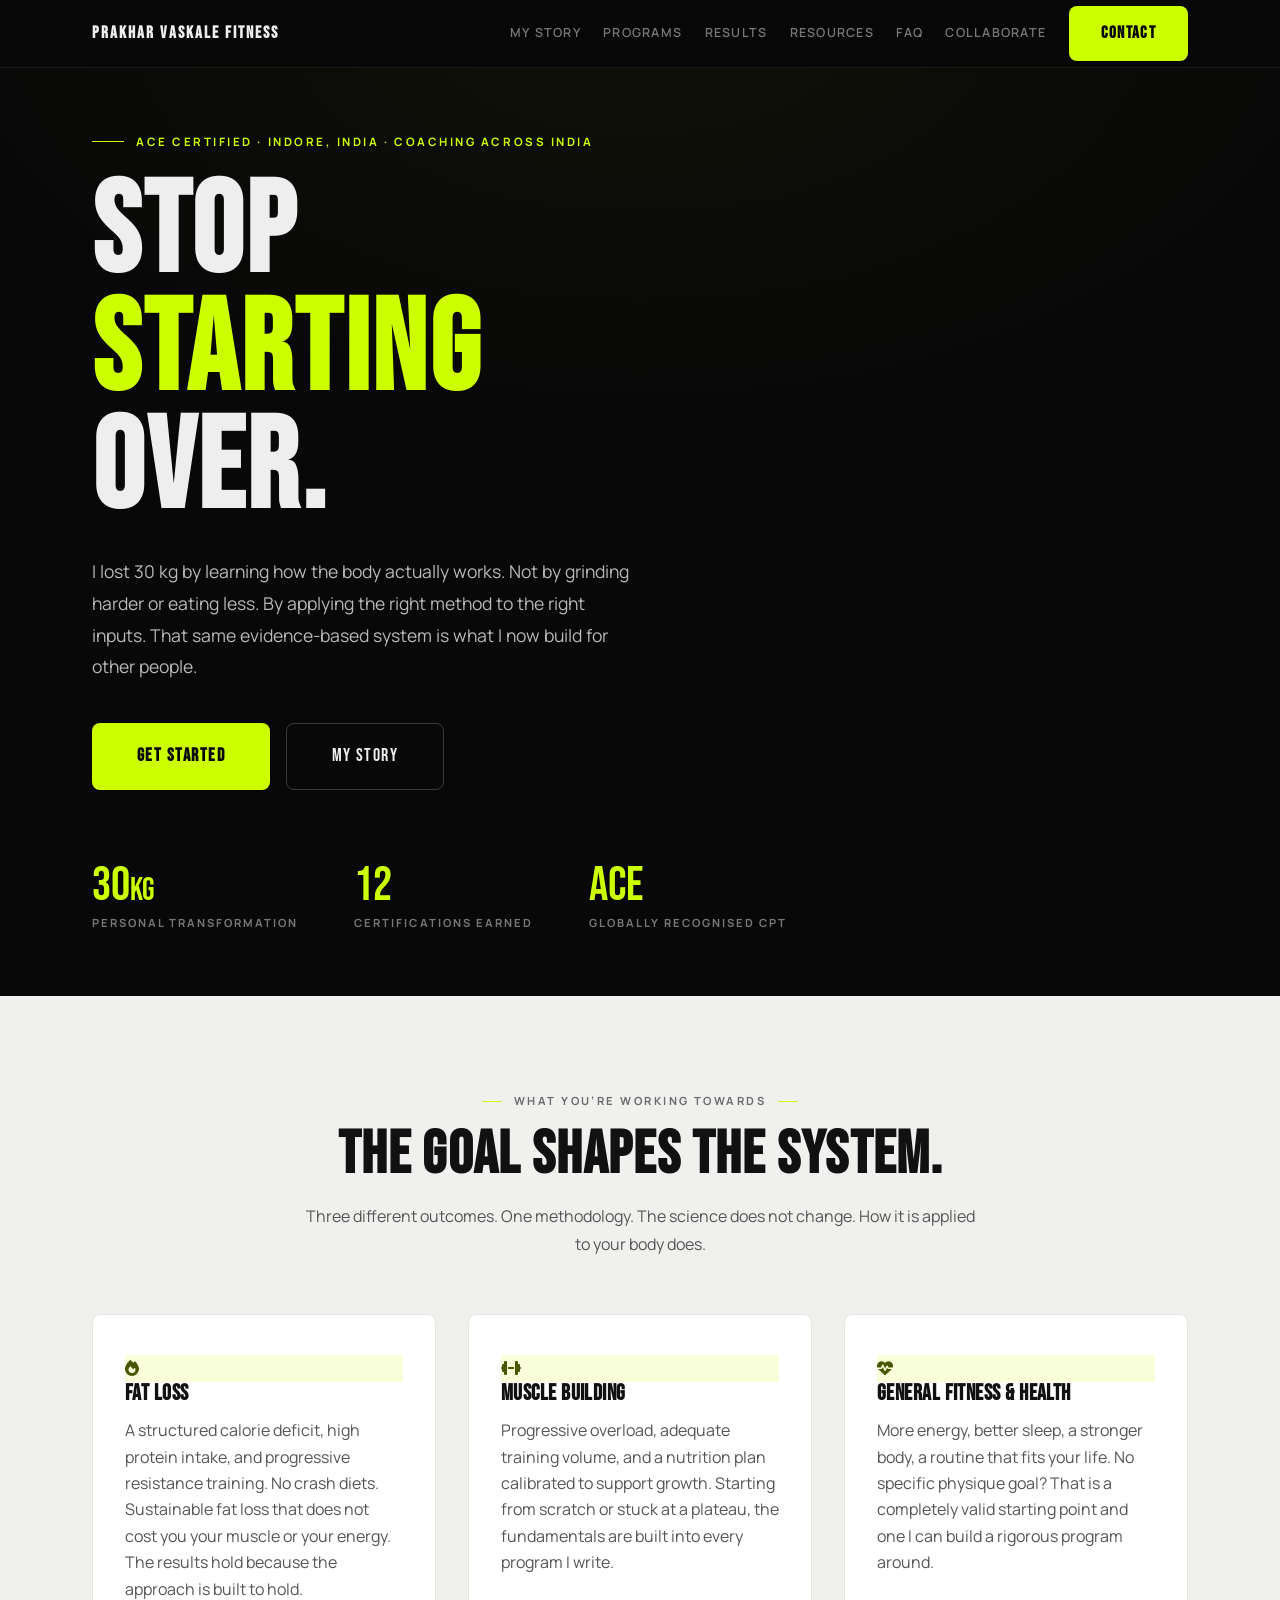
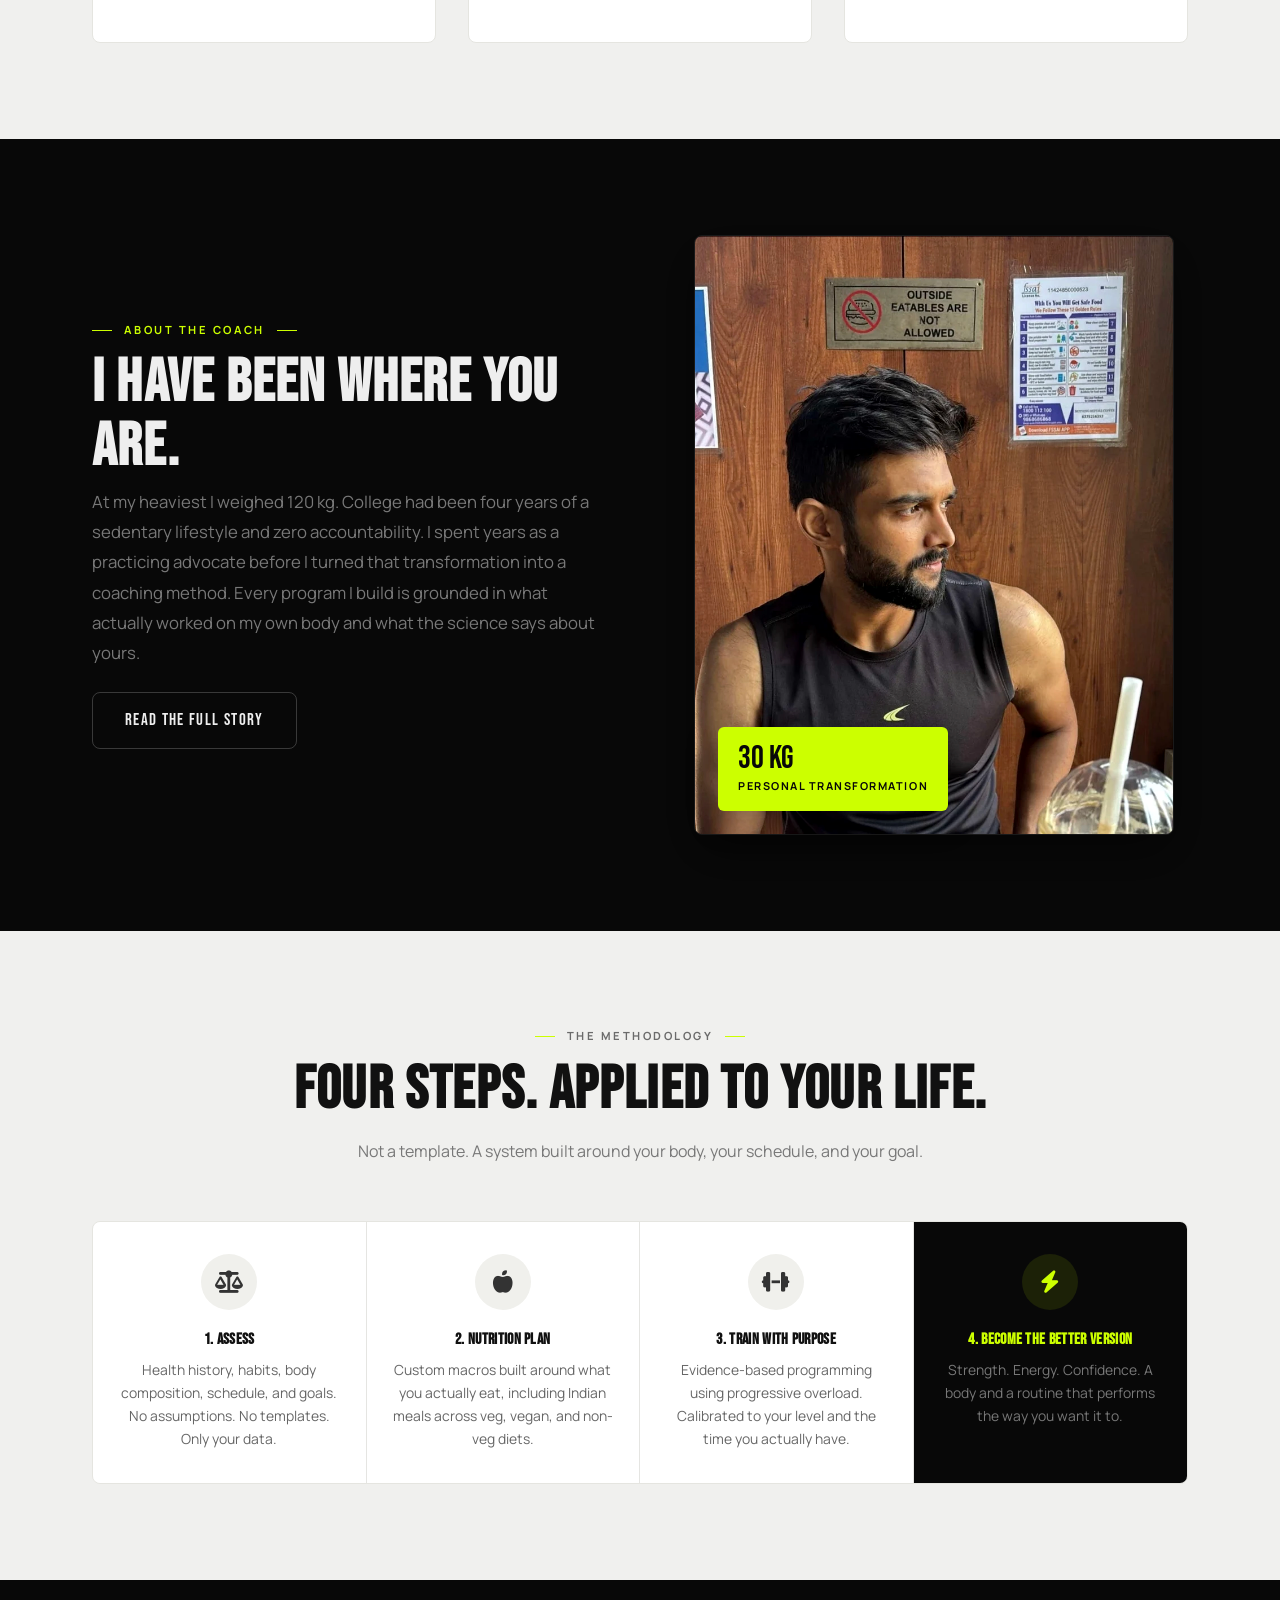
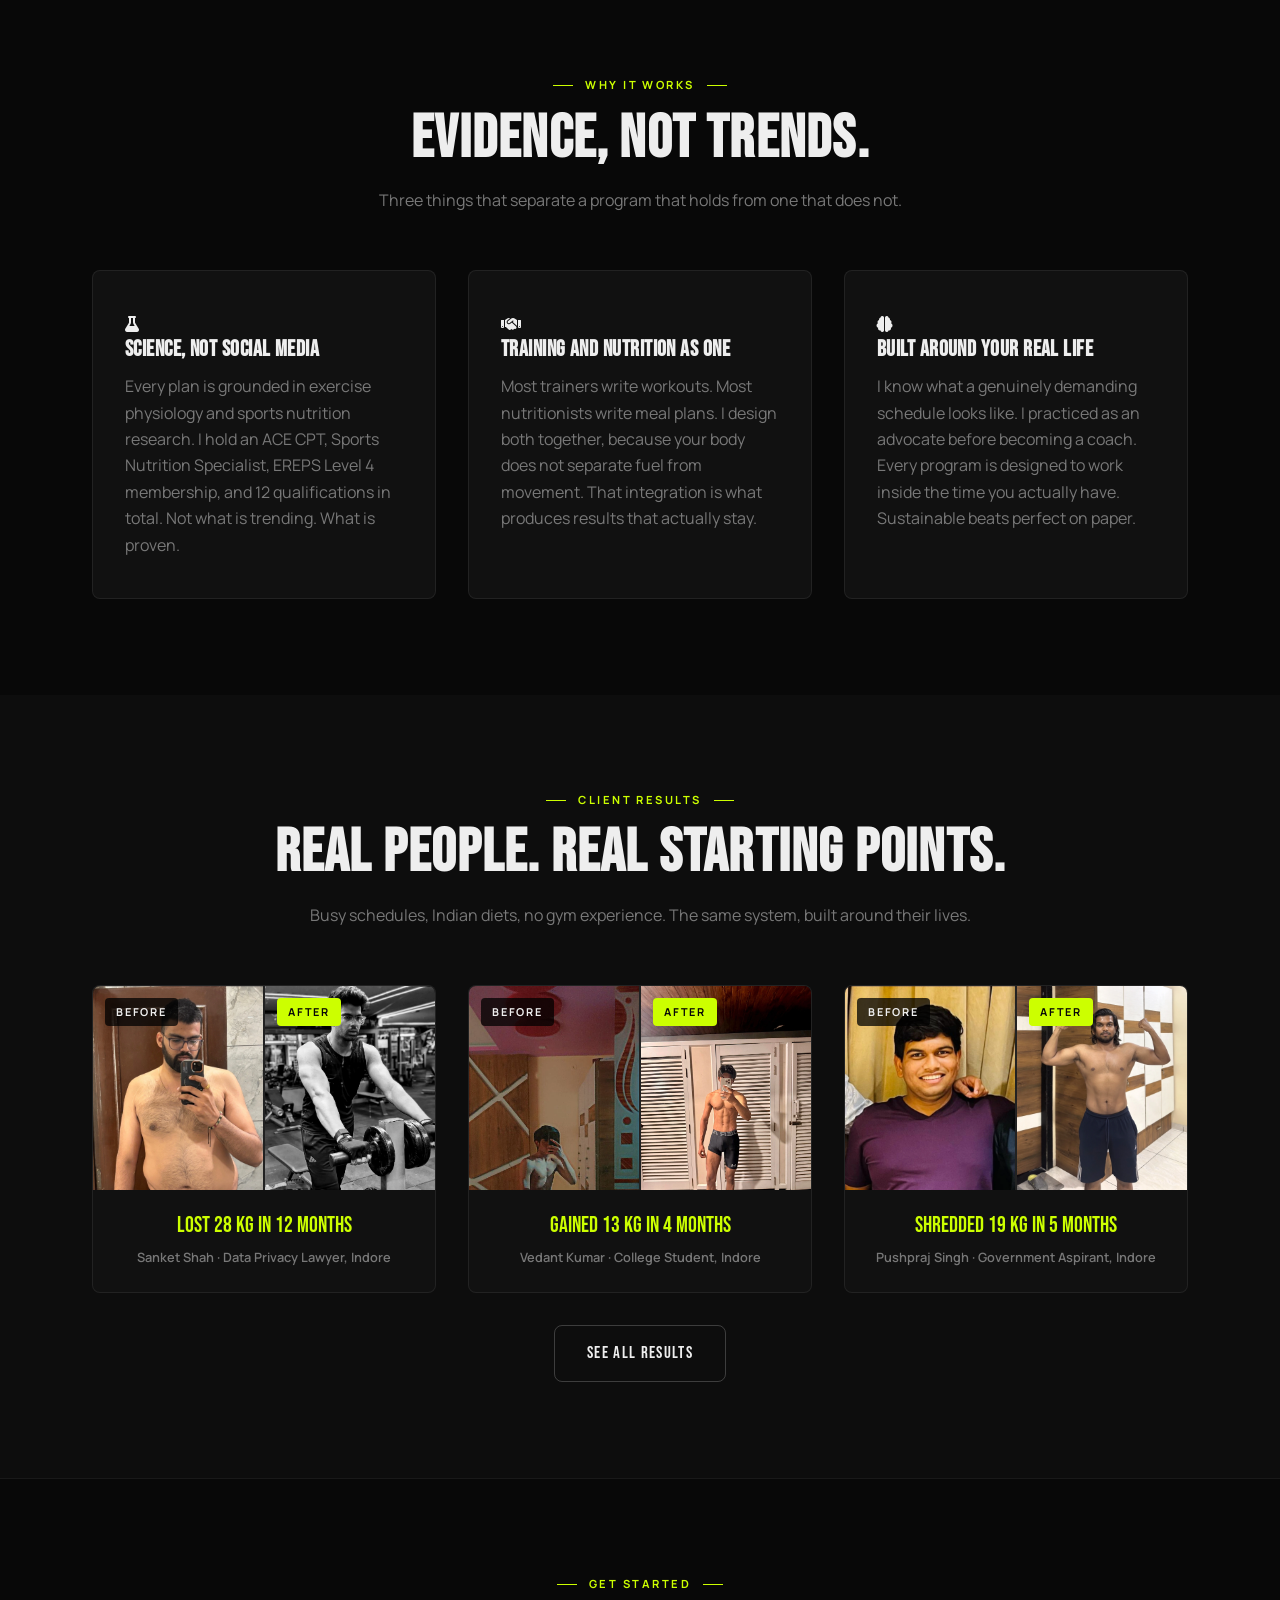
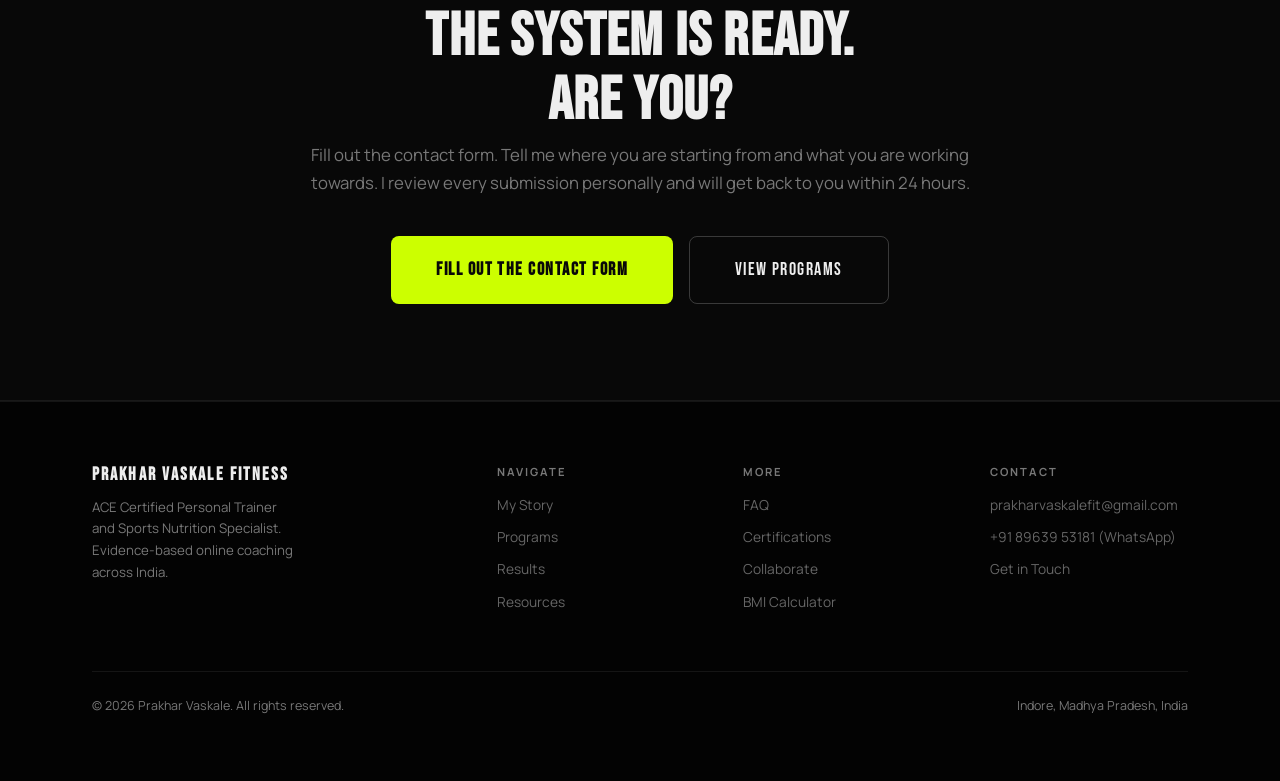
<file: index.html>
<!DOCTYPE html>
<html lang="en">
<head>
    <meta charset="UTF-8">
    <meta name="viewport" content="width=device-width, initial-scale=1.0">
    <title>Prakhar Vaskale Fitness | Online Personal Trainer & Nutrition Coach</title>
    <meta name="description" content="ACE Certified Personal Trainer and Sports Nutrition Specialist. Evidence-based online coaching for fat loss, muscle building, and general fitness. Based in Indore, coaching across India.">
    <link rel="preconnect" href="https://fonts.googleapis.com">
    <link rel="preconnect" href="https://fonts.gstatic.com" crossorigin>
    <link href="https://fonts.googleapis.com/css2?family=Bebas+Neue&family=Manrope:wght@400;500;600;700&display=swap" rel="stylesheet">
    <link rel="stylesheet" href="https://cdnjs.cloudflare.com/ajax/libs/font-awesome/6.4.0/css/all.min.css">
    <link rel="stylesheet" href="style.css">
</head>
<body>

    <nav class="navbar">
        <div class="nav-container">
            <a href="index.html" class="logo">PRAKHAR VASKALE FITNESS</a>
            <button class="nav-toggle" id="navToggle" aria-label="Toggle navigation" aria-expanded="false">
                <span></span><span></span><span></span>
            </button>
            <div class="nav-links" id="navLinks">
                <a href="story.html">My Story</a>
                <a href="programs.html">Programs</a>
                <a href="transformations.html">Results</a>
                <a href="resources.html">Resources</a>
                <a href="faq.html">FAQ</a>
                <a href="collaborations.html">Collaborate</a>
                <a href="contact.html" class="btn btn-accent">Contact</a>
            </div>
        </div>
    </nav>

    <header class="hero">
        <div class="hero-bg"></div>
        <div class="hero-noise"></div>
        <div class="hero-content">
            <p class="hero-eyebrow">ACE Certified &middot; Indore, India &middot; Coaching Across India</p>
            <h1 class="hero-title">
                STOP
                <em>STARTING</em>
                OVER.
            </h1>
            <p class="hero-desc">I lost 30 kg by learning how the body actually works. Not by grinding harder or eating less. By applying the right method to the right inputs. That same evidence-based system is what I now build for other people.</p>
            <div class="hero-buttons">
                <a href="contact.html" class="btn btn-accent btn-large">Get Started</a>
                <a href="story.html" class="btn btn-outline btn-large">My Story</a>
            </div>
            <div class="hero-stats">
                <div>
                    <div class="hero-stat-number">30<span style="font-size:2rem;">KG</span></div>
                    <div class="hero-stat-label">Personal transformation</div>
                </div>
                <div>
                    <div class="hero-stat-number">12</div>
                    <div class="hero-stat-label">Certifications earned</div>
                </div>
                <div>
                    <div class="hero-stat-number">ACE</div>
                    <div class="hero-stat-label">Globally recognised CPT</div>
                </div>
            </div>
        </div>
    </header>

    <section class="section light-section">
        <div class="container">
            <div class="text-center mb-12">
                <p class="eyebrow" style="color:#6b6b6b;">What you&rsquo;re working towards</p>
                <h2 class="section-title text-dark">The Goal Shapes the System.</h2>
                <p class="section-subtitle text-dark mt-4 max-w-2xl mx-auto" style="color:#555;">Three different outcomes. One methodology. The science does not change. How it is applied to your body does.</p>
            </div>
            <div class="grid-3">
                <div class="feature-card" style="background:#fff;border:1px solid #e5e5e0;">
                    <div class="icon-circle" style="background:rgba(204,255,0,0.15);color:#4a5500;"><i class="fa-solid fa-fire"></i></div>
                    <h3 class="mb-4" style="color:var(--text-dark);">Fat Loss</h3>
                    <p style="color:#555;">A structured calorie deficit, high protein intake, and progressive resistance training. No crash diets. Sustainable fat loss that does not cost you your muscle or your energy. The results hold because the approach is built to hold.</p>
                </div>
                <div class="feature-card" style="background:#fff;border:1px solid #e5e5e0;">
                    <div class="icon-circle" style="background:rgba(204,255,0,0.15);color:#4a5500;"><i class="fa-solid fa-dumbbell"></i></div>
                    <h3 class="mb-4" style="color:var(--text-dark);">Muscle Building</h3>
                    <p style="color:#555;">Progressive overload, adequate training volume, and a nutrition plan calibrated to support growth. Starting from scratch or stuck at a plateau, the fundamentals are built into every program I write.</p>
                </div>
                <div class="feature-card" style="background:#fff;border:1px solid #e5e5e0;">
                    <div class="icon-circle" style="background:rgba(204,255,0,0.15);color:#4a5500;"><i class="fa-solid fa-heart-pulse"></i></div>
                    <h3 class="mb-4" style="color:var(--text-dark);">General Fitness &amp; Health</h3>
                    <p style="color:#555;">More energy, better sleep, a stronger body, a routine that fits your life. No specific physique goal? That is a completely valid starting point and one I can build a rigorous program around.</p>
                </div>
            </div>
        </div>
    </section>

    <section class="section dark-section">
        <div class="container">
            <div style="display:grid;grid-template-columns:repeat(auto-fit,minmax(320px,1fr));gap:5rem;align-items:center;">
                <div>
                    <p class="eyebrow" style="justify-content:flex-start;">About the coach</p>
                    <h2 class="section-title mb-6">I Have Been Where You Are.</h2>
                    <p class="text-muted mb-6" style="font-size:1.05rem;line-height:1.8;">At my heaviest I weighed 120 kg. College had been four years of a sedentary lifestyle and zero accountability. I spent years as a practicing advocate before I turned that transformation into a coaching method. Every program I build is grounded in what actually worked on my own body and what the science says about yours.</p>
                    <a href="story.html" class="btn btn-outline">Read the Full Story</a>
                </div>
                <div class="coach-photo-wrap">
                    <img src="images/prakhar/main.webp" alt="Prakhar Vaskale, ACE Certified Personal Trainer" class="coach-photo">
                    <div class="coach-photo-badge">
                        <span class="coach-badge-num">30 KG</span>
                        <span class="coach-badge-lbl">Personal transformation</span>
                    </div>
                </div>
            </div>
        </div>
    </section>

    <section class="section light-section">
        <div class="container">
            <div class="text-center mb-12">
                <p class="eyebrow" style="color:#6b6b6b;">The methodology</p>
                <h2 class="section-title text-dark">Four Steps. Applied to Your Life.</h2>
                <p class="section-subtitle text-dark mt-4">Not a template. A system built around your body, your schedule, and your goal.</p>
            </div>
            <div class="flowchart" style="border:1px solid #e5e5e0;border-radius:8px;overflow:hidden;">
                <div class="flow-step">
                    <div class="flow-icon"><i class="fa-solid fa-scale-balanced"></i></div>
                    <h4>1. Assess</h4>
                    <p>Health history, habits, body composition, schedule, and goals. No assumptions. No templates. Only your data.</p>
                </div>
                <div class="flow-step">
                    <div class="flow-icon"><i class="fa-solid fa-apple-whole"></i></div>
                    <h4>2. Nutrition Plan</h4>
                    <p>Custom macros built around what you actually eat, including Indian meals across veg, vegan, and non-veg diets.</p>
                </div>
                <div class="flow-step">
                    <div class="flow-icon"><i class="fa-solid fa-dumbbell"></i></div>
                    <h4>3. Train with Purpose</h4>
                    <p>Evidence-based programming using progressive overload. Calibrated to your level and the time you actually have.</p>
                </div>
                <div class="flow-step highlight">
                    <div class="flow-icon"><i class="fa-solid fa-bolt"></i></div>
                    <h4>4. Become the Better Version</h4>
                    <p>Strength. Energy. Confidence. A body and a routine that performs the way you want it to.</p>
                </div>
            </div>
        </div>
    </section>

    <section class="section dark-section">
        <div class="container">
            <div class="text-center mb-12">
                <p class="eyebrow">Why it works</p>
                <h2 class="section-title">Evidence, Not Trends.</h2>
                <p class="section-subtitle mt-4 max-w-2xl mx-auto">Three things that separate a program that holds from one that does not.</p>
            </div>
            <div class="grid-3">
                <div class="feature-card">
                    <div class="icon-circle"><i class="fa-solid fa-flask"></i></div>
                    <h3 class="mb-4">Science, Not Social Media</h3>
                    <p class="text-muted">Every plan is grounded in exercise physiology and sports nutrition research. I hold an ACE CPT, Sports Nutrition Specialist, EREPS Level 4 membership, and 12 qualifications in total. Not what is trending. What is proven.</p>
                </div>
                <div class="feature-card">
                    <div class="icon-circle"><i class="fa-solid fa-handshake"></i></div>
                    <h3 class="mb-4">Training and Nutrition as One</h3>
                    <p class="text-muted">Most trainers write workouts. Most nutritionists write meal plans. I design both together, because your body does not separate fuel from movement. That integration is what produces results that actually stay.</p>
                </div>
                <div class="feature-card">
                    <div class="icon-circle"><i class="fa-solid fa-brain"></i></div>
                    <h3 class="mb-4">Built Around Your Real Life</h3>
                    <p class="text-muted">I know what a genuinely demanding schedule looks like. I practiced as an advocate before becoming a coach. Every program is designed to work inside the time you actually have. Sustainable beats perfect on paper.</p>
                </div>
            </div>
        </div>
    </section>

    <section class="section darker-section">
        <div class="container">
            <div class="text-center mb-12">
                <p class="eyebrow">Client results</p>
                <h2 class="section-title">Real People. Real Starting Points.</h2>
                <p class="section-subtitle mt-4">Busy schedules, Indian diets, no gym experience. The same system, built around their lives.</p>
            </div>
            <div class="grid-3">
                <div class="transformation-card compact">
                    <div class="ba-images">
                        <div class="ba-img">
                            <img src="images/testimonials/sanket-before.webp" alt="Sanket before" loading="lazy">
                            <span class="ba-label">Before</span>
                        </div>
                        <div class="ba-img">
                            <img src="images/testimonials/sanket-after.webp" alt="Sanket after 28 kg loss" loading="lazy">
                            <span class="ba-label ba-label-after">After</span>
                        </div>
                    </div>
                    <div class="ba-body">
                        <p class="ba-headline">Lost 28 kg in 12 Months</p>
                        <p class="ba-person">Sanket Shah &middot; Data Privacy Lawyer, Indore</p>
                    </div>
                </div>
                <div class="transformation-card compact">
                    <div class="ba-images">
                        <div class="ba-img">
                            <img src="images/testimonials/vedant-before.webp" alt="Vedant before" loading="lazy">
                            <span class="ba-label">Before</span>
                        </div>
                        <div class="ba-img">
                            <img src="images/testimonials/vedant-after.webp" alt="Vedant after 13 kg gain" loading="lazy">
                            <span class="ba-label ba-label-after">After</span>
                        </div>
                    </div>
                    <div class="ba-body">
                        <p class="ba-headline">Gained 13 kg in 4 Months</p>
                        <p class="ba-person">Vedant Kumar &middot; College Student, Indore</p>
                    </div>
                </div>
                <div class="transformation-card compact">
                    <div class="ba-images">
                        <div class="ba-img">
                            <img src="images/testimonials/pushpraj-before.webp" alt="Pushpraj before" loading="lazy">
                            <span class="ba-label">Before</span>
                        </div>
                        <div class="ba-img">
                            <img src="images/testimonials/pushpraj-after.webp" alt="Pushpraj after 19 kg loss" loading="lazy">
                            <span class="ba-label ba-label-after">After</span>
                        </div>
                    </div>
                    <div class="ba-body">
                        <p class="ba-headline">Shredded 19 kg in 5 Months</p>
                        <p class="ba-person">Pushpraj Singh &middot; Government Aspirant, Indore</p>
                    </div>
                </div>
            </div>
            <div class="text-center mt-8">
                <a href="transformations.html" class="btn btn-outline">See All Results</a>
            </div>
        </div>
    </section>

    <section class="section dark-section text-center border-y">
        <div class="container">
            <p class="eyebrow">Get started</p>
            <h2 class="section-title mb-6">The System Is Ready.<br>Are You?</h2>
            <p class="text-muted mb-10 max-w-2xl mx-auto" style="font-size:1.05rem;">Fill out the contact form. Tell me where you are starting from and what you are working towards. I review every submission personally and will get back to you within 24 hours.</p>
            <div style="display:flex;gap:1rem;justify-content:center;flex-wrap:wrap;">
                <a href="contact.html" class="btn btn-accent btn-large">Fill Out the Contact Form</a>
                <a href="programs.html" class="btn btn-outline btn-large">View Programs</a>
            </div>
        </div>
    </section>

    <footer class="footer">
        <div class="container">
            <div class="footer-grid">
                <div>
                    <div class="logo footer-logo">PRAKHAR VASKALE FITNESS</div>
                    <p class="footer-tagline">ACE Certified Personal Trainer and Sports Nutrition Specialist. Evidence-based online coaching across India.</p>
                </div>
                <div class="footer-col">
                    <h4>Navigate</h4>
                    <a href="story.html">My Story</a>
                    <a href="programs.html">Programs</a>
                    <a href="transformations.html">Results</a>
                    <a href="resources.html">Resources</a>
                </div>
                <div class="footer-col">
                    <h4>More</h4>
                    <a href="faq.html">FAQ</a>
                    <a href="certifications.html">Certifications</a>
                    <a href="collaborations.html">Collaborate</a>
                    <a href="calculator.html">BMI Calculator</a>
                </div>
                <div class="footer-col">
                    <h4>Contact</h4>
                    <a href="mailto:prakharvaskalefit@gmail.com">prakharvaskalefit@gmail.com</a>
                    <a href="https://wa.me/918963953181" target="_blank" rel="noopener">+91 89639 53181 (WhatsApp)</a>
                    <a href="contact.html">Get in Touch</a>
                </div>
            </div>
            <div class="footer-bottom">
                <span>&copy; 2026 Prakhar Vaskale. All rights reserved.</span>
                <span>Indore, Madhya Pradesh, India</span>
            </div>
        </div>
    </footer>

    <script>
    /* Nav Master Script */
    document.addEventListener('DOMContentLoaded', function() {
        var nav = document.querySelector('.navbar');
        var lastY = 0, ticking = false;
        
        window.addEventListener('scroll', function() {
            if (!ticking) {
                window.requestAnimationFrame(function() {
                    var y = window.scrollY;
                    if (y > lastY && y > 90) { nav.classList.add('nav-up'); }
                    else { nav.classList.remove('nav-up'); }
                    nav.classList.toggle('nav-scrolled', y > 12);
                    lastY = y; ticking = false;
                });
                ticking = true;
            }
        }, { passive: true });

        var t = document.getElementById('navToggle');
        var l = document.getElementById('navLinks');
        
        if (t && l) {
            t.addEventListener('click', function(e) {
                e.stopPropagation();
                var isOpen = l.classList.contains('open');
                if (isOpen) {
                    l.classList.remove('open');
                    t.classList.remove('open');
                    t.setAttribute('aria-expanded', 'false');
                } else {
                    l.classList.add('open');
                    t.classList.add('open');
                    t.setAttribute('aria-expanded', 'true');
                }
            });

            l.querySelectorAll('a').forEach(function(a) {
                a.addEventListener('click', function() {
                    l.classList.remove('open');
                    t.classList.remove('open');
                    t.setAttribute('aria-expanded', 'false');
                });
            });

            document.addEventListener('click', function(e) {
                if (l.classList.contains('open') && !t.contains(e.target) && !l.contains(e.target)) {
                    l.classList.remove('open');
                    t.classList.remove('open');
                    t.setAttribute('aria-expanded', 'false');
                }
            });
        }
    });
    </script>
</body>
</html>
</file>
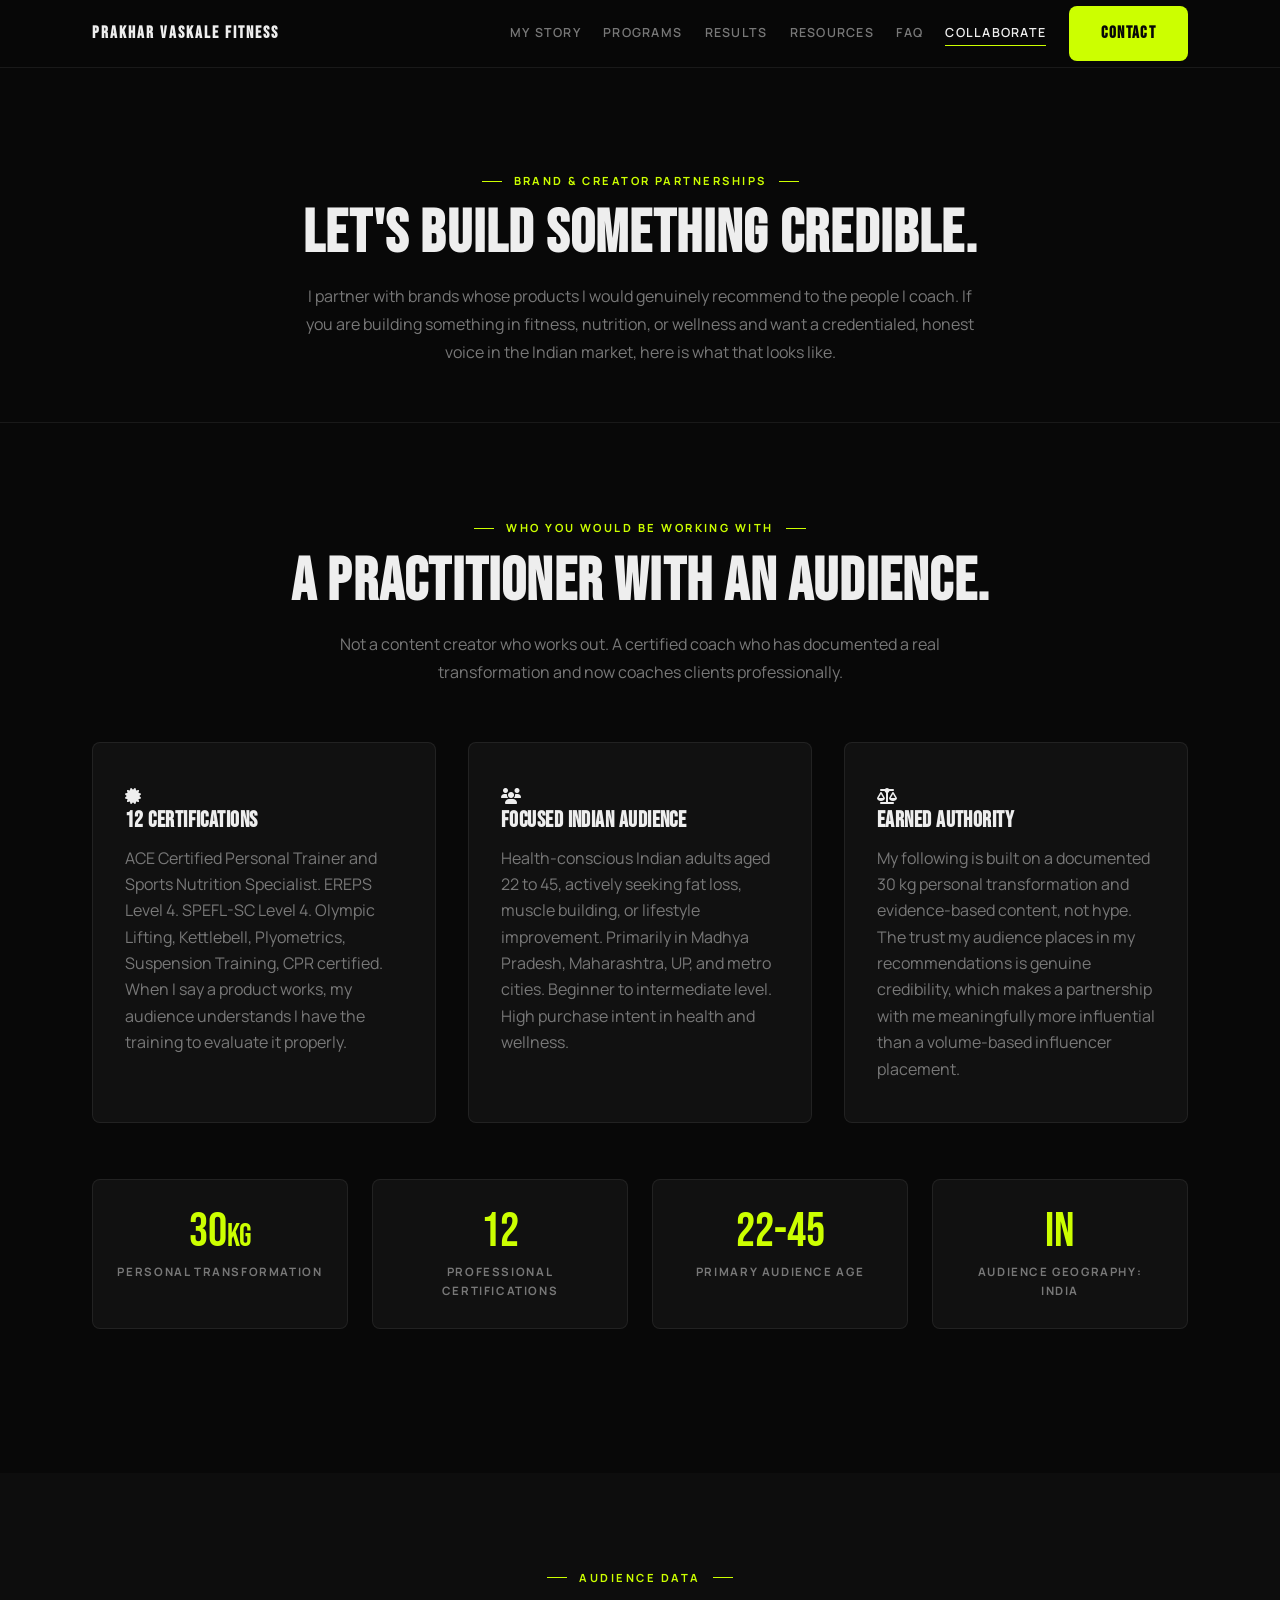
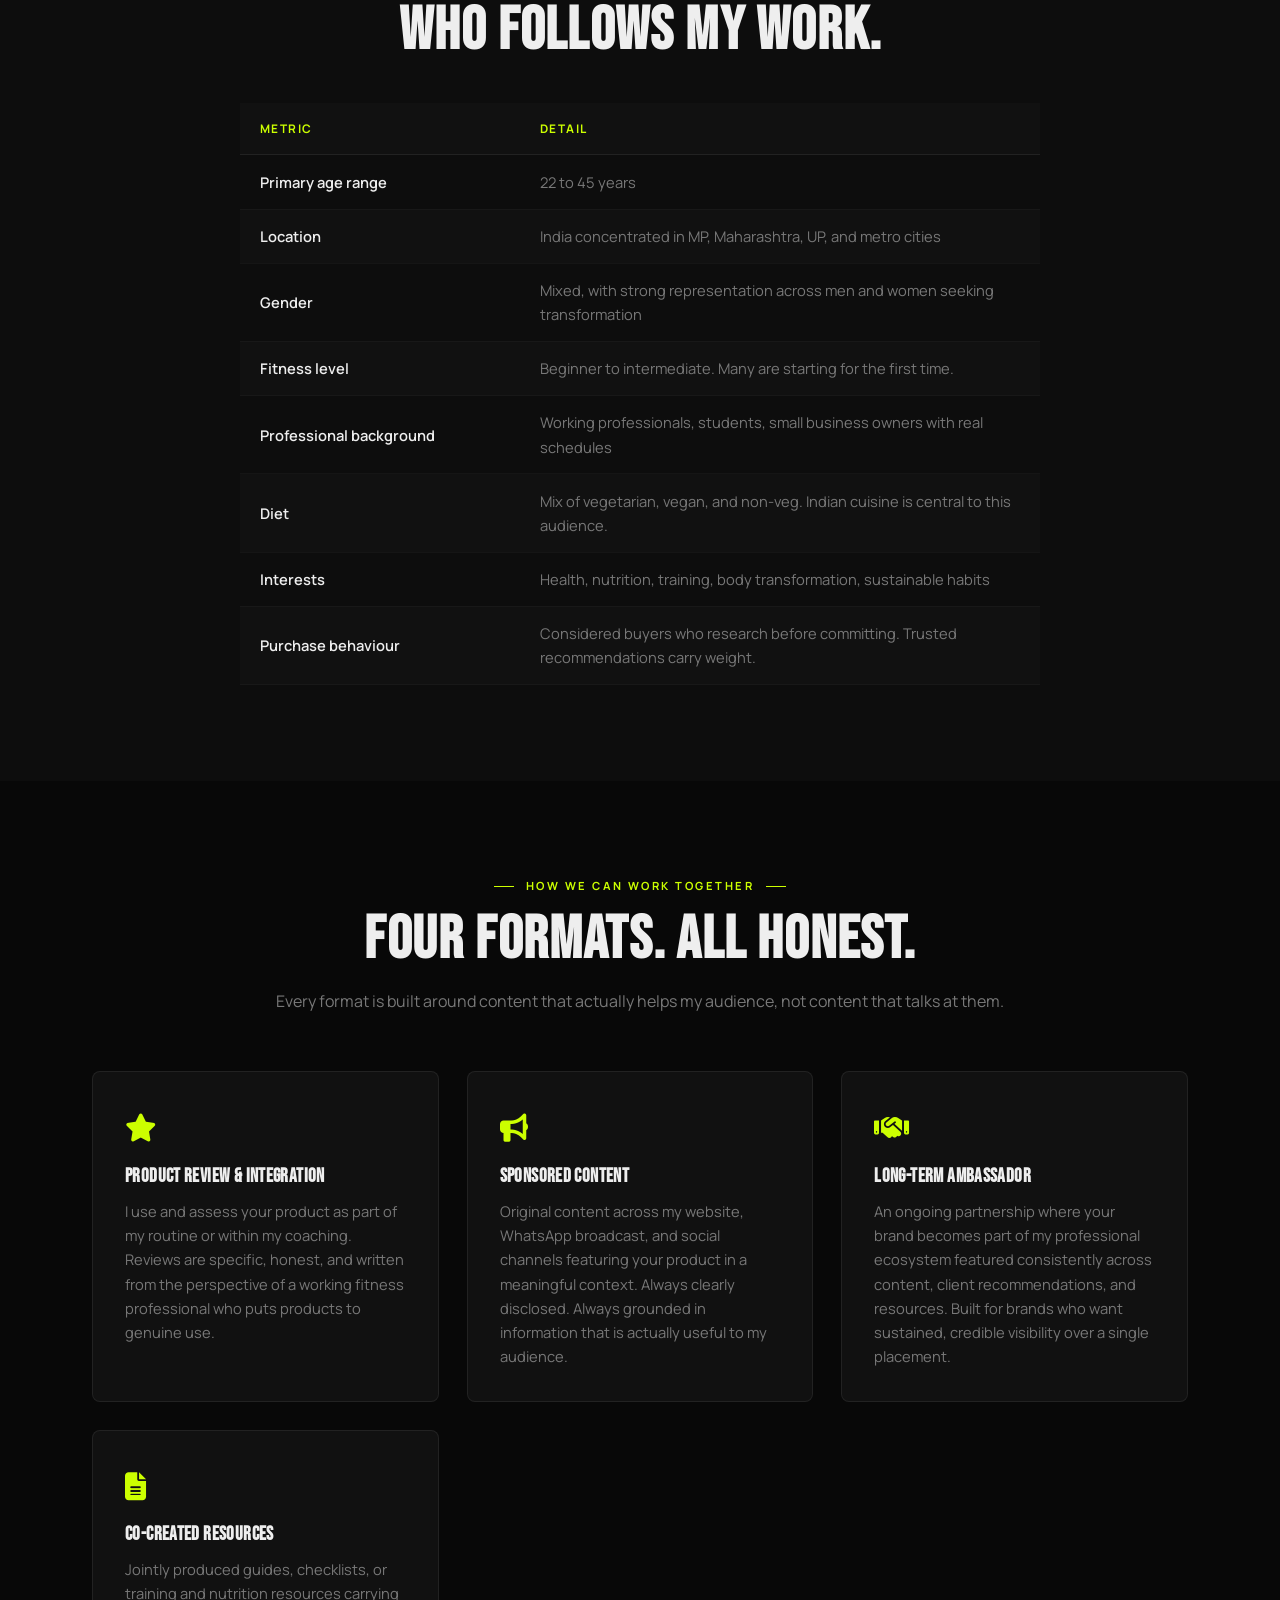
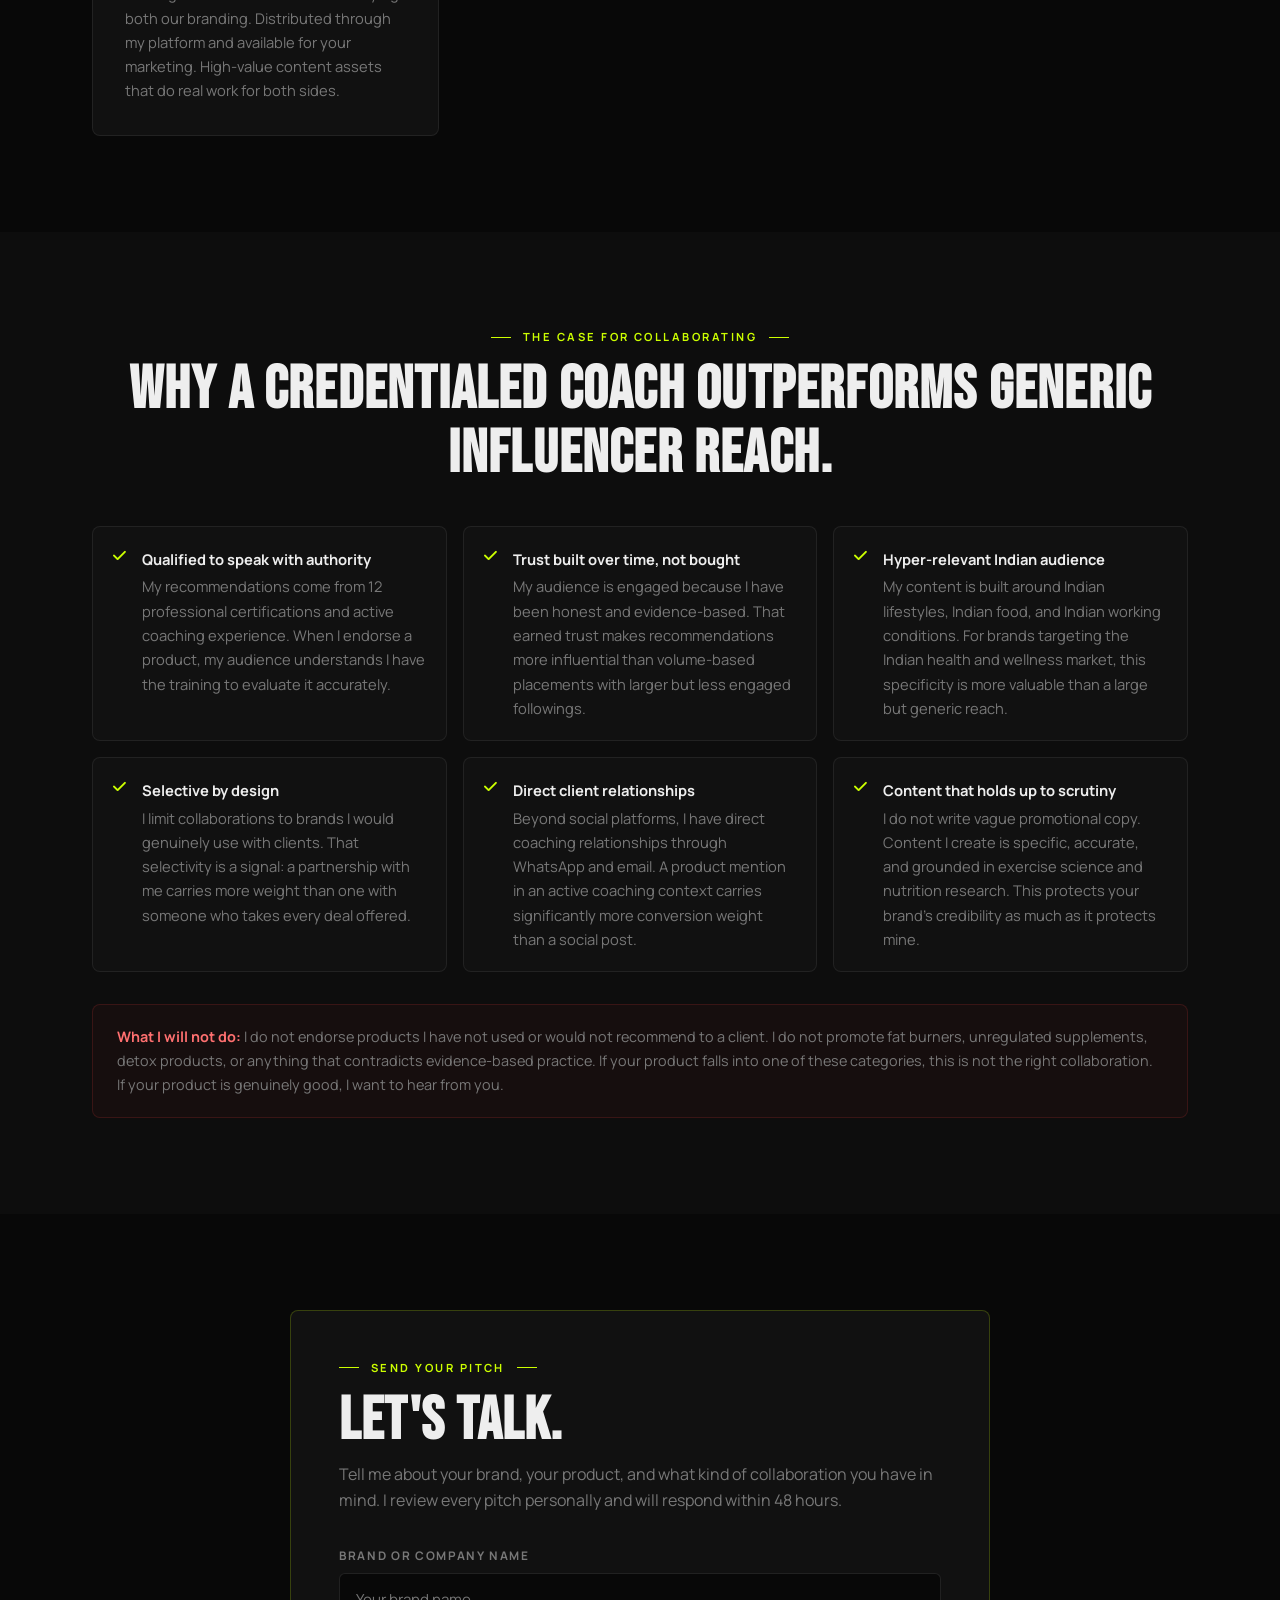
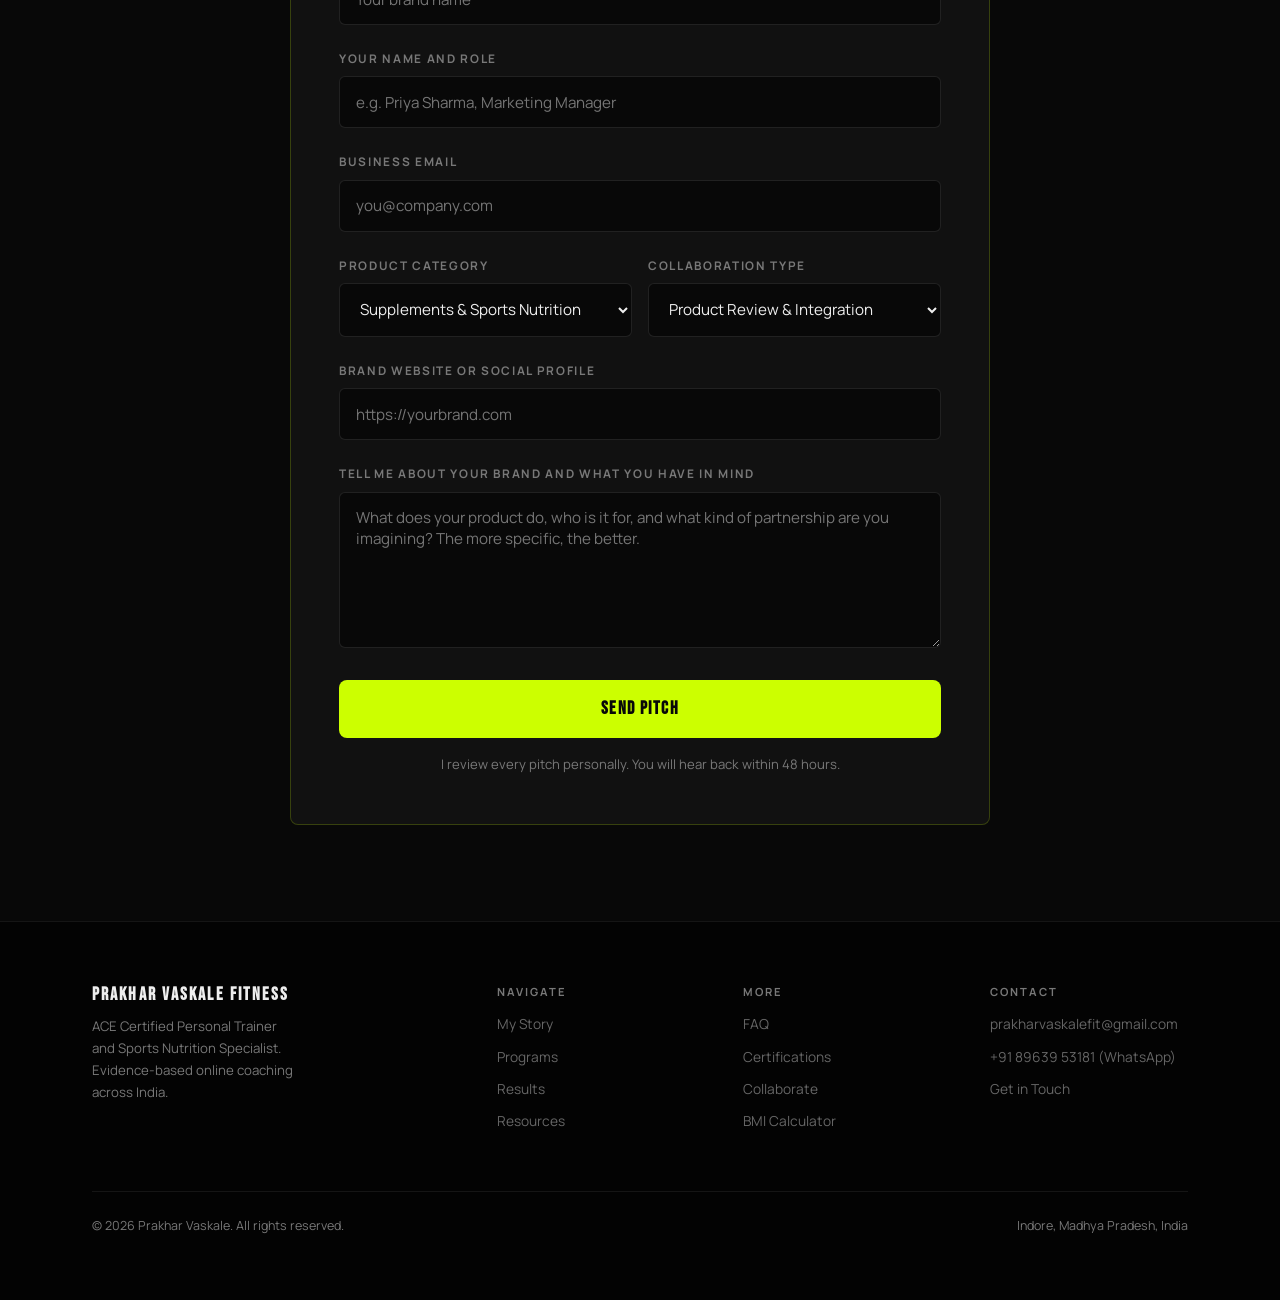
<file: brands.html>
<!DOCTYPE html>
<html lang="en">
<head>
    <meta charset="UTF-8">
    <meta name="viewport" content="width=device-width, initial-scale=1.0">
    <title>Collaborate | Prakhar Vaskale Fitness</title>
    <meta http-equiv="refresh" content="0;url=collaborations.html">
    <link rel="canonical" href="collaborations.html">
</head>
<body>
    <p>Redirecting to <a href="collaborations.html">collaborations page</a>...</p>
    <script>window.location.replace('collaborations.html');</script>
    <script>
    document.addEventListener('DOMContentLoaded', function() {
        // Navigation Scroll Behavior
        var nav = document.querySelector('.navbar');
        var lastY = 0, ticking = false;
        
        window.addEventListener('scroll', function() {
            if (!ticking) {
                window.requestAnimationFrame(function() {
                    var y = window.scrollY;
                    if (y > lastY && y > 90) { nav.classList.add('nav-up'); }
                    else { nav.classList.remove('nav-up'); }
                    nav.classList.toggle('nav-scrolled', y > 12);
                    lastY = y; ticking = false;
                });
                ticking = true;
            }
        }, { passive: true });

        // Mobile Hamburger Toggle
        var t = document.getElementById('navToggle');
        var l = document.getElementById('navLinks');
        
        if (t && l) {
            t.addEventListener('click', function(e) {
                e.stopPropagation();
                var isOpen = l.classList.contains('open');
                if (isOpen) {
                    l.classList.remove('open');
                    t.classList.remove('open');
                    t.setAttribute('aria-expanded', 'false');
                } else {
                    l.classList.add('open');
                    t.classList.add('open');
                    t.setAttribute('aria-expanded', 'true');
                }
            });

            l.querySelectorAll('a').forEach(function(a) {
                a.addEventListener('click', function() {
                    l.classList.remove('open');
                    t.classList.remove('open');
                    t.setAttribute('aria-expanded', 'false');
                });
            });

            document.addEventListener('click', function(e) {
                if (l.classList.contains('open') && !t.contains(e.target) && !l.contains(e.target)) {
                    l.classList.remove('open');
                    t.classList.remove('open');
                    t.setAttribute('aria-expanded', 'false');
                }
            });
        }

        // FAQ Dropdown Toggle
        var faqBtns = document.querySelectorAll('.faq-question-btn');
        if (faqBtns.length > 0) {
            faqBtns.forEach(function(btn) {
                btn.addEventListener('click', function() {
                    var expanded = this.getAttribute('aria-expanded') === 'true';
                    this.setAttribute('aria-expanded', !expanded);
                    var answer = this.nextElementSibling;
                    if (answer && answer.classList.contains('faq-answer')) {
                        if (!expanded) {
                            answer.classList.add('open');
                        } else {
                            answer.classList.remove('open');
                        }
                    }
                });
            });
        }
    });
    </script>
</body>
</html>
</file>
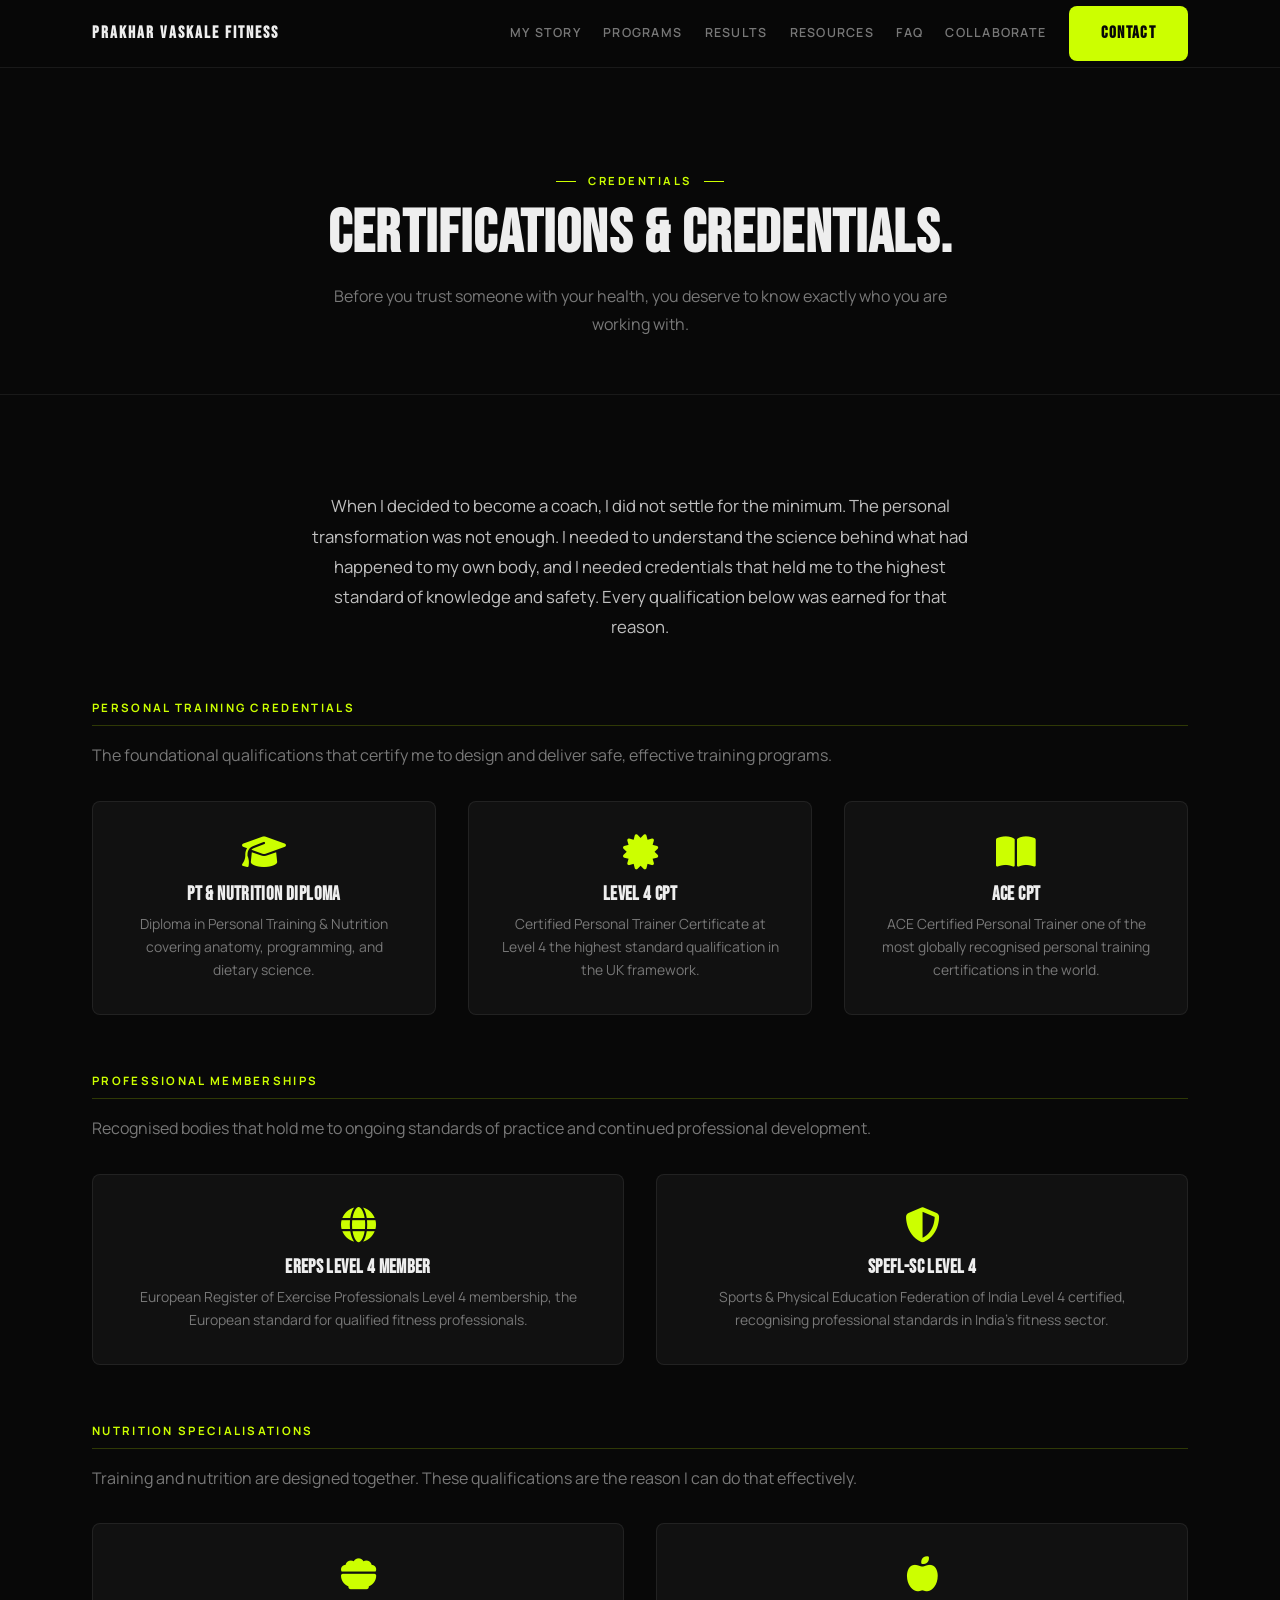
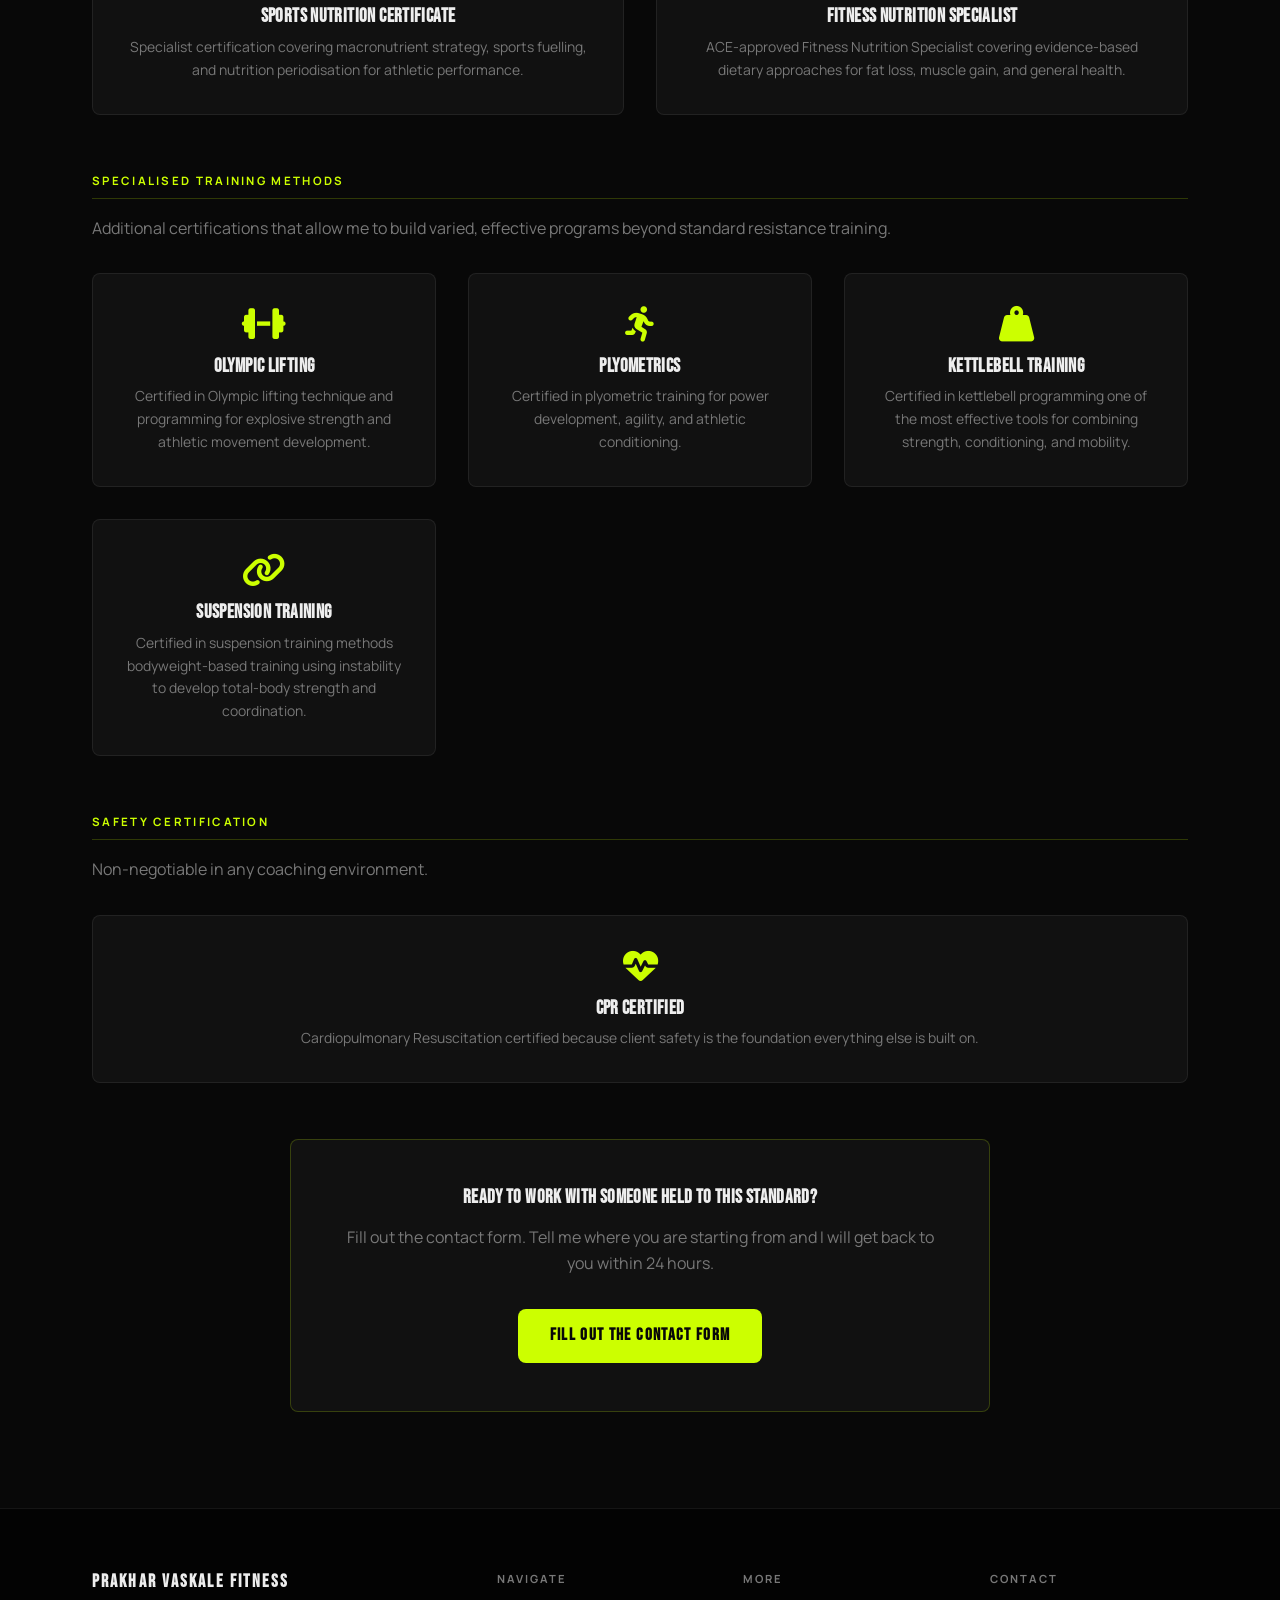
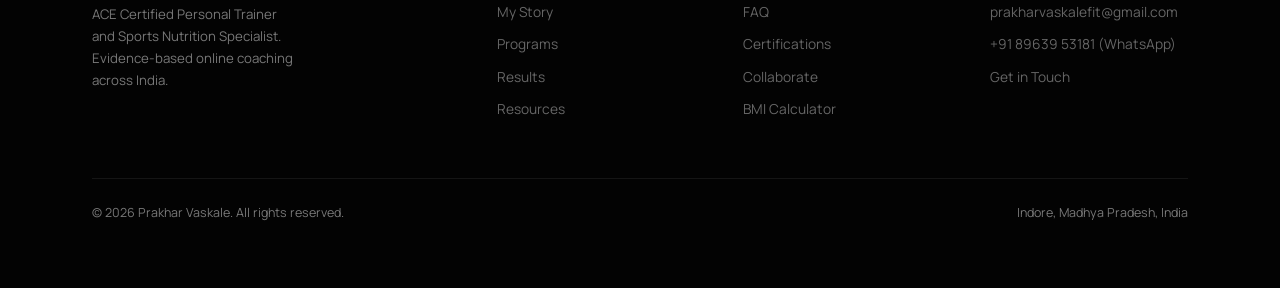
<file: certifications.html>
<!DOCTYPE html>
<html lang="en">
<head>
    <meta charset="UTF-8">
    <meta name="viewport" content="width=device-width, initial-scale=1.0">
    <title>Certifications | Prakhar Vaskale Fitness</title>
    <meta name="description" content="Credentials and certifications of Prakhar Vaskale   ACE Certified Personal Trainer, Sports Nutrition Specialist, EREPS Level 4 member, and more.">
    <link rel="preconnect" href="https://fonts.googleapis.com">
    <link rel="preconnect" href="https://fonts.gstatic.com" crossorigin>
    <link href="https://fonts.googleapis.com/css2?family=Bebas+Neue&family=Manrope:wght@400;500;600;700&display=swap" rel="stylesheet">
    <link rel="stylesheet" href="https://cdnjs.cloudflare.com/ajax/libs/font-awesome/6.4.0/css/all.min.css">
    <link rel="stylesheet" href="style.css">
</head>
<body>

    <nav class="navbar">
        <div class="nav-container">
            <a href="index.html" class="logo">PRAKHAR VASKALE FITNESS</a>
            <button class="nav-toggle" id="navToggle" aria-label="Toggle navigation" aria-expanded="false">
                <span></span><span></span><span></span>
            </button>
            <div class="nav-links" id="navLinks">
                <a href="story.html">My Story</a>
                <a href="programs.html">Programs</a>
                <a href="transformations.html">Results</a>
                <a href="resources.html">Resources</a>
                <a href="faq.html">FAQ</a>
                <a href="collaborations.html">Collaborate</a>
                <a href="contact.html" class="btn btn-accent">Contact</a>
            </div>
        </div>
    </nav>

    <header class="page-header">
        <div class="container">
            <p class="eyebrow">Credentials</p>
            <h1 class="section-title">Certifications &amp; Credentials.</h1>
            <p class="section-subtitle max-w-2xl mx-auto mt-4">Before you trust someone with your health, you deserve to know exactly who you are working with.</p>
        </div>
    </header>

    <main class="section dark-section">
        <div class="container">

            <div class="text-center max-w-2xl mx-auto mb-12">
                <p style="font-size:1.05rem;color:#c0c0c0;line-height:1.8;">When I decided to become a coach, I did not settle for the minimum. The personal transformation was not enough. I needed to understand the science behind what had happened to my own body, and I needed credentials that held me to the highest standard of knowledge and safety. Every qualification below was earned for that reason.</p>
            </div>

            <div class="mb-12">
                <p class="faq-section-title" style="margin-top:0;">Personal Training Credentials</p>
                <p class="text-muted mb-8">The foundational qualifications that certify me to design and deliver safe, effective training programs.</p>
                <div class="grid-3">
                    <div class="cert-card">
                        <i class="fa-solid fa-graduation-cap"></i>
                        <h3>PT &amp; Nutrition Diploma</h3>
                        <p>Diploma in Personal Training &amp; Nutrition covering anatomy, programming, and dietary science.</p>
                    </div>
                    <div class="cert-card">
                        <i class="fa-solid fa-certificate"></i>
                        <h3>Level 4 CPT</h3>
                        <p>Certified Personal Trainer Certificate at Level 4   the highest standard qualification in the UK framework.</p>
                    </div>
                    <div class="cert-card">
                        <i class="fa-solid fa-book-open"></i>
                        <h3>ACE CPT</h3>
                        <p>ACE Certified Personal Trainer   one of the most globally recognised personal training certifications in the world.</p>
                    </div>
                </div>
            </div>

            <div class="mb-12">
                <p class="faq-section-title">Professional Memberships</p>
                <p class="text-muted mb-8">Recognised bodies that hold me to ongoing standards of practice and continued professional development.</p>
                <div class="grid-3">
                    <div class="cert-card">
                        <i class="fa-solid fa-globe"></i>
                        <h3>EREPS Level 4 Member</h3>
                        <p>European Register of Exercise Professionals   Level 4 membership, the European standard for qualified fitness professionals.</p>
                    </div>
                    <div class="cert-card">
                        <i class="fa-solid fa-shield-halved"></i>
                        <h3>SPEFL-SC Level 4</h3>
                        <p>Sports &amp; Physical Education Federation of India   Level 4 certified, recognising professional standards in India's fitness sector.</p>
                    </div>
                </div>
            </div>

            <div class="mb-12">
                <p class="faq-section-title">Nutrition Specialisations</p>
                <p class="text-muted mb-8">Training and nutrition are designed together. These qualifications are the reason I can do that effectively.</p>
                <div class="grid-3">
                    <div class="cert-card">
                        <i class="fa-solid fa-bowl-food"></i>
                        <h3>Sports Nutrition Certificate</h3>
                        <p>Specialist certification covering macronutrient strategy, sports fuelling, and nutrition periodisation for athletic performance.</p>
                    </div>
                    <div class="cert-card">
                        <i class="fa-solid fa-apple-whole"></i>
                        <h3>Fitness Nutrition Specialist</h3>
                        <p>ACE-approved Fitness Nutrition Specialist covering evidence-based dietary approaches for fat loss, muscle gain, and general health.</p>
                    </div>
                </div>
            </div>

            <div class="mb-12">
                <p class="faq-section-title">Specialised Training Methods</p>
                <p class="text-muted mb-8">Additional certifications that allow me to build varied, effective programs beyond standard resistance training.</p>
                <div class="grid-3">
                    <div class="cert-card">
                        <i class="fa-solid fa-dumbbell"></i>
                        <h3>Olympic Lifting</h3>
                        <p>Certified in Olympic lifting technique and programming for explosive strength and athletic movement development.</p>
                    </div>
                    <div class="cert-card">
                        <i class="fa-solid fa-person-running"></i>
                        <h3>Plyometrics</h3>
                        <p>Certified in plyometric training for power development, agility, and athletic conditioning.</p>
                    </div>
                    <div class="cert-card">
                        <i class="fa-solid fa-weight-hanging"></i>
                        <h3>Kettlebell Training</h3>
                        <p>Certified in kettlebell programming   one of the most effective tools for combining strength, conditioning, and mobility.</p>
                    </div>
                    <div class="cert-card">
                        <i class="fa-solid fa-link"></i>
                        <h3>Suspension Training</h3>
                        <p>Certified in suspension training methods   bodyweight-based training using instability to develop total-body strength and coordination.</p>
                    </div>
                </div>
            </div>

            <div class="mb-12">
                <p class="faq-section-title">Safety Certification</p>
                <p class="text-muted mb-8">Non-negotiable in any coaching environment.</p>
                <div class="grid-3">
                    <div class="cert-card">
                        <i class="fa-solid fa-heart-pulse"></i>
                        <h3>CPR Certified</h3>
                        <p>Cardiopulmonary Resuscitation certified   because client safety is the foundation everything else is built on.</p>
                    </div>
                </div>
            </div>

            <div class="cta-box">
                <h3 class="mb-4">Ready to Work with Someone Held to This Standard?</h3>
                <p class="text-muted mb-8">Fill out the contact form. Tell me where you are starting from and I will get back to you within 24 hours.</p>
                <a href="contact.html" class="btn btn-accent">Fill Out the Contact Form</a>
            </div>

        </div>
    </main>

    <footer class="footer">
        <div class="container">
            <div class="footer-grid">
                <div>
                    <div class="logo footer-logo">PRAKHAR VASKALE FITNESS</div>
                    <p class="footer-tagline">ACE Certified Personal Trainer and Sports Nutrition Specialist. Evidence-based online coaching across India.</p>
                </div>
                <div class="footer-col">
                    <h4>Navigate</h4>
                    <a href="story.html">My Story</a>
                    <a href="programs.html">Programs</a>
                    <a href="transformations.html">Results</a>
                    <a href="resources.html">Resources</a>
                </div>
                <div class="footer-col">
                    <h4>More</h4>
                    <a href="faq.html">FAQ</a>
                    <a href="certifications.html">Certifications</a>
                    <a href="collaborations.html">Collaborate</a>
                    <a href="calculator.html">BMI Calculator</a>
                </div>
                <div class="footer-col">
                    <h4>Contact</h4>
                    <a href="mailto:prakharvaskalefit@gmail.com">prakharvaskalefit@gmail.com</a>
                    <a href="https://wa.me/918963953181" target="_blank" rel="noopener">+91 89639 53181 (WhatsApp)</a>
                    <a href="contact.html">Get in Touch</a>
                </div>
            </div>
            <div class="footer-bottom">
                <span>&copy; 2026 Prakhar Vaskale. All rights reserved.</span>
                <span>Indore, Madhya Pradesh, India</span>
            </div>
        </div>
    </footer>

    <script>
    document.addEventListener('DOMContentLoaded', function() {
        // Navigation Scroll Behavior
        var nav = document.querySelector('.navbar');
        var lastY = 0, ticking = false;
        
        window.addEventListener('scroll', function() {
            if (!ticking) {
                window.requestAnimationFrame(function() {
                    var y = window.scrollY;
                    if (y > lastY && y > 90) { nav.classList.add('nav-up'); }
                    else { nav.classList.remove('nav-up'); }
                    nav.classList.toggle('nav-scrolled', y > 12);
                    lastY = y; ticking = false;
                });
                ticking = true;
            }
        }, { passive: true });

        // Mobile Hamburger Toggle
        var t = document.getElementById('navToggle');
        var l = document.getElementById('navLinks');
        
        if (t && l) {
            t.addEventListener('click', function(e) {
                e.stopPropagation();
                var isOpen = l.classList.contains('open');
                if (isOpen) {
                    l.classList.remove('open');
                    t.classList.remove('open');
                    t.setAttribute('aria-expanded', 'false');
                } else {
                    l.classList.add('open');
                    t.classList.add('open');
                    t.setAttribute('aria-expanded', 'true');
                }
            });

            l.querySelectorAll('a').forEach(function(a) {
                a.addEventListener('click', function() {
                    l.classList.remove('open');
                    t.classList.remove('open');
                    t.setAttribute('aria-expanded', 'false');
                });
            });

            document.addEventListener('click', function(e) {
                if (l.classList.contains('open') && !t.contains(e.target) && !l.contains(e.target)) {
                    l.classList.remove('open');
                    t.classList.remove('open');
                    t.setAttribute('aria-expanded', 'false');
                }
            });
        }

        // FAQ Dropdown Toggle
        var faqBtns = document.querySelectorAll('.faq-question-btn');
        if (faqBtns.length > 0) {
            faqBtns.forEach(function(btn) {
                btn.addEventListener('click', function() {
                    var expanded = this.getAttribute('aria-expanded') === 'true';
                    this.setAttribute('aria-expanded', !expanded);
                    var answer = this.nextElementSibling;
                    if (answer && answer.classList.contains('faq-answer')) {
                        if (!expanded) {
                            answer.classList.add('open');
                        } else {
                            answer.classList.remove('open');
                        }
                    }
                });
            });
        }
    });
    </script>
</body>
</html>
</file>
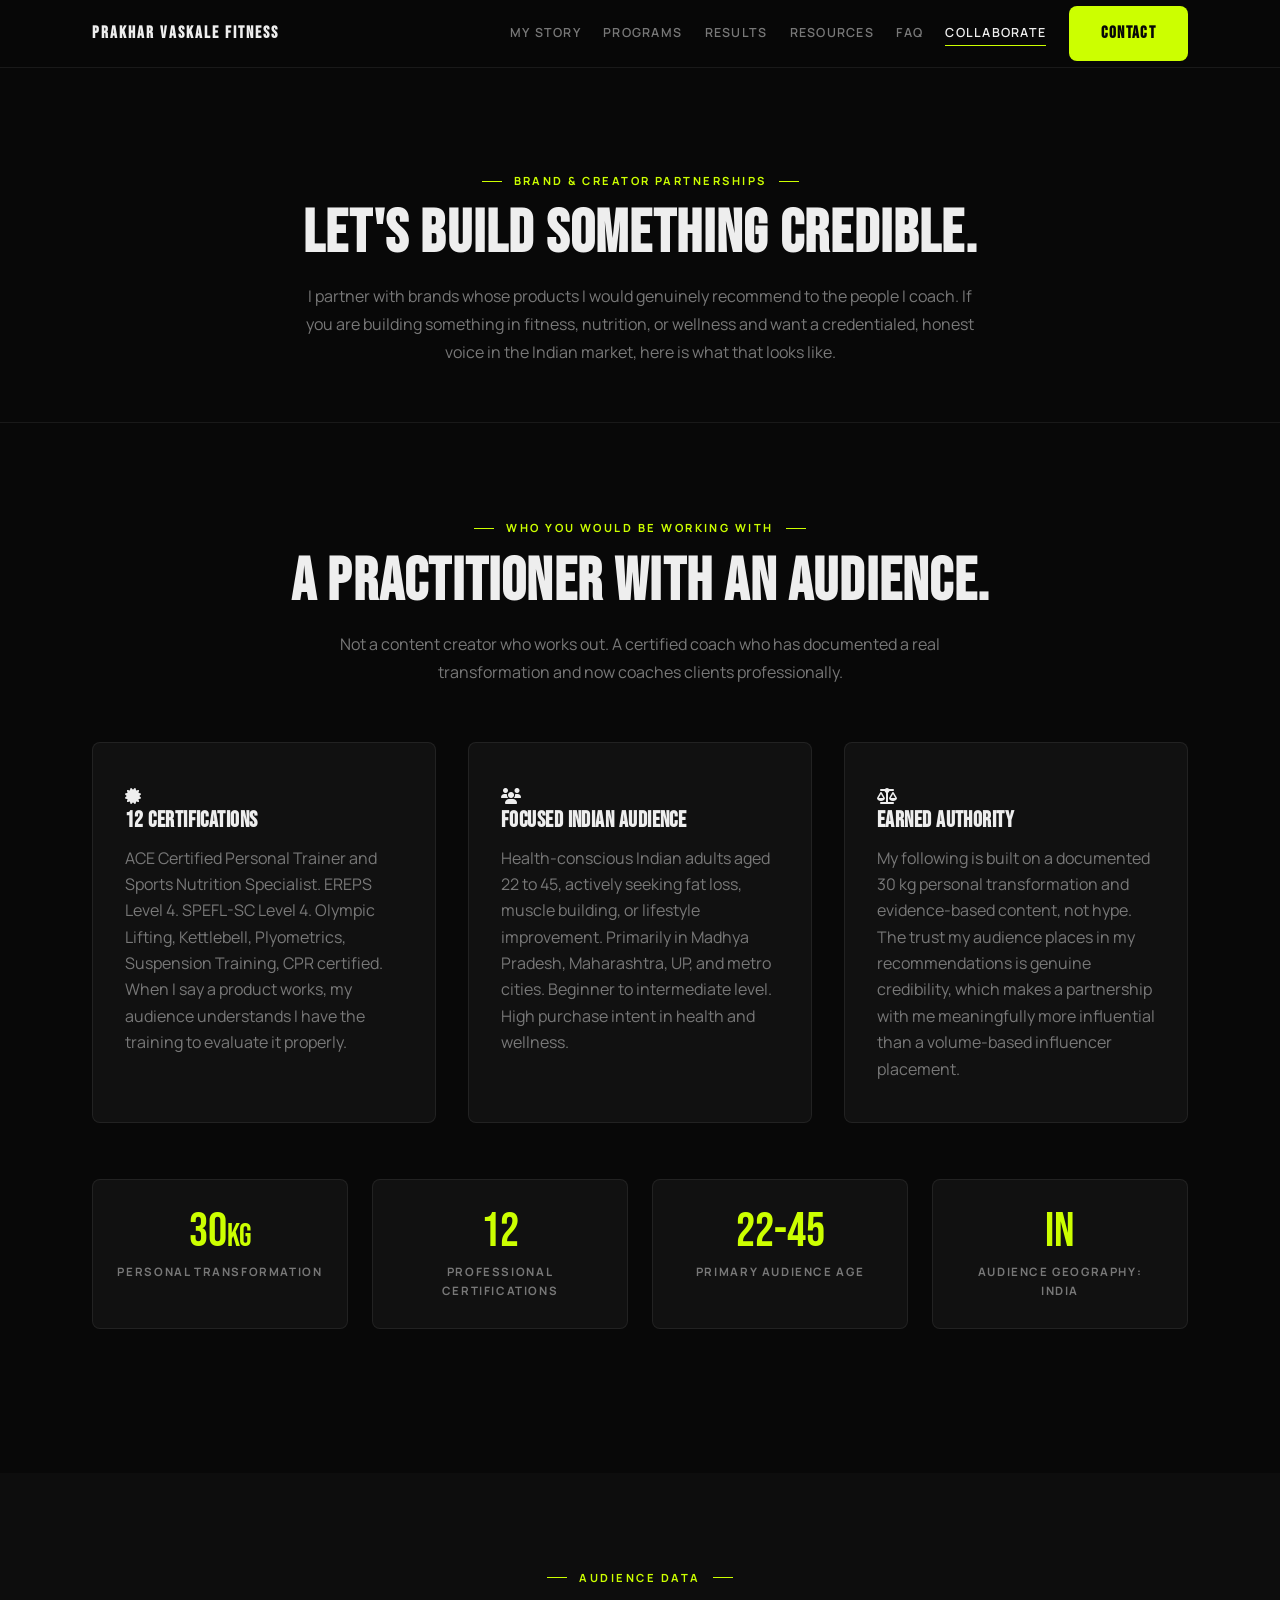
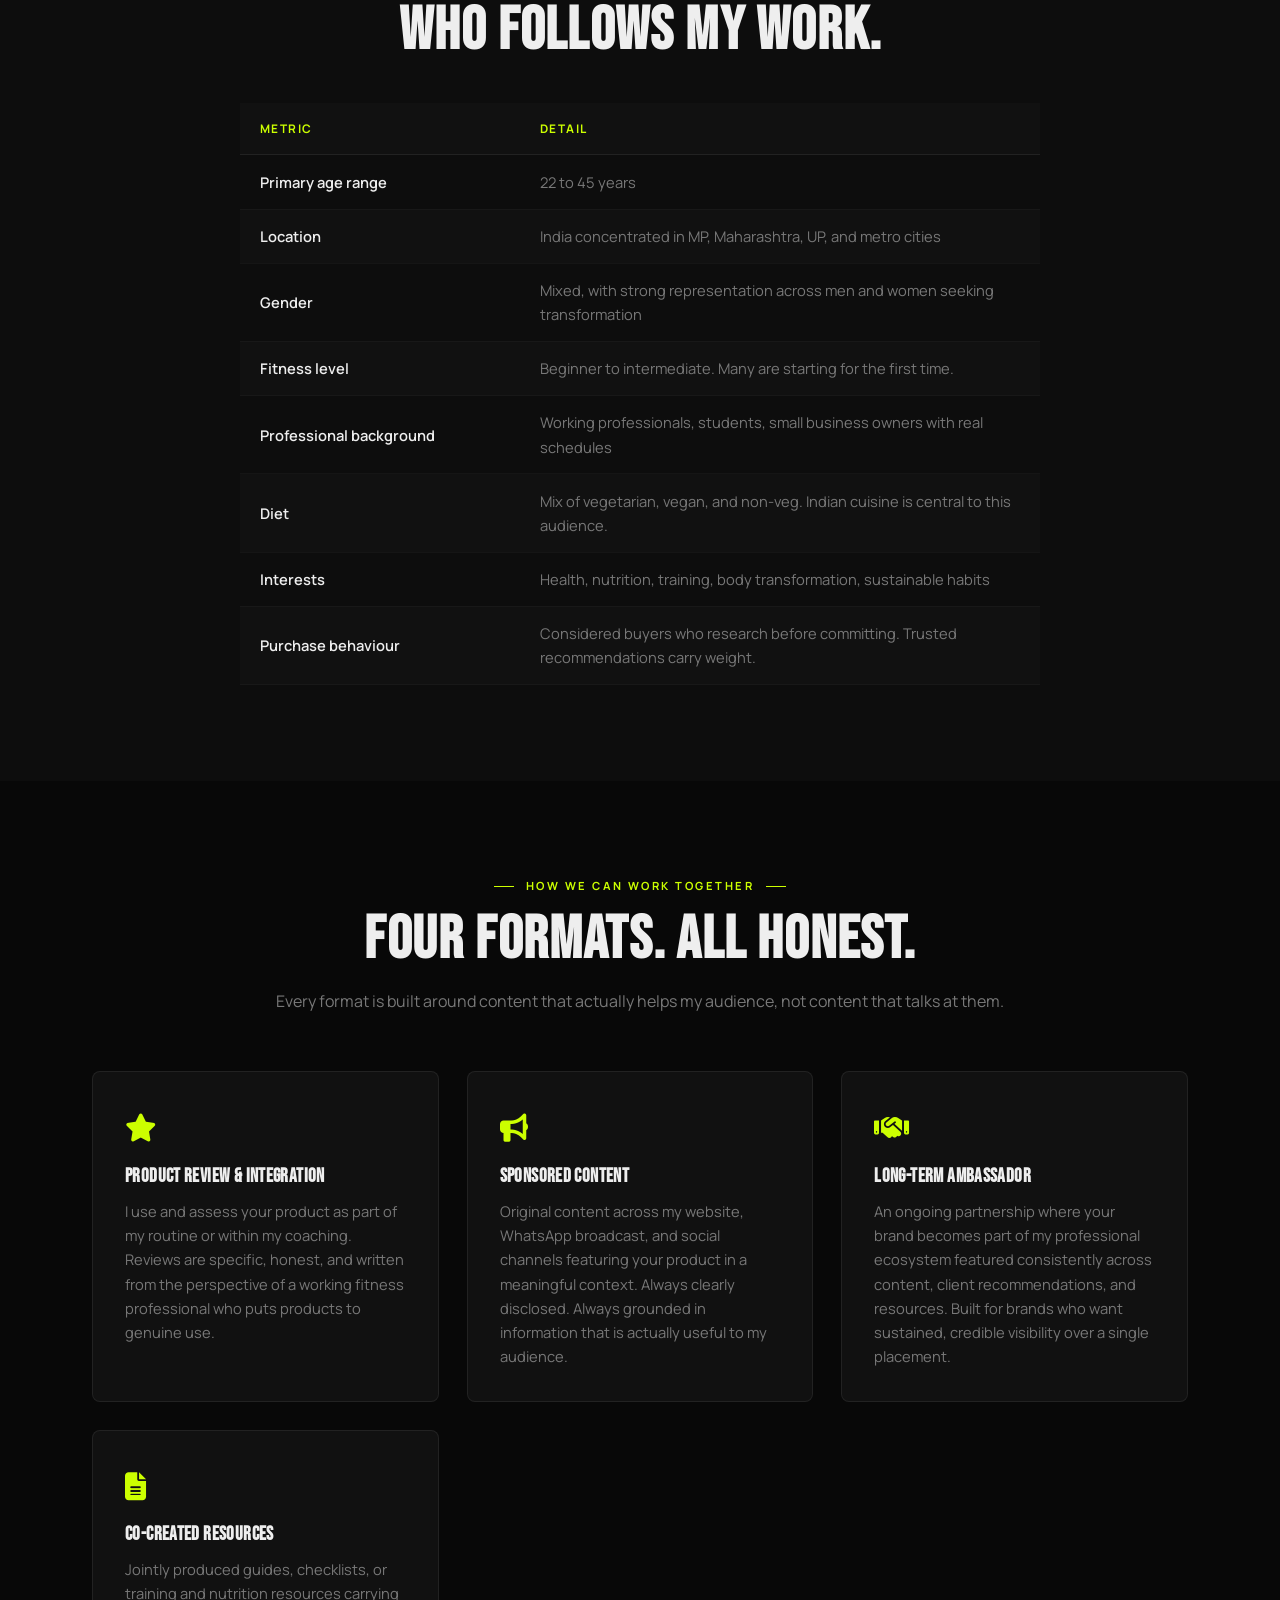
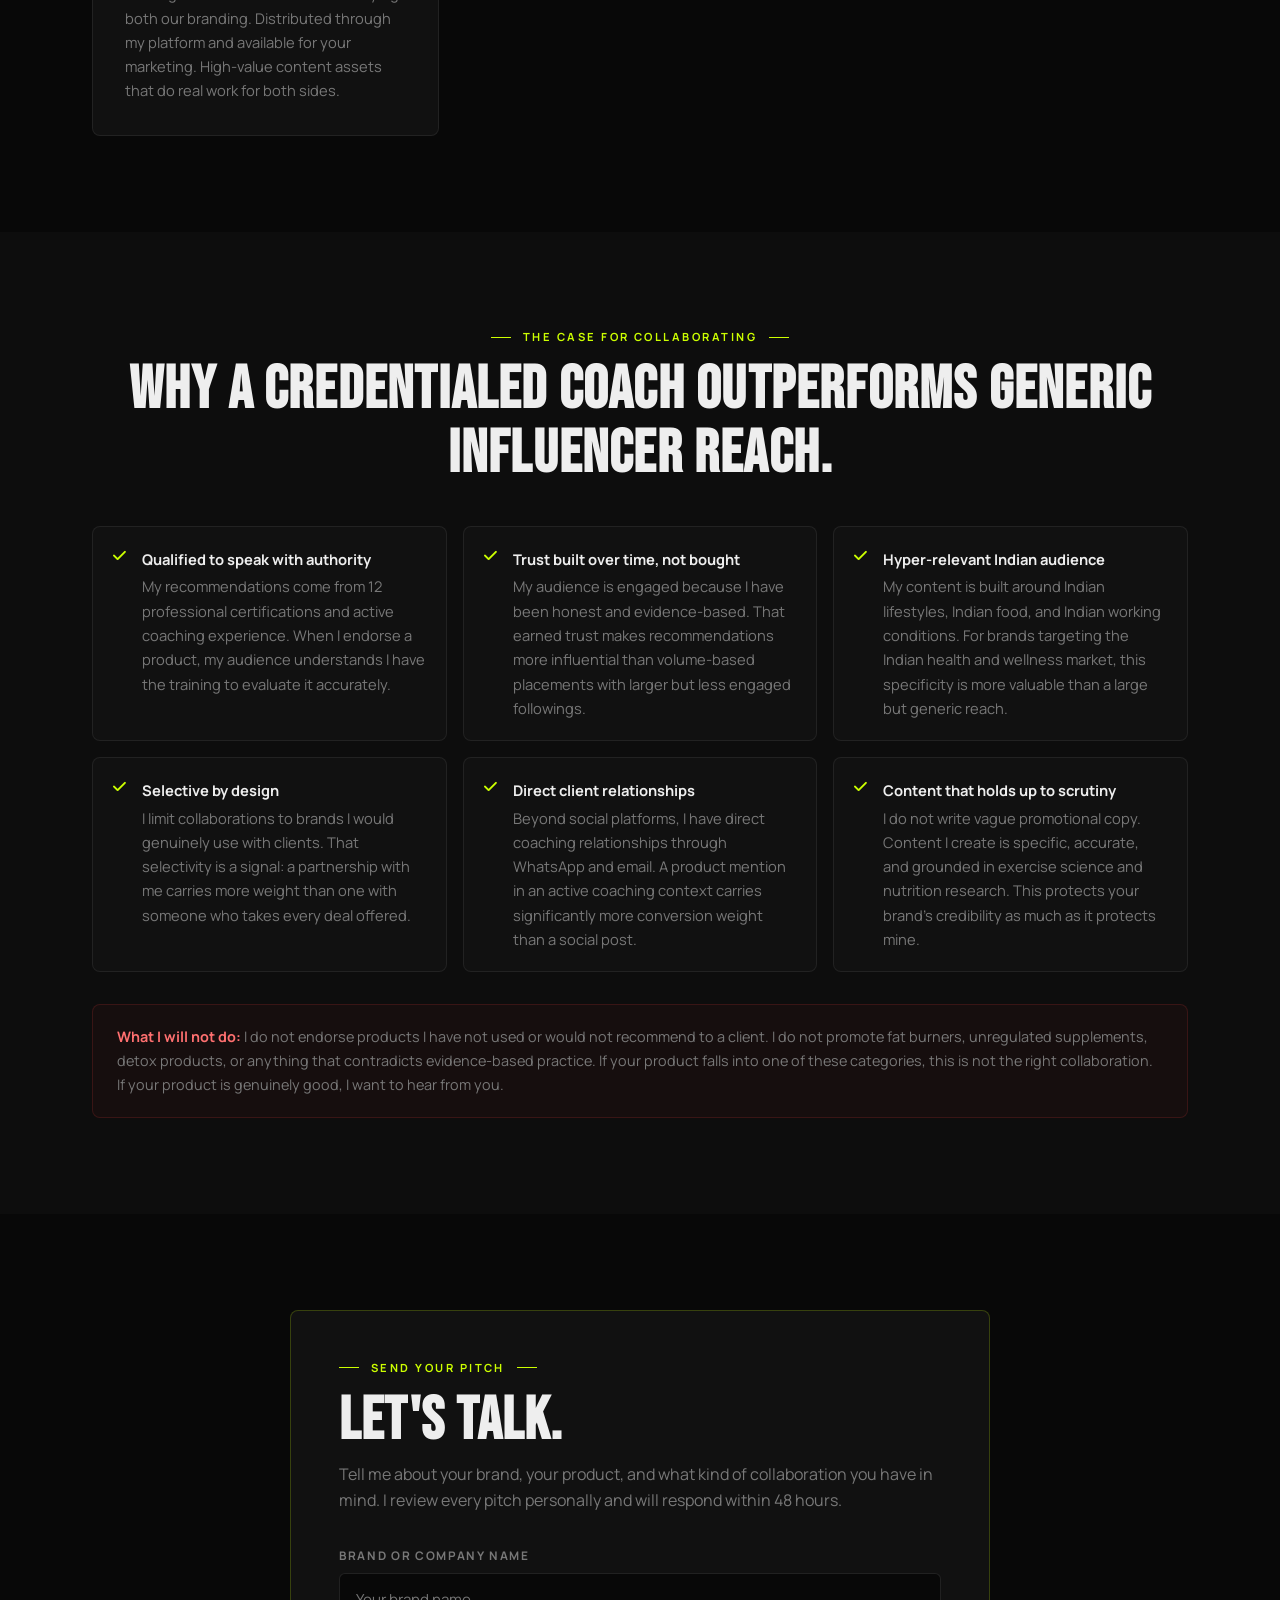
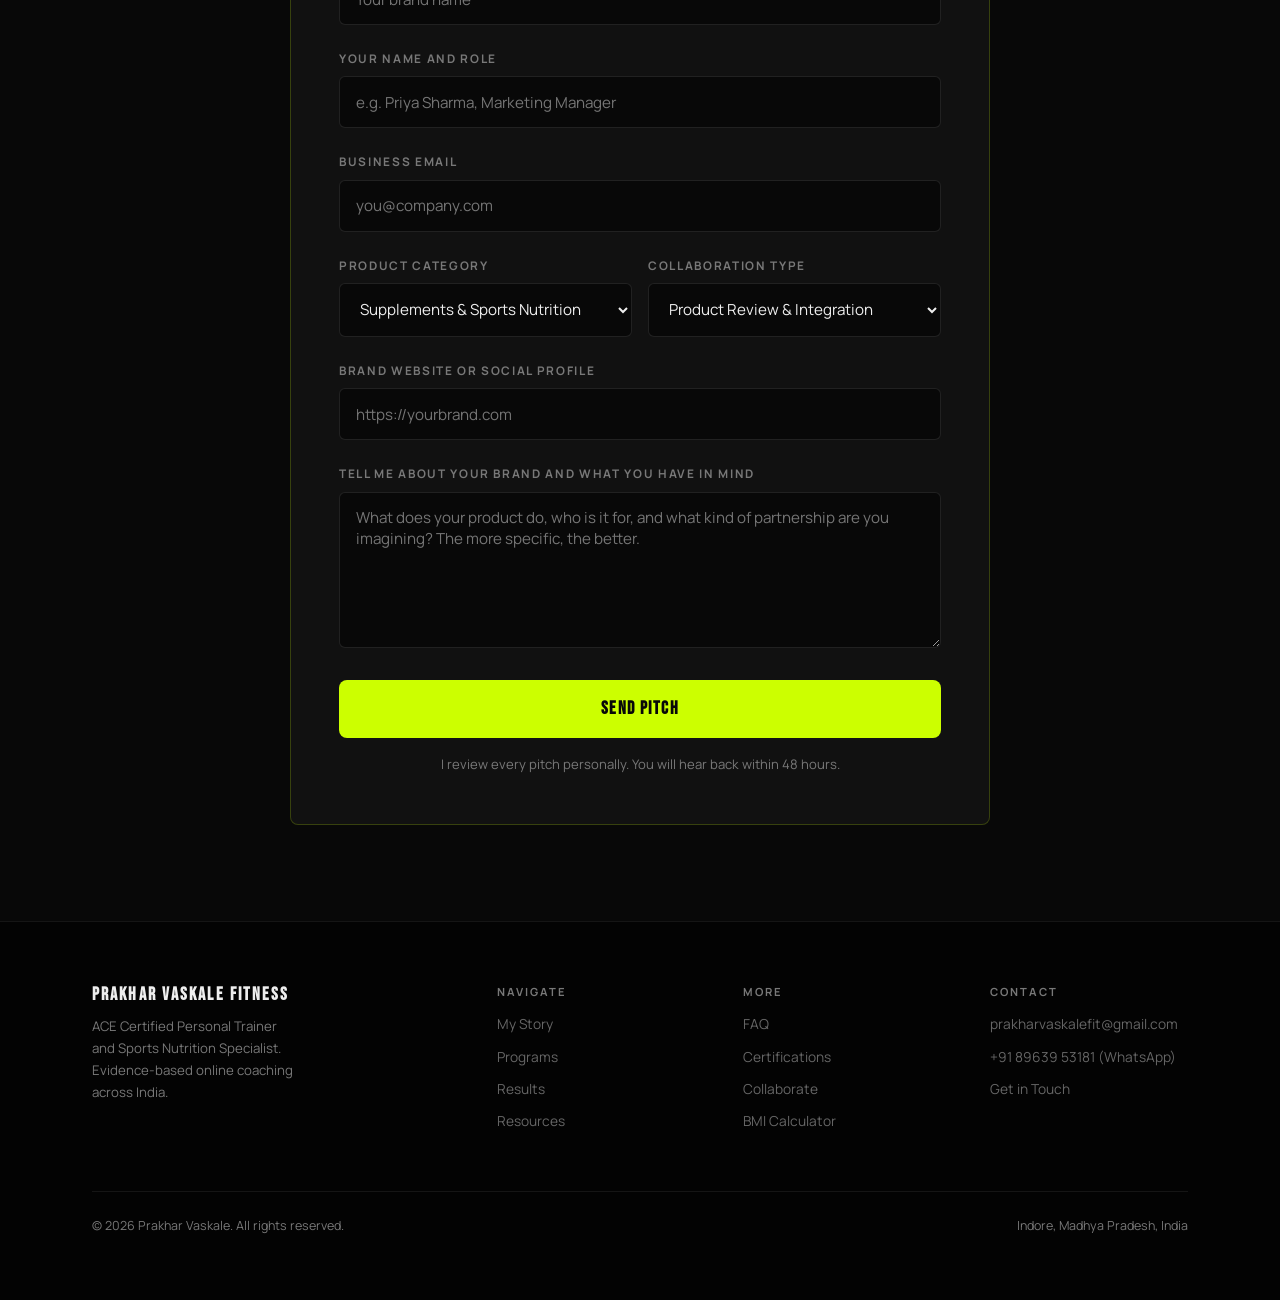
<file: collaborations.html>
<!DOCTYPE html>
<html lang="en">
<head>
    <meta charset="UTF-8">
    <meta name="viewport" content="width=device-width, initial-scale=1.0">
    <title>Collaborate | Prakhar Vaskale Fitness</title>
    <meta name="description" content="Partner with Prakhar Vaskale   ACE Certified Personal Trainer. Authentic fitness, nutrition, and wellness brand collaborations for the Indian market.">
    <link rel="preconnect" href="https://fonts.googleapis.com">
    <link rel="preconnect" href="https://fonts.gstatic.com" crossorigin>
    <link href="https://fonts.googleapis.com/css2?family=Bebas+Neue&family=Manrope:wght@400;500;600;700&display=swap" rel="stylesheet">
    <link rel="stylesheet" href="https://cdnjs.cloudflare.com/ajax/libs/font-awesome/6.4.0/css/all.min.css">
    <link rel="stylesheet" href="style.css">
</head>
<body>

    <nav class="navbar">
        <div class="nav-container">
            <a href="index.html" class="logo">PRAKHAR VASKALE FITNESS</a>
            <button class="nav-toggle" id="navToggle" aria-label="Toggle navigation" aria-expanded="false">
                <span></span><span></span><span></span>
            </button>
            <div class="nav-links" id="navLinks">
                <a href="story.html">My Story</a>
                <a href="programs.html">Programs</a>
                <a href="transformations.html">Results</a>
                <a href="resources.html">Resources</a>
                <a href="faq.html">FAQ</a>
                <a href="collaborations.html" class="active">Collaborate</a>
                <a href="contact.html" class="btn btn-accent">Contact</a>
            </div>
        </div>
    </nav>

    <header class="page-header">
        <div class="container">
            <p class="eyebrow">Brand &amp; Creator Partnerships</p>
            <h1 class="section-title">Let's Build Something Credible.</h1>
            <p class="section-subtitle max-w-2xl mx-auto mt-4">I partner with brands whose products I would genuinely recommend to the people I coach. If you are building something in fitness, nutrition, or wellness and want a credentialed, honest voice in the Indian market, here is what that looks like.</p>
        </div>
    </header>

    <section class="section dark-section">
        <div class="container">
            <div class="text-center mb-12">
                <p class="eyebrow">Who you would be working with</p>
                <h2 class="section-title">A Practitioner with an Audience.</h2>
                <p class="section-subtitle mt-4 max-w-2xl mx-auto">Not a content creator who works out. A certified coach who has documented a real transformation and now coaches clients professionally.</p>
            </div>

            <div class="grid-3 mb-12">
                <div class="feature-card">
                    <div class="icon-circle"><i class="fa-solid fa-certificate"></i></div>
                    <h3 class="mb-4">12 Certifications</h3>
                    <p class="text-muted">ACE Certified Personal Trainer and Sports Nutrition Specialist. EREPS Level 4. SPEFL-SC Level 4. Olympic Lifting, Kettlebell, Plyometrics, Suspension Training, CPR certified. When I say a product works, my audience understands I have the training to evaluate it properly.</p>
                </div>
                <div class="feature-card">
                    <div class="icon-circle"><i class="fa-solid fa-users"></i></div>
                    <h3 class="mb-4">Focused Indian Audience</h3>
                    <p class="text-muted">Health-conscious Indian adults aged 22 to 45, actively seeking fat loss, muscle building, or lifestyle improvement. Primarily in Madhya Pradesh, Maharashtra, UP, and metro cities. Beginner to intermediate level. High purchase intent in health and wellness.</p>
                </div>
                <div class="feature-card">
                    <div class="icon-circle"><i class="fa-solid fa-scale-balanced"></i></div>
                    <h3 class="mb-4">Earned Authority</h3>
                    <p class="text-muted">My following is built on a documented 30 kg personal transformation and evidence-based content, not hype. The trust my audience places in my recommendations is genuine credibility, which makes a partnership with me meaningfully more influential than a volume-based influencer placement.</p>
                </div>
            </div>

            <div class="stat-grid">
                <div class="stat-card">
                    <div class="stat-number">30<span style="font-size:2rem;">KG</span></div>
                    <div class="stat-label">Personal transformation</div>
                </div>
                <div class="stat-card">
                    <div class="stat-number">12</div>
                    <div class="stat-label">Professional certifications</div>
                </div>
                <div class="stat-card">
                    <div class="stat-number">22-45</div>
                    <div class="stat-label">Primary audience age</div>
                </div>
                <div class="stat-card">
                    <div class="stat-number">IN</div>
                    <div class="stat-label">Audience geography: India</div>
                </div>
            </div>
        </div>
    </section>

    <section class="section darker-section">
        <div class="container">
            <div class="text-center mb-10">
                <p class="eyebrow">Audience data</p>
                <h2 class="section-title">Who Follows My Work.</h2>
            </div>
            <div style="max-width:800px;margin:0 auto;overflow-x:auto;">
                <table class="audience-table">
                    <thead>
                        <tr><th>Metric</th><th>Detail</th></tr>
                    </thead>
                    <tbody>
                        <tr><td>Primary age range</td><td>22 to 45 years</td></tr>
                        <tr><td>Location</td><td>India   concentrated in MP, Maharashtra, UP, and metro cities</td></tr>
                        <tr><td>Gender</td><td>Mixed, with strong representation across men and women seeking transformation</td></tr>
                        <tr><td>Fitness level</td><td>Beginner to intermediate. Many are starting for the first time.</td></tr>
                        <tr><td>Professional background</td><td>Working professionals, students, small business owners with real schedules</td></tr>
                        <tr><td>Diet</td><td>Mix of vegetarian, vegan, and non-veg. Indian cuisine is central to this audience.</td></tr>
                        <tr><td>Interests</td><td>Health, nutrition, training, body transformation, sustainable habits</td></tr>
                        <tr><td>Purchase behaviour</td><td>Considered buyers who research before committing. Trusted recommendations carry weight.</td></tr>
                    </tbody>
                </table>
            </div>
        </div>
    </section>

    <section class="section dark-section">
        <div class="container">
            <div class="text-center mb-12">
                <p class="eyebrow">How we can work together</p>
                <h2 class="section-title">Four Formats. All Honest.</h2>
                <p class="section-subtitle mt-4">Every format is built around content that actually helps my audience, not content that talks at them.</p>
            </div>
            <div class="collab-grid">
                <div class="collab-card">
                    <div class="collab-icon"><i class="fa-solid fa-star"></i></div>
                    <h3>Product Review &amp; Integration</h3>
                    <p>I use and assess your product as part of my routine or within my coaching. Reviews are specific, honest, and written from the perspective of a working fitness professional who puts products to genuine use.</p>
                </div>
                <div class="collab-card">
                    <div class="collab-icon"><i class="fa-solid fa-bullhorn"></i></div>
                    <h3>Sponsored Content</h3>
                    <p>Original content across my website, WhatsApp broadcast, and social channels featuring your product in a meaningful context. Always clearly disclosed. Always grounded in information that is actually useful to my audience.</p>
                </div>
                <div class="collab-card">
                    <div class="collab-icon"><i class="fa-solid fa-handshake"></i></div>
                    <h3>Long-Term Ambassador</h3>
                    <p>An ongoing partnership where your brand becomes part of my professional ecosystem   featured consistently across content, client recommendations, and resources. Built for brands who want sustained, credible visibility over a single placement.</p>
                </div>
                <div class="collab-card">
                    <div class="collab-icon"><i class="fa-solid fa-file-lines"></i></div>
                    <h3>Co-Created Resources</h3>
                    <p>Jointly produced guides, checklists, or training and nutrition resources carrying both our branding. Distributed through my platform and available for your marketing. High-value content assets that do real work for both sides.</p>
                </div>
            </div>
        </div>
    </section>

    <section class="section darker-section">
        <div class="container">
            <div class="text-center mb-10">
                <p class="eyebrow">The case for collaborating</p>
                <h2 class="section-title">Why a Credentialed Coach Outperforms Generic Influencer Reach.</h2>
            </div>
            <ul class="values-list">
                <li><i class="fa-solid fa-check"></i><span><strong style="color:var(--text-main);display:block;margin-bottom:0.2rem;">Qualified to speak with authority</strong>My recommendations come from 12 professional certifications and active coaching experience. When I endorse a product, my audience understands I have the training to evaluate it accurately.</span></li>
                <li><i class="fa-solid fa-check"></i><span><strong style="color:var(--text-main);display:block;margin-bottom:0.2rem;">Trust built over time, not bought</strong>My audience is engaged because I have been honest and evidence-based. That earned trust makes recommendations more influential than volume-based placements with larger but less engaged followings.</span></li>
                <li><i class="fa-solid fa-check"></i><span><strong style="color:var(--text-main);display:block;margin-bottom:0.2rem;">Hyper-relevant Indian audience</strong>My content is built around Indian lifestyles, Indian food, and Indian working conditions. For brands targeting the Indian health and wellness market, this specificity is more valuable than a large but generic reach.</span></li>
                <li><i class="fa-solid fa-check"></i><span><strong style="color:var(--text-main);display:block;margin-bottom:0.2rem;">Selective by design</strong>I limit collaborations to brands I would genuinely use with clients. That selectivity is a signal: a partnership with me carries more weight than one with someone who takes every deal offered.</span></li>
                <li><i class="fa-solid fa-check"></i><span><strong style="color:var(--text-main);display:block;margin-bottom:0.2rem;">Direct client relationships</strong>Beyond social platforms, I have direct coaching relationships through WhatsApp and email. A product mention in an active coaching context carries significantly more conversion weight than a social post.</span></li>
                <li><i class="fa-solid fa-check"></i><span><strong style="color:var(--text-main);display:block;margin-bottom:0.2rem;">Content that holds up to scrutiny</strong>I do not write vague promotional copy. Content I create is specific, accurate, and grounded in exercise science and nutrition research. This protects your brand's credibility as much as it protects mine.</span></li>
            </ul>

            <div class="what-i-wont mt-12">
                <p><strong>What I will not do:</strong> I do not endorse products I have not used or would not recommend to a client. I do not promote fat burners, unregulated supplements, detox products, or anything that contradicts evidence-based practice. If your product falls into one of these categories, this is not the right collaboration. If your product is genuinely good, I want to hear from you.</p>
            </div>
        </div>
    </section>

    <section class="section dark-section">
        <div class="container">
            <div id="pitch" class="pitch-form-wrapper">
                <p class="eyebrow" style="justify-content:flex-start;">Send your pitch</p>
                <h2 class="section-title mb-4">Let's Talk.</h2>
                <p class="text-muted mb-8">Tell me about your brand, your product, and what kind of collaboration you have in mind. I review every pitch personally and will respond within 48 hours.</p>

                <form id="brand-form" class="custom-form" action="https://formspree.io/f/xreovozz" method="POST">
                    <input type="hidden" name="_subject" value="Collaboration Enquiry   Prakhar Vaskale Fitness">

                    <div class="form-group">
                        <label for="brand-name">Brand or Company Name</label>
                        <input type="text" id="brand-name" name="brand_name" required placeholder="Your brand name">
                    </div>
                    <div class="form-group">
                        <label for="contact-name">Your Name and Role</label>
                        <input type="text" id="contact-name" name="contact_name" required placeholder="e.g. Priya Sharma, Marketing Manager">
                    </div>
                    <div class="form-group">
                        <label for="brand-email">Business Email</label>
                        <input type="email" id="brand-email" name="email" required placeholder="you@company.com">
                    </div>
                    <div class="inline-pair">
                        <div class="form-group">
                            <label for="product-type">Product Category</label>
                            <select id="product-type" name="product_type">
                                <option value="supplements">Supplements &amp; Sports Nutrition</option>
                                <option value="equipment">Fitness Equipment &amp; Gear</option>
                                <option value="apparel">Activewear &amp; Apparel</option>
                                <option value="health_food">Health Foods &amp; Beverages</option>
                                <option value="app_tech">Fitness Apps &amp; Wearable Tech</option>
                                <option value="wellness">Wellness &amp; Recovery</option>
                                <option value="other">Other</option>
                            </select>
                        </div>
                        <div class="form-group">
                            <label for="collab-type">Collaboration Type</label>
                            <select id="collab-type" name="collab_type">
                                <option value="review">Product Review &amp; Integration</option>
                                <option value="sponsored">Sponsored Content</option>
                                <option value="ambassador">Long-Term Ambassador</option>
                                <option value="co-created">Co-Created Resources</option>
                                <option value="open">Open to Discussion</option>
                            </select>
                        </div>
                    </div>
                    <div class="form-group">
                        <label for="brand-website">Brand Website or Social Profile</label>
                        <input type="url" id="brand-website" name="website" placeholder="https://yourbrand.com">
                    </div>
                    <div class="form-group">
                        <label for="brand-message">Tell Me About Your Brand and What You Have in Mind</label>
                        <textarea id="brand-message" name="message" rows="6" required placeholder="What does your product do, who is it for, and what kind of partnership are you imagining? The more specific, the better."></textarea>
                    </div>
                    <button type="submit" class="btn btn-accent btn-large w-full">Send Pitch</button>
                    <p class="text-center text-muted mt-4" style="font-size:0.82rem;">I review every pitch personally. You will hear back within 48 hours.</p>
                </form>
            </div>
        </div>
    </section>

    <footer class="footer">
        <div class="container">
            <div class="footer-grid">
                <div>
                    <div class="logo footer-logo">PRAKHAR VASKALE FITNESS</div>
                    <p class="footer-tagline">ACE Certified Personal Trainer and Sports Nutrition Specialist. Evidence-based online coaching across India.</p>
                </div>
                <div class="footer-col">
                    <h4>Navigate</h4>
                    <a href="story.html">My Story</a>
                    <a href="programs.html">Programs</a>
                    <a href="transformations.html">Results</a>
                    <a href="resources.html">Resources</a>
                </div>
                <div class="footer-col">
                    <h4>More</h4>
                    <a href="faq.html">FAQ</a>
                    <a href="certifications.html">Certifications</a>
                    <a href="collaborations.html">Collaborate</a>
                    <a href="calculator.html">BMI Calculator</a>
                </div>
                <div class="footer-col">
                    <h4>Contact</h4>
                    <a href="mailto:prakharvaskalefit@gmail.com">prakharvaskalefit@gmail.com</a>
                    <a href="https://wa.me/918963953181" target="_blank" rel="noopener">+91 89639 53181 (WhatsApp)</a>
                    <a href="contact.html">Get in Touch</a>
                </div>
            </div>
            <div class="footer-bottom">
                <span>&copy; 2026 Prakhar Vaskale. All rights reserved.</span>
                <span>Indore, Madhya Pradesh, India</span>
            </div>
        </div>
    </footer>

    <script>
    document.addEventListener('DOMContentLoaded', function() {
        // Navigation Scroll Behavior
        var nav = document.querySelector('.navbar');
        var lastY = 0, ticking = false;
        
        window.addEventListener('scroll', function() {
            if (!ticking) {
                window.requestAnimationFrame(function() {
                    var y = window.scrollY;
                    if (y > lastY && y > 90) { nav.classList.add('nav-up'); }
                    else { nav.classList.remove('nav-up'); }
                    nav.classList.toggle('nav-scrolled', y > 12);
                    lastY = y; ticking = false;
                });
                ticking = true;
            }
        }, { passive: true });

        // Mobile Hamburger Toggle
        var t = document.getElementById('navToggle');
        var l = document.getElementById('navLinks');
        
        if (t && l) {
            t.addEventListener('click', function(e) {
                e.stopPropagation();
                var isOpen = l.classList.contains('open');
                if (isOpen) {
                    l.classList.remove('open');
                    t.classList.remove('open');
                    t.setAttribute('aria-expanded', 'false');
                } else {
                    l.classList.add('open');
                    t.classList.add('open');
                    t.setAttribute('aria-expanded', 'true');
                }
            });

            l.querySelectorAll('a').forEach(function(a) {
                a.addEventListener('click', function() {
                    l.classList.remove('open');
                    t.classList.remove('open');
                    t.setAttribute('aria-expanded', 'false');
                });
            });

            document.addEventListener('click', function(e) {
                if (l.classList.contains('open') && !t.contains(e.target) && !l.contains(e.target)) {
                    l.classList.remove('open');
                    t.classList.remove('open');
                    t.setAttribute('aria-expanded', 'false');
                }
            });
        }

        // FAQ Dropdown Toggle
        var faqBtns = document.querySelectorAll('.faq-question-btn');
        if (faqBtns.length > 0) {
            faqBtns.forEach(function(btn) {
                btn.addEventListener('click', function() {
                    var expanded = this.getAttribute('aria-expanded') === 'true';
                    this.setAttribute('aria-expanded', !expanded);
                    var answer = this.nextElementSibling;
                    if (answer && answer.classList.contains('faq-answer')) {
                        if (!expanded) {
                            answer.classList.add('open');
                        } else {
                            answer.classList.remove('open');
                        }
                    }
                });
            });
        }
    });
    </script>
</body>
</html>
</file>
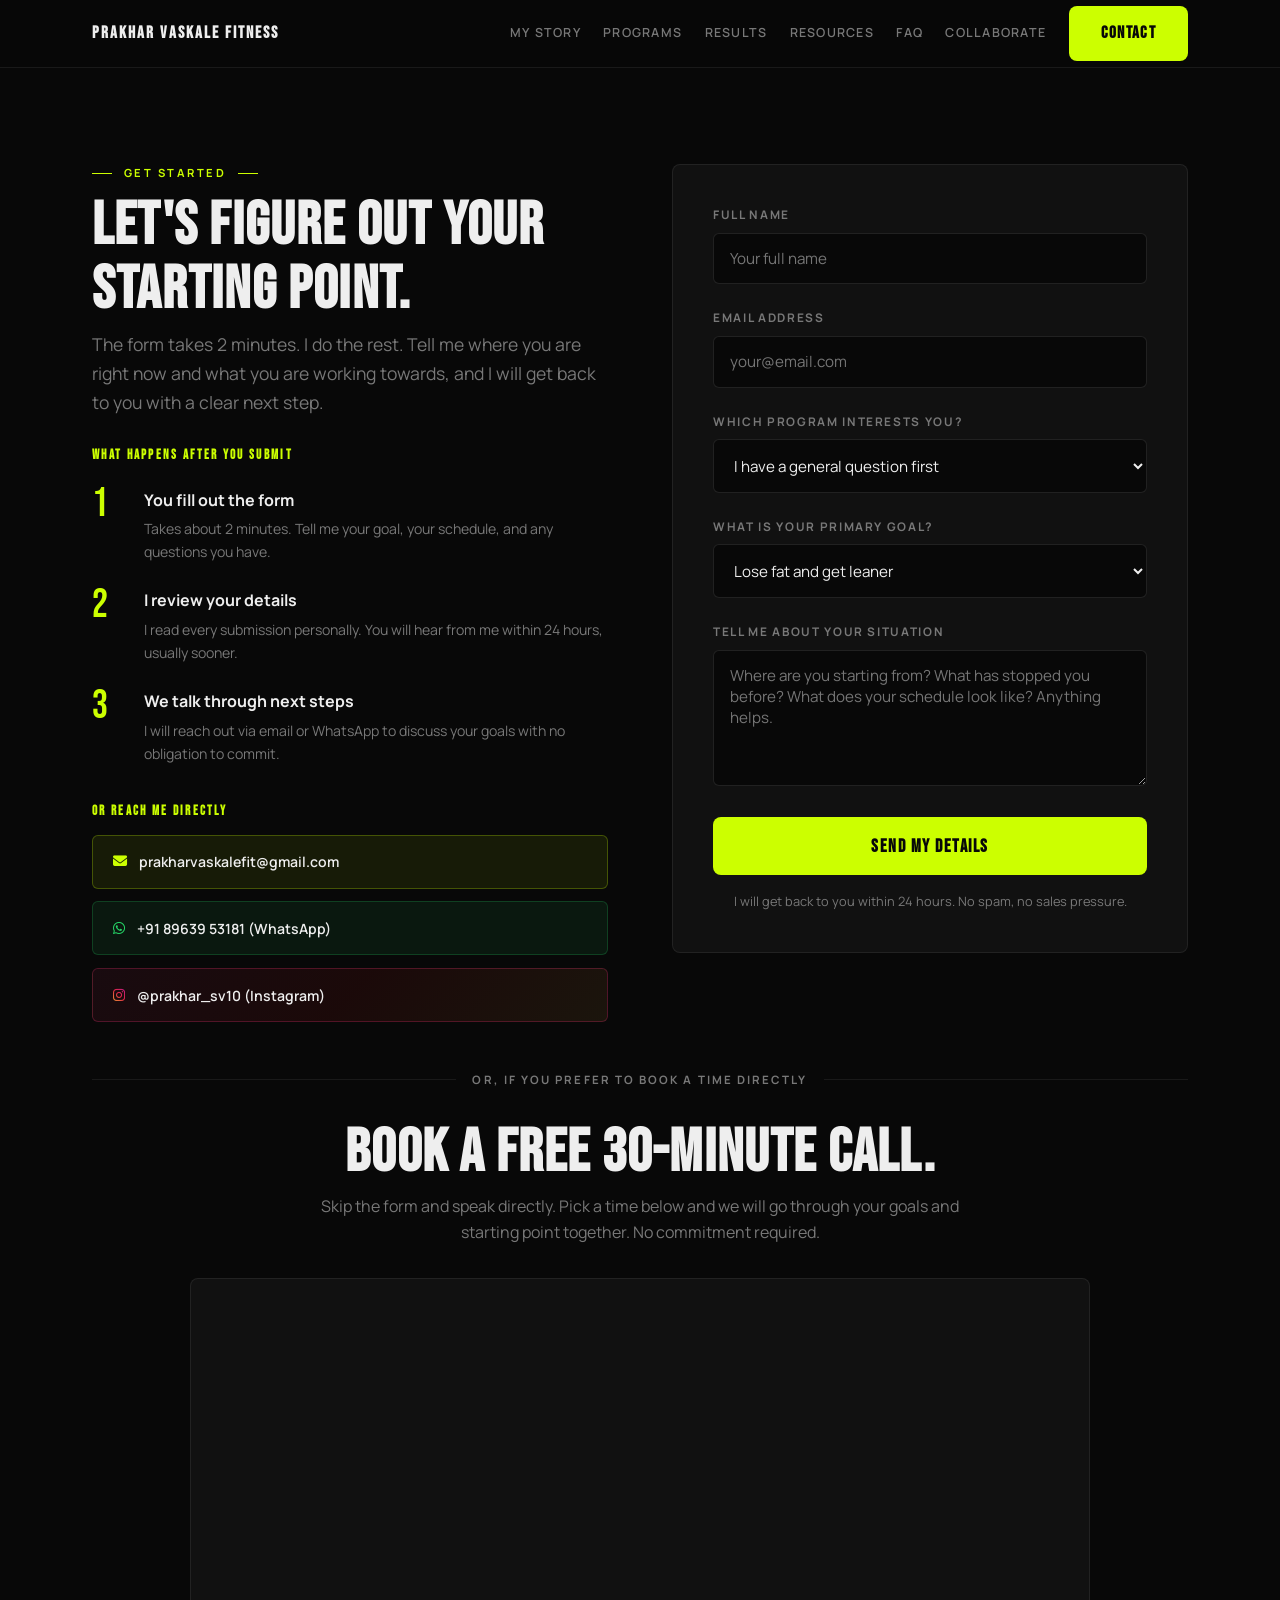
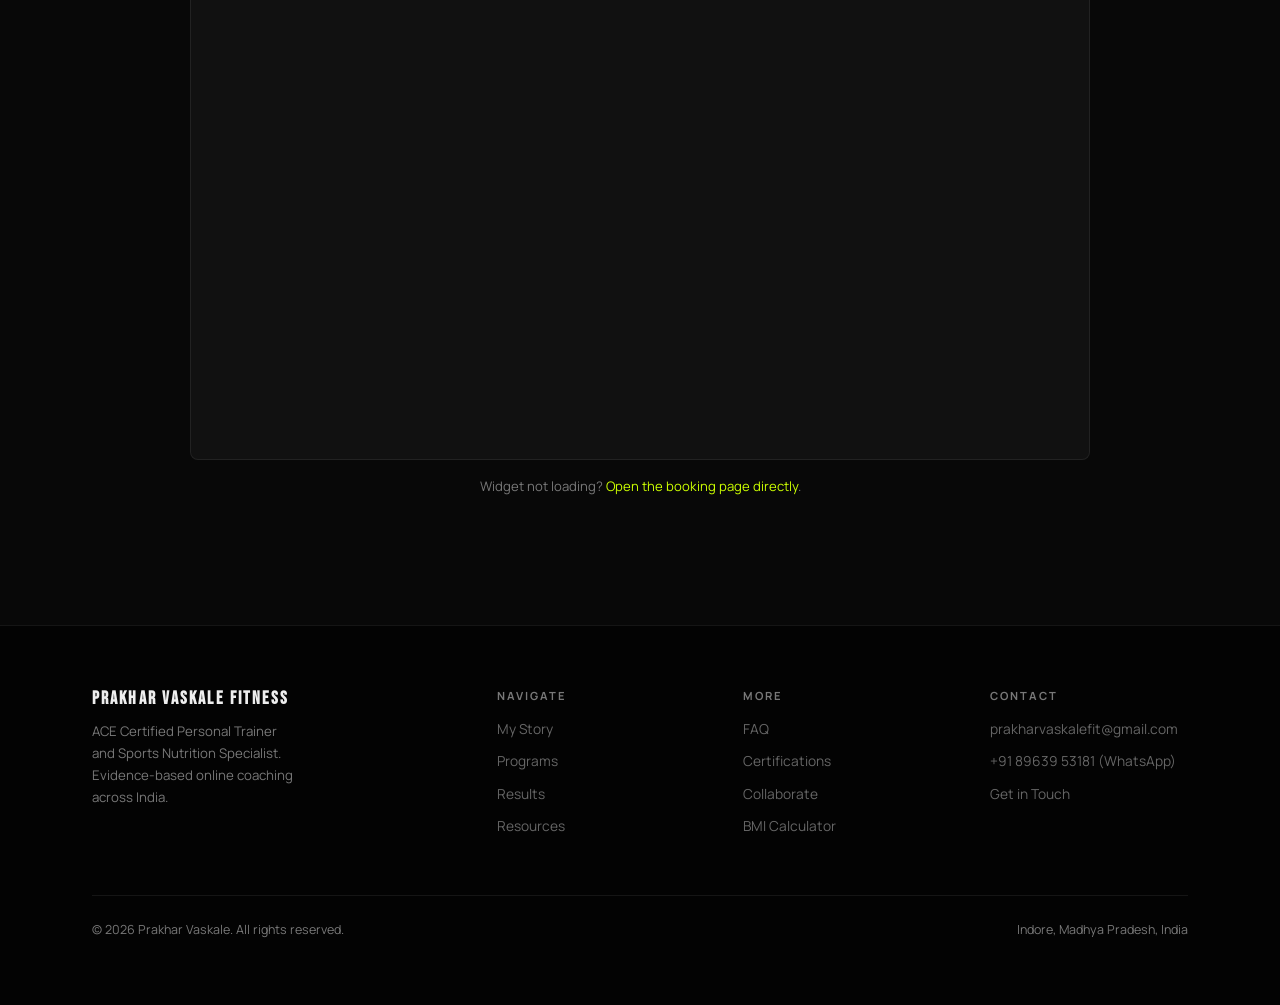
<file: contact.html>
<!DOCTYPE html>
<html lang="en">
<head>
    <meta charset="UTF-8">
    <meta name="viewport" content="width=device-width, initial-scale=1.0">
    <title>Contact | Prakhar Vaskale Fitness</title>
    <meta name="description" content="Get in touch with Prakhar Vaskale — ACE Certified Personal Trainer. Fill out the form and receive a response within 24 hours.">
    <link rel="preconnect" href="https://fonts.googleapis.com">
    <link rel="preconnect" href="https://fonts.gstatic.com" crossorigin>
    <link href="https://fonts.googleapis.com/css2?family=Bebas+Neue&family=Manrope:wght@400;500;600;700&display=swap" rel="stylesheet">
    <link rel="stylesheet" href="https://cdnjs.cloudflare.com/ajax/libs/font-awesome/6.4.0/css/all.min.css">
    <link rel="stylesheet" href="https://assets.calendly.com/assets/external/widget.css">
    <link rel="stylesheet" href="style.css">
</head>
<body>

    <nav class="navbar">
        <div class="nav-container">
            <a href="index.html" class="logo">PRAKHAR VASKALE FITNESS</a>
            <button class="nav-toggle" id="navToggle" aria-label="Toggle navigation" aria-expanded="false">
                <span></span><span></span><span></span>
            </button>
            <div class="nav-links" id="navLinks">
                <a href="story.html">My Story</a>
                <a href="programs.html">Programs</a>
                <a href="transformations.html">Results</a>
                <a href="resources.html">Resources</a>
                <a href="faq.html">FAQ</a>
                <a href="collaborations.html">Collaborate</a>
                <a href="contact.html" class="btn btn-accent">Contact</a>
            </div>
        </div>
    </nav>

    <main class="section dark-section" style="min-height:80vh;margin-top:var(--nav-h);">
        <div class="container">
            <div class="contact-grid">

                <div>
                    <p class="eyebrow" style="justify-content:flex-start;">Get started</p>
                    <h1 class="section-title mb-6">Let's Figure Out Your Starting Point.</h1>
                    <p class="text-muted mb-8 text-lg">The form takes 2 minutes. I do the rest. Tell me where you are right now and what you are working towards, and I will get back to you with a clear next step.</p>

                    <h3 class="mb-6" style="font-size:0.8rem;text-transform:uppercase;letter-spacing:0.18em;color:var(--accent);">What Happens After You Submit</h3>
                    <div class="process-steps mb-10">
                        <div class="process-step">
                            <div class="step-number">1</div>
                            <div class="step-text"><strong>You fill out the form</strong><p>Takes about 2 minutes. Tell me your goal, your schedule, and any questions you have.</p></div>
                        </div>
                        <div class="process-step">
                            <div class="step-number">2</div>
                            <div class="step-text"><strong>I review your details</strong><p>I read every submission personally. You will hear from me within 24 hours, usually sooner.</p></div>
                        </div>
                        <div class="process-step">
                            <div class="step-number">3</div>
                            <div class="step-text"><strong>We talk through next steps</strong><p>I will reach out via email or WhatsApp to discuss your goals with no obligation to commit.</p></div>
                        </div>
                    </div>

                    <h3 class="mb-4" style="font-size:0.8rem;text-transform:uppercase;letter-spacing:0.18em;color:var(--accent);">Or Reach Me Directly</h3>
                    <div class="contact-direct">
                        <a id="email-contact-link" href="mailto:prakharvaskalefit@gmail.com" class="contact-btn contact-btn-email">
                            <i class="fa-solid fa-envelope" style="color:var(--accent);"></i>
                            prakharvaskalefit@gmail.com
                        </a>
                        <a id="whatsapp-contact-link"
                           href="https://wa.me/918963953181?text=Hi%20Prakhar%2C%20I%20came%20across%20your%20website%20and%20wanted%20to%20get%20in%20touch%20about%20your%20coaching%20programs."
                           target="_blank" rel="noopener"
                           class="contact-btn contact-btn-whatsapp">
                            <i class="fa-brands fa-whatsapp" style="color:#25d366;"></i>
                            +91 89639 53181 (WhatsApp)
                        </a>
                        <a href="https://www.instagram.com/prakhar_sv10/"
                           target="_blank" rel="noopener"
                           class="contact-btn contact-btn-instagram">
                            <i class="fa-brands fa-instagram"></i>
                            @prakhar_sv10 (Instagram)
                        </a>
                    </div>
                </div>

                <div class="contact-form-wrapper">
                    <div id="fs-success-msg" style="display:none;margin-bottom:1rem;padding:1rem;text-align:center;border:1px solid var(--accent);border-radius:6px;background:rgba(204,255,0,0.05);">
                        <h3 class="text-accent mb-2">Form Received</h3>
                        <p style="font-size:0.9rem;">I have read your details and will get back to you within 24 hours.</p>
                    </div>
                    <div id="fs-error-msg" style="display:none;margin-bottom:1rem;padding:1rem;text-align:center;border:1px solid #ff4444;border-radius:6px;color:#ff6b6b;font-size:0.9rem;">
                        Something went wrong. Please check the fields and try again.
                    </div>

                    <form id="contact-form" class="custom-form">
                        <div class="form-group">
                            <label for="name">Full Name</label>
                            <input type="text" id="name" name="name" required placeholder="Your full name">
                        </div>
                        <div class="form-group">
                            <label for="email">Email Address</label>
                            <input type="email" id="email" name="email" required placeholder="your@email.com">
                        </div>
                        <div class="form-group">
                            <label for="tier">Which program interests you?</label>
                            <select id="tier" name="tier">
                                <option value="none">I have a general question first</option>
                                <option value="essentials">The Essentials Plan (self-guided)</option>
                                <option value="transformation">The Complete Transformation (1-on-1)</option>
                                <option value="unsure">Not sure yet — help me decide</option>
                            </select>
                        </div>
                        <div class="form-group">
                            <label for="goal">What is your primary goal?</label>
                            <select id="goal" name="goal">
                                <option value="fat_loss">Lose fat and get leaner</option>
                                <option value="muscle_gain">Build muscle and get stronger</option>
                                <option value="endurance">Improve energy and general health</option>
                                <option value="other">Something else</option>
                            </select>
                        </div>
                        <div class="form-group">
                            <label for="message">Tell me about your situation</label>
                            <textarea id="message" name="message" rows="5" required placeholder="Where are you starting from? What has stopped you before? What does your schedule look like? Anything helps."></textarea>
                        </div>
                        <button type="submit" id="submit-btn" class="btn btn-accent btn-large w-full">Send My Details</button>
                        <p class="text-center text-muted mt-4" style="font-size:0.8rem;">I will get back to you within 24 hours. No spam, no sales pressure.</p>
                    </form>
                </div>
            </div>

            <div class="divider-label"><span>Or, if you prefer to book a time directly</span></div>

            <div class="text-center mb-8">
                <h2 class="section-title mb-4">Book a Free 30-Minute Call.</h2>
                <p class="text-muted max-w-2xl mx-auto mb-8">Skip the form and speak directly. Pick a time below and we will go through your goals and starting point together. No commitment required.</p>
                <div class="calendly-wrapper">
                    <div class="calendly-inline-widget" data-url="https://calendly.com/prakharvaskalefit/30min?hide_gdpr_banner=1&background_color=080808&text_color=eeeeee&primary_color=ccff00" style="min-width:320px;width:100%;height:780px;"></div>
                    <script type="text/javascript" src="https://assets.calendly.com/assets/external/widget.js" async></script>
                </div>
                <p class="text-muted mt-4" style="font-size:0.82rem;">Widget not loading? <a href="https://calendly.com/prakharvaskalefit/30min" target="_blank" rel="noopener" style="color:var(--accent);">Open the booking page directly</a>.</p>
            </div>
        </div>
    </main>

    <footer class="footer">
        <div class="container">
            <div class="footer-grid">
                <div>
                    <div class="logo footer-logo">PRAKHAR VASKALE FITNESS</div>
                    <p class="footer-tagline">ACE Certified Personal Trainer and Sports Nutrition Specialist. Evidence-based online coaching across India.</p>
                </div>
                <div class="footer-col">
                    <h4>Navigate</h4>
                    <a href="story.html">My Story</a>
                    <a href="programs.html">Programs</a>
                    <a href="transformations.html">Results</a>
                    <a href="resources.html">Resources</a>
                </div>
                <div class="footer-col">
                    <h4>More</h4>
                    <a href="faq.html">FAQ</a>
                    <a href="certifications.html">Certifications</a>
                    <a href="collaborations.html">Collaborate</a>
                    <a href="calculator.html">BMI Calculator</a>
                </div>
                <div class="footer-col">
                    <h4>Contact</h4>
                    <a href="mailto:prakharvaskalefit@gmail.com">prakharvaskalefit@gmail.com</a>
                    <a href="https://wa.me/918963953181" target="_blank" rel="noopener">+91 89639 53181 (WhatsApp)</a>
                    <a href="contact.html">Get in Touch</a>
                </div>
            </div>
            <div class="footer-bottom">
                <span>&copy; 2026 Prakhar Vaskale. All rights reserved.</span>
                <span>Indore, Madhya Pradesh, India</span>
            </div>
        </div>
    </footer>

    <script>
    /* Formspree AJAX */
    (function(){
        var tL={none:'General question',essentials:'The Essentials Plan',transformation:'The Complete Transformation',unsure:'Not sure yet'};
        var gL={fat_loss:'Lose fat',muscle_gain:'Build muscle',endurance:'Improve energy and health',other:'Something else'};

        var form=document.getElementById('contact-form');
        var btn=document.getElementById('submit-btn');
        var succ=document.getElementById('fs-success-msg');
        var err=document.getElementById('fs-error-msg');

        form.addEventListener('submit',function(e){
            e.preventDefault();
            succ.style.display='none'; err.style.display='none';
            btn.disabled=true; btn.textContent='Sending\u2026';
            fetch('https://formspree.io/f/xreovozz',{
                method:'POST',
                headers:{'Accept':'application/json'},
                body:new FormData(form)
            }).then(function(r){
                if(r.ok){succ.style.display='block';form.reset();btn.textContent='Sent!';}
                else{throw new Error();}
            }).catch(function(){
                err.style.display='block';
                btn.disabled=false;btn.textContent='Send My Details';
            });
        });

        /* Dynamic email/WA links that pre-fill with form data */
        function upd(){
            var n=(document.getElementById('name')||{}).value||'';
            var e=(document.getElementById('email')||{}).value||'';
            var t=tL[(document.getElementById('tier')||{}).value]||'';
            var g=gL[(document.getElementById('goal')||{}).value]||'';
            var m=(document.getElementById('message')||{}).value||'';
            var body='Hi Prakhar,\n\nI came across your website and wanted to reach out.\n\nName: '+(n||'(not filled)')+'\nEmail: '+(e||'(not filled)')+'\nProgram: '+(t||'(not selected)')+'\nGoal: '+(g||'(not selected)')+'\nSituation: '+(m||'(not filled)')+'\n\nLooking forward to hearing from you.';
            var el=document.getElementById('email-contact-link');
            if(el)el.href='mailto:prakharvaskalefit@gmail.com?subject='+encodeURIComponent('Coaching Enquiry')+'&body='+encodeURIComponent(body);
            var wl=document.getElementById('whatsapp-contact-link');
            if(wl)wl.href='https://wa.me/918963953181?text='+encodeURIComponent(body);
        }

        document.addEventListener('DOMContentLoaded',function(){
            ['name','email','tier','goal','message'].forEach(function(id){
                var el=document.getElementById(id);
                if(el){el.addEventListener('input',upd);el.addEventListener('change',upd);}
            });
            upd();
            var plan=new URLSearchParams(window.location.search).get('plan');
            if(plan){var s=document.getElementById('tier');if(s){s.value=plan;upd();}}
        });
    })();

    /* Nav Master Script */
    document.addEventListener('DOMContentLoaded', function() {
        var nav = document.querySelector('.navbar');
        var lastY = 0, ticking = false;
        
        window.addEventListener('scroll', function() {
            if (!ticking) {
                window.requestAnimationFrame(function() {
                    var y = window.scrollY;
                    if (y > lastY && y > 90) { nav.classList.add('nav-up'); }
                    else { nav.classList.remove('nav-up'); }
                    nav.classList.toggle('nav-scrolled', y > 12);
                    lastY = y; ticking = false;
                });
                ticking = true;
            }
        }, { passive: true });

        var t = document.getElementById('navToggle');
        var l = document.getElementById('navLinks');
        
        if (t && l) {
            t.addEventListener('click', function(e) {
                e.stopPropagation();
                var isOpen = l.classList.contains('open');
                if (isOpen) {
                    l.classList.remove('open');
                    t.classList.remove('open');
                    t.setAttribute('aria-expanded', 'false');
                } else {
                    l.classList.add('open');
                    t.classList.add('open');
                    t.setAttribute('aria-expanded', 'true');
                }
            });

            l.querySelectorAll('a').forEach(function(a) {
                a.addEventListener('click', function() {
                    l.classList.remove('open');
                    t.classList.remove('open');
                    t.setAttribute('aria-expanded', 'false');
                });
            });

            document.addEventListener('click', function(e) {
                if (l.classList.contains('open') && !t.contains(e.target) && !l.contains(e.target)) {
                    l.classList.remove('open');
                    t.classList.remove('open');
                    t.setAttribute('aria-expanded', 'false');
                }
            });
        }
    });
    </script>
</body>
</html>
</file>
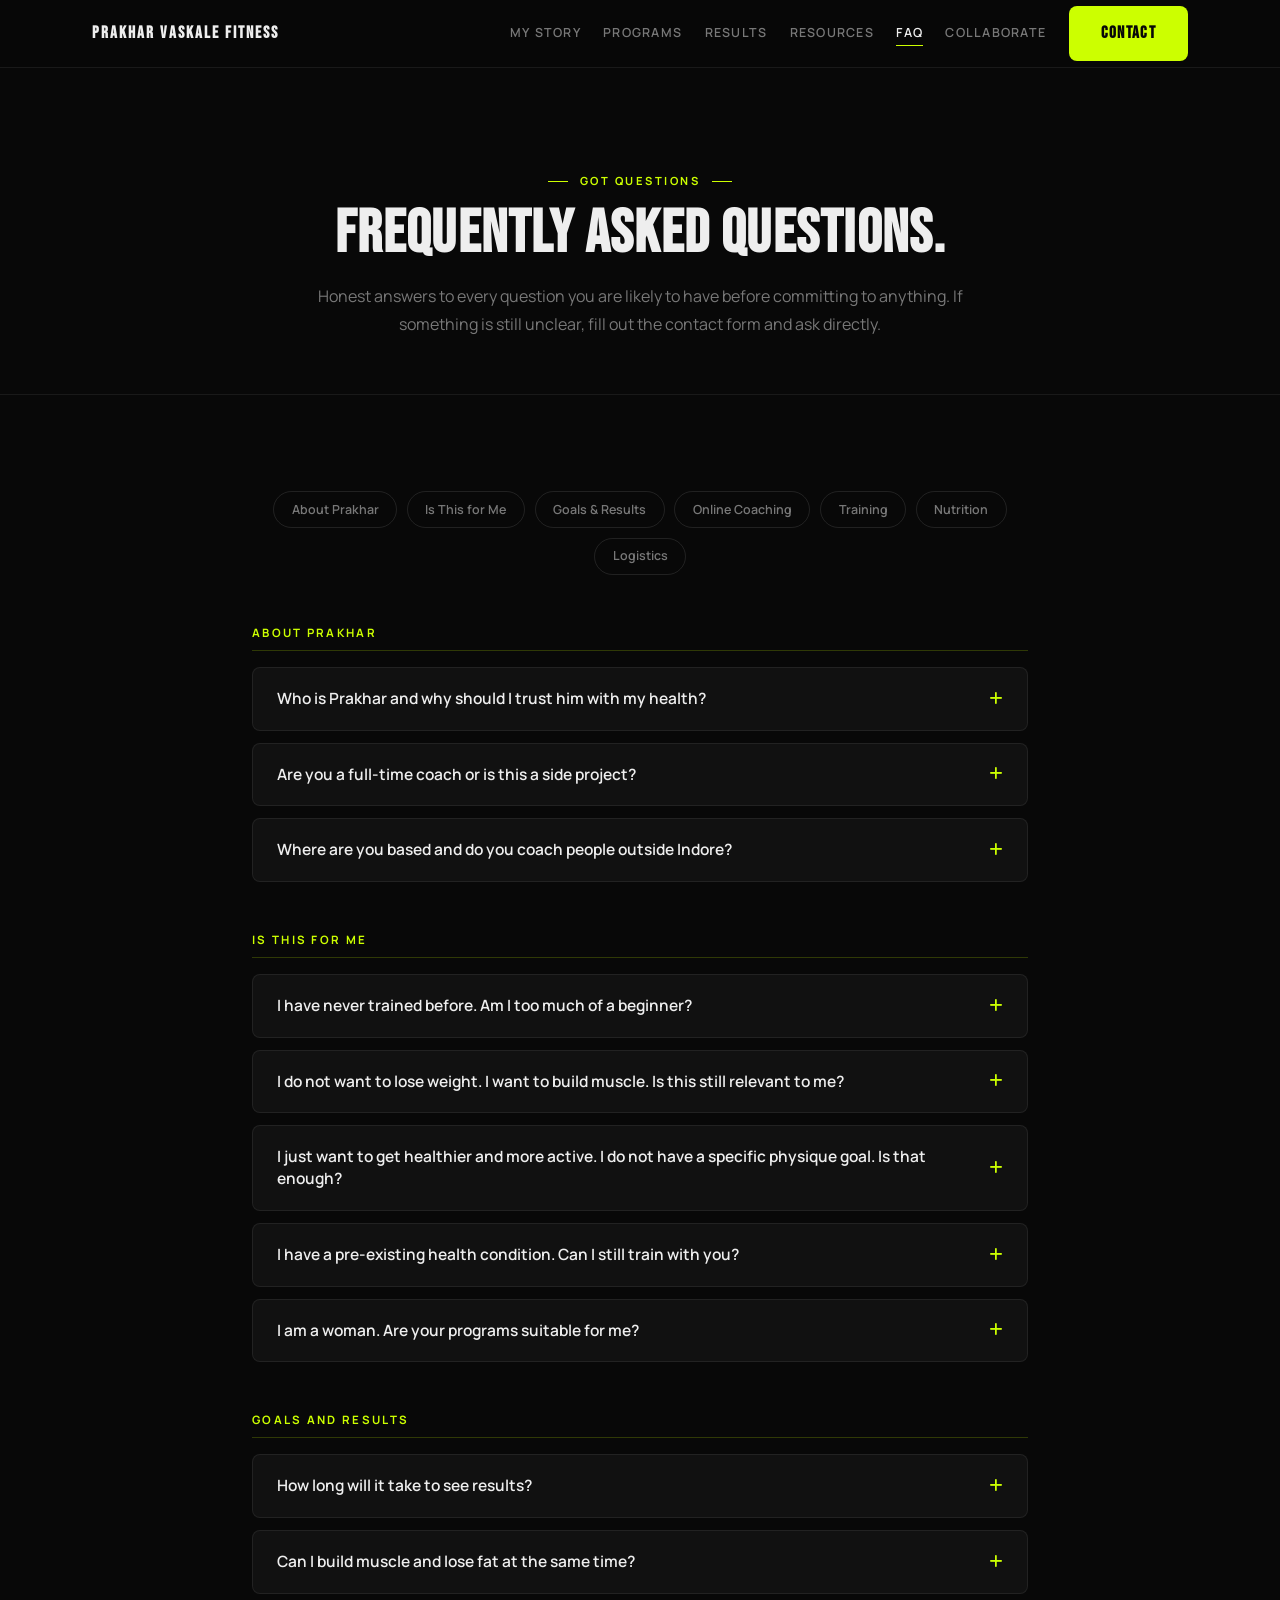
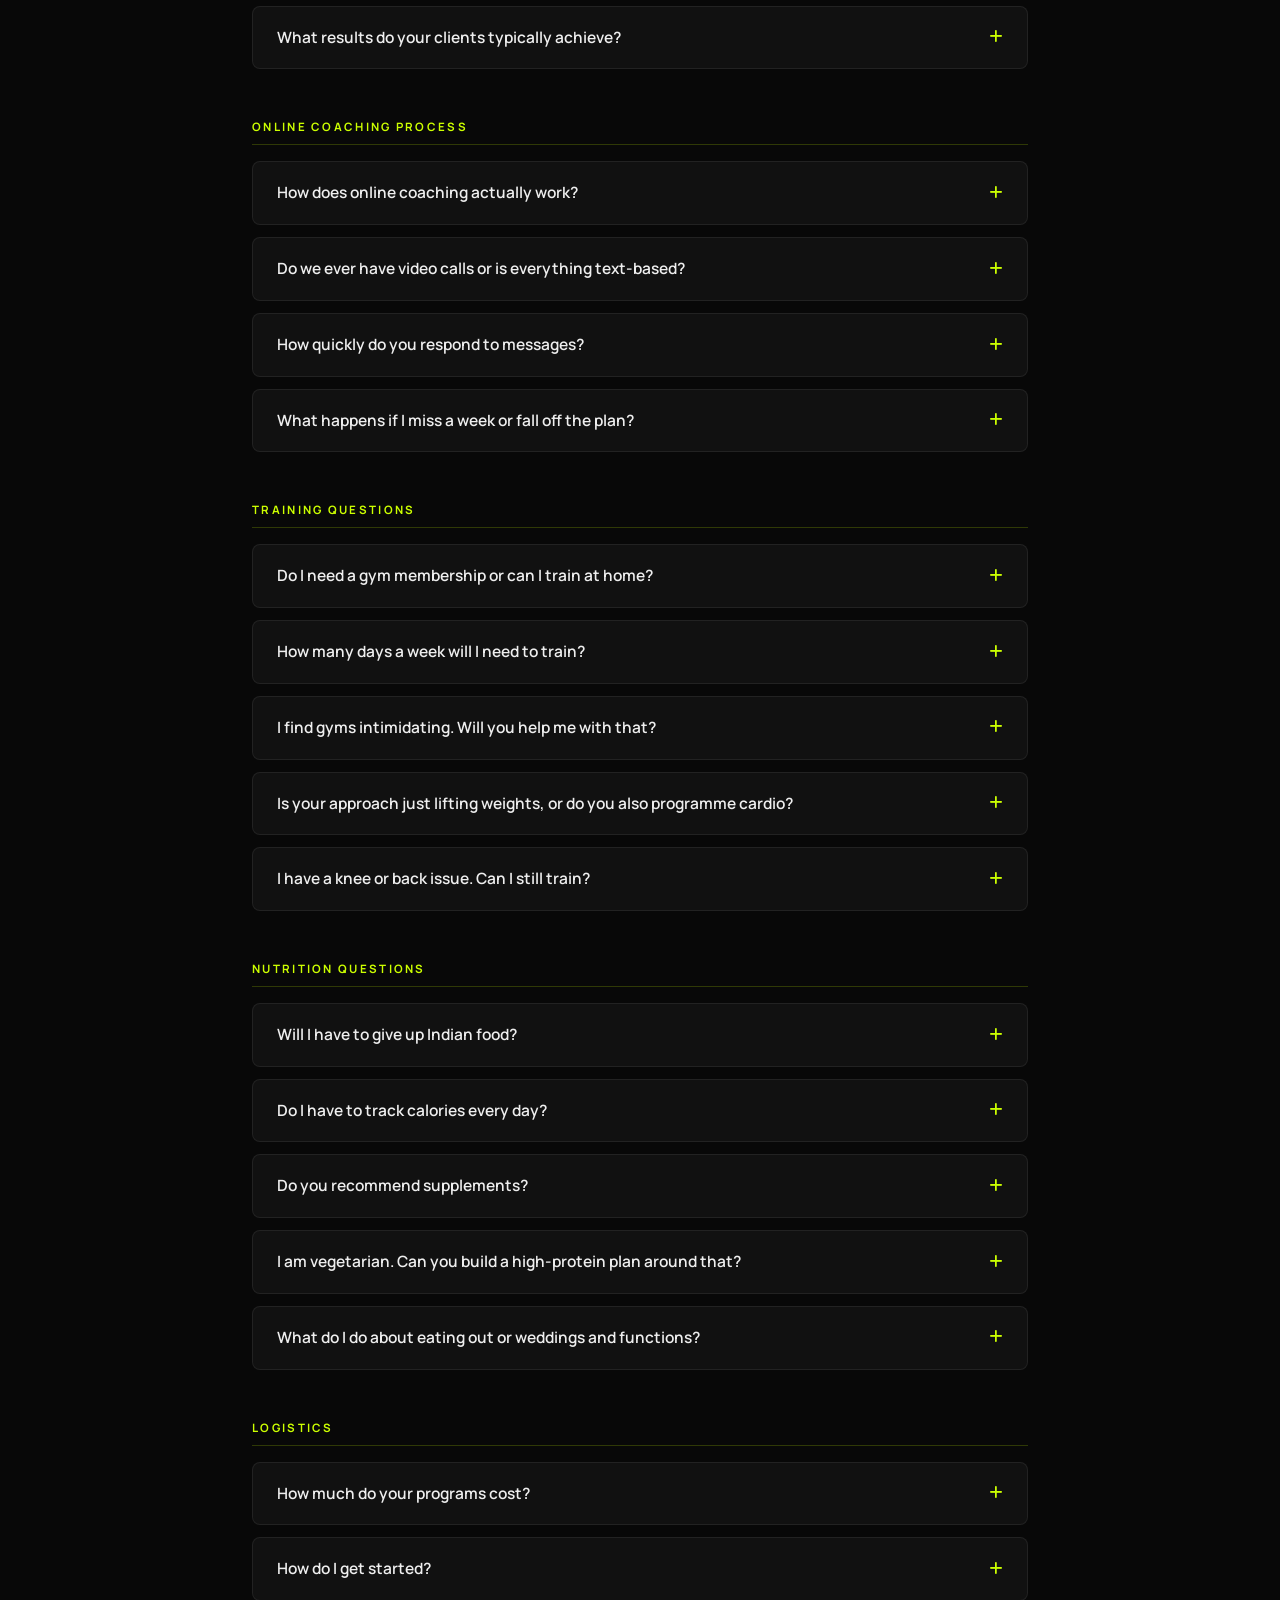
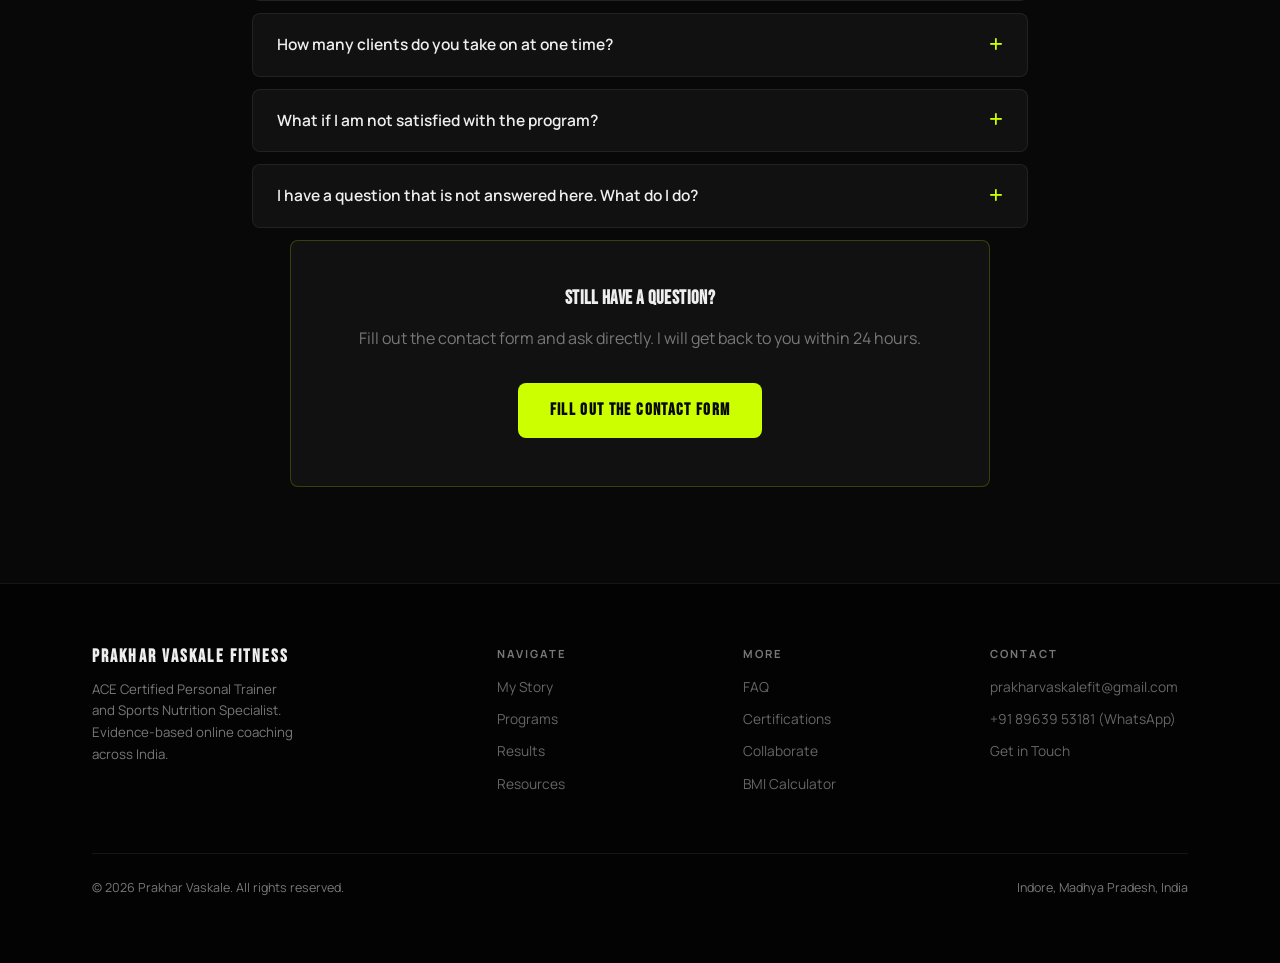
<file: faq.html>
<!DOCTYPE html>
<html lang="en">
<head>
    <meta charset="UTF-8">
    <meta name="viewport" content="width=device-width, initial-scale=1.0">
    <title>FAQ | Prakhar Vaskale Fitness</title>
    <meta name="description" content="Frequently asked questions about Prakhar Vaskale's online personal training and nutrition coaching. Everything you need to know before getting started.">
    <link rel="preconnect" href="https://fonts.googleapis.com">
    <link rel="preconnect" href="https://fonts.gstatic.com" crossorigin>
    <link href="https://fonts.googleapis.com/css2?family=Bebas+Neue&family=Manrope:wght@400;500;600;700&display=swap" rel="stylesheet">
    <link rel="stylesheet" href="https://cdnjs.cloudflare.com/ajax/libs/font-awesome/6.4.0/css/all.min.css">
    <link rel="stylesheet" href="style.css">
</head>
<body>

    <nav class="navbar">
        <div class="nav-container">
            <a href="index.html" class="logo">PRAKHAR VASKALE FITNESS</a>
            <button class="nav-toggle" id="navToggle" aria-label="Toggle navigation" aria-expanded="false">
                <span></span><span></span><span></span>
            </button>
            <div class="nav-links" id="navLinks">
                <a href="story.html">My Story</a>
                <a href="programs.html">Programs</a>
                <a href="transformations.html">Results</a>
                <a href="resources.html">Resources</a>
                <a href="faq.html" class="active">FAQ</a>
                <a href="collaborations.html">Collaborate</a>
                <a href="contact.html" class="btn btn-accent">Contact</a>
            </div>
        </div>
    </nav>

    <header class="page-header">
        <div class="container">
            <p class="eyebrow">Got questions</p>
            <h1 class="section-title">Frequently Asked Questions.</h1>
            <p class="section-subtitle max-w-2xl mx-auto mt-4">Honest answers to every question you are likely to have before committing to anything. If something is still unclear, fill out the contact form and ask directly.</p>
        </div>
    </header>

    <main class="section dark-section">
        <div class="container-narrow">

            <div class="faq-nav">
                <a href="#about">About Prakhar</a>
                <a href="#right-for-me">Is This for Me</a>
                <a href="#goals">Goals &amp; Results</a>
                <a href="#online">Online Coaching</a>
                <a href="#training">Training</a>
                <a href="#nutrition">Nutrition</a>
                <a href="#logistics">Logistics</a>
            </div>

            <div id="about">
                <p class="faq-section-title">About Prakhar</p>

                <div class="faq-item">
                    <button class="faq-question-btn" aria-expanded="false">Who is Prakhar and why should I trust him with my health?<i class="fa-solid fa-plus icon"></i></button>
                    <div class="faq-answer">
                        <p>I am an ACE Certified Personal Trainer and Sports Nutrition Specialist based in Indore, India. I hold a Level 4 CPT, an EREPS Level 4 membership, a SPEFL-SC certification, and additional qualifications in Olympic lifting, kettlebell training, plyometrics, suspension training, and CPR.</p>
                        <p>But credentials alone are not enough. I spent years as a practicing advocate before becoming a coach. At my heaviest I weighed 120 kg, and I lost close to 30 kg using the same evidence-based principles I now apply to my clients. I understand what it takes from the inside, not just from a textbook.</p>
                    </div>
                </div>

                <div class="faq-item">
                    <button class="faq-question-btn" aria-expanded="false">Are you a full-time coach or is this a side project?<i class="fa-solid fa-plus icon"></i></button>
                    <div class="faq-answer">
                        <p>Coaching is my primary profession. I left legal practice specifically to do this full-time. When you work with me, you are not fitting into someone's evenings and weekends. You have access to a coach who is fully committed to this work.</p>
                    </div>
                </div>

                <div class="faq-item">
                    <button class="faq-question-btn" aria-expanded="false">Where are you based and do you coach people outside Indore?<i class="fa-solid fa-plus icon"></i></button>
                    <div class="faq-answer">
                        <p>I am based in Indore, Madhya Pradesh, but both of my programs are delivered entirely online. I coach clients across India. All communication happens through WhatsApp and email, and workout and nutrition plans are delivered digitally. You do not need to be in Indore, or even in the same time zone, for this to work.</p>
                    </div>
                </div>
            </div>

            <div id="right-for-me">
                <p class="faq-section-title">Is This for Me</p>

                <div class="faq-item">
                    <button class="faq-question-btn" aria-expanded="false">I have never trained before. Am I too much of a beginner?<i class="fa-solid fa-plus icon"></i></button>
                    <div class="faq-answer">
                        <p>No such thing. At 120 kg with zero gym experience, I was the exact definition of a beginner. I know what it feels like to walk into a gym and not understand anything happening around you.</p>
                        <p>Every program I write begins at your actual starting point, not an assumed one. You will learn correct form, build confidence gradually, and progress at a pace that makes sense for your body. Most of my clients have no prior training experience when they start.</p>
                    </div>
                </div>

                <div class="faq-item">
                    <button class="faq-question-btn" aria-expanded="false">I do not want to lose weight. I want to build muscle. Is this still relevant to me?<i class="fa-solid fa-plus icon"></i></button>
                    <div class="faq-answer">
                        <p>Absolutely. The system I use applies equally well to muscle gain, fat loss, weight maintenance, and general fitness. The principles of progressive overload, evidence-based programming, and proper nutrition do not change by goal. What changes is how those principles are applied.</p>
                        <p>My own story started with fat loss, but I coach clients across all goals. When you fill out the contact form, tell me what you are actually working towards and I will build the program around that.</p>
                    </div>
                </div>

                <div class="faq-item">
                    <button class="faq-question-btn" aria-expanded="false">I just want to get healthier and more active. I do not have a specific physique goal. Is that enough?<i class="fa-solid fa-plus icon"></i></button>
                    <div class="faq-answer">
                        <p>Yes, and honestly that is a great starting point. Improved energy, better sleep, reduced stress, and stronger daily function are real outcomes, and they are worth pursuing with the same rigour as any aesthetic goal. I can build a program around exactly that.</p>
                    </div>
                </div>

                <div class="faq-item">
                    <button class="faq-question-btn" aria-expanded="false">I have a pre-existing health condition. Can I still train with you?<i class="fa-solid fa-plus icon"></i></button>
                    <div class="faq-answer">
                        <p>Disclose it in your intake form and I will review it carefully. For most common conditions including hypertension, type 2 diabetes, joint issues, and back problems, exercise is not contraindicated. It is often prescribed. I will work within any medical boundaries you have and, where appropriate, ask you to get clearance from your doctor before we begin.</p>
                        <p>If your condition requires medical supervision that goes beyond the scope of personal training, I will tell you honestly rather than take you on and put you at risk.</p>
                    </div>
                </div>

                <div class="faq-item">
                    <button class="faq-question-btn" aria-expanded="false">I am a woman. Are your programs suitable for me?<i class="fa-solid fa-plus icon"></i></button>
                    <div class="faq-answer">
                        <p>Yes. I coach both men and women. The foundational principles of training and nutrition apply across sexes, and programs are individualised around your body composition data, your goals, and your starting point. Where relevant, hormonal considerations such as cycle-synced training or specific protein targets are factored in.</p>
                    </div>
                </div>
            </div>

            <div id="goals">
                <p class="faq-section-title">Goals and Results</p>

                <div class="faq-item">
                    <button class="faq-question-btn" aria-expanded="false">How long will it take to see results?<i class="fa-solid fa-plus icon"></i></button>
                    <div class="faq-answer">
                        <p>This depends on what you mean by results and where you are starting from. Energy levels, sleep quality, and strength improvements are typically noticeable within the first 2 to 4 weeks.</p>
                        <p>Visible body composition changes generally take 6 to 12 weeks of consistent effort to become clearly apparent. The timeline depends on your starting point, your adherence, your sleep, and your stress levels. My programs are built to deliver results in a sustainable way, not a fast-then-crash way.</p>
                    </div>
                </div>

                <div class="faq-item">
                    <button class="faq-question-btn" aria-expanded="false">Can I build muscle and lose fat at the same time?<i class="fa-solid fa-plus icon"></i></button>
                    <div class="faq-answer">
                        <p>For beginners, yes. This is called body recomposition and it is most achievable when you are new to training or returning after a significant break. The body can partition nutrients effectively in this window to support both simultaneously.</p>
                        <p>For more experienced trainees, a focused approach   either a structured muscle-building phase or a fat loss phase   tends to produce better results. I will advise you on the right strategy based on your current level and goals.</p>
                    </div>
                </div>

                <div class="faq-item">
                    <button class="faq-question-btn" aria-expanded="false">What results do your clients typically achieve?<i class="fa-solid fa-plus icon"></i></button>
                    <div class="faq-answer">
                        <p>Results vary based on starting point, goal, and consistency. Clients who follow the program as designed consistently report measurable fat loss, strength improvements, and improved energy within 8 to 12 weeks. You can read specific client accounts on the <a href="transformations.html">Results page</a>.</p>
                        <p>I do not make specific outcome promises because individual results depend on factors that are partly outside the program's control. What I can promise is that the program will be built correctly, adjusted based on your weekly data, and supported throughout.</p>
                    </div>
                </div>
            </div>

            <div id="online">
                <p class="faq-section-title">Online Coaching Process</p>

                <div class="faq-item">
                    <button class="faq-question-btn" aria-expanded="false">How does online coaching actually work?<i class="fa-solid fa-plus icon"></i></button>
                    <div class="faq-answer">
                        <p>After you fill out the contact form and we agree on which program is right for you, the process looks like this:</p>
                        <p><strong>Week 1:</strong> You complete a detailed intake form covering your health history, food preferences, schedule, training experience, and goals. I use this to build your initial workout and nutrition plan.</p>
                        <p><strong>Ongoing:</strong> Your workout plan is delivered digitally with full exercise descriptions, sets, reps, and coaching notes. On the Complete Transformation, I check in weekly via WhatsApp to review progress and adjust. On the Essentials Plan, I am reachable by email and update your plan monthly.</p>
                    </div>
                </div>

                <div class="faq-item">
                    <button class="faq-question-btn" aria-expanded="false">Do we ever have video calls or is everything text-based?<i class="fa-solid fa-plus icon"></i></button>
                    <div class="faq-answer">
                        <p>The initial discussion typically happens via WhatsApp voice note or a short call, depending on your preference. Ongoing coaching is primarily WhatsApp and email-based.</p>
                        <p>Form review on the Complete Transformation is done via video clip. You send me a clip of your exercise, I review it and send specific feedback. This has worked reliably for every client I have coached online.</p>
                    </div>
                </div>

                <div class="faq-item">
                    <button class="faq-question-btn" aria-expanded="false">How quickly do you respond to messages?<i class="fa-solid fa-plus icon"></i></button>
                    <div class="faq-answer">
                        <p>On the Complete Transformation, WhatsApp access is available Monday to Saturday from 9am to 9pm. I aim to respond within a few hours. For non-urgent questions, I always respond by end of day. On the Essentials Plan, email responses are within 48 hours.</p>
                    </div>
                </div>

                <div class="faq-item">
                    <button class="faq-question-btn" aria-expanded="false">What happens if I miss a week or fall off the plan?<i class="fa-solid fa-plus icon"></i></button>
                    <div class="faq-answer">
                        <p>Life happens. Missing a session or a week does not end your progress. On the Complete Transformation, I will know via the weekly check-in, and we will adjust accordingly. There is no judgment. The goal is never perfection. It is consistency over time.</p>
                    </div>
                </div>
            </div>

            <div id="training">
                <p class="faq-section-title">Training Questions</p>

                <div class="faq-item">
                    <button class="faq-question-btn" aria-expanded="false">Do I need a gym membership or can I train at home?<i class="fa-solid fa-plus icon"></i></button>
                    <div class="faq-answer">
                        <p>Both work. The Complete Transformation is built around whatever setup you have access to. That said, access to a gym gives you more options for progressive overload over time, which is the primary driver of both fat loss and muscle gain. If you are serious about long-term progress, a basic gym membership is worth the investment.</p>
                    </div>
                </div>

                <div class="faq-item">
                    <button class="faq-question-btn" aria-expanded="false">How many days a week will I need to train?<i class="fa-solid fa-plus icon"></i></button>
                    <div class="faq-answer">
                        <p>This depends on your goal and schedule. Most beginners start with 3 to 4 sessions per week, each between 45 and 60 minutes. I always build the program around the time you actually have. You will not receive a 6-day program if you have told me you have 3 available evenings.</p>
                    </div>
                </div>

                <div class="faq-item">
                    <button class="faq-question-btn" aria-expanded="false">I find gyms intimidating. Will you help me with that?<i class="fa-solid fa-plus icon"></i></button>
                    <div class="faq-answer">
                        <p>Yes. I know that feeling precisely. I will make sure you arrive at the gym knowing exactly what you are doing, what equipment you need, and how every exercise is performed before you walk through the door. Confidence in the gym comes from preparation, and that preparation is built into the program from day one.</p>
                    </div>
                </div>

                <div class="faq-item">
                    <button class="faq-question-btn" aria-expanded="false">Is your approach just lifting weights, or do you also programme cardio?<i class="fa-solid fa-plus icon"></i></button>
                    <div class="faq-answer">
                        <p>Both, in the right balance for your goal. Resistance training is the backbone of every program because it is the most effective tool for changing body composition, improving metabolism, and building long-term strength. Cardio is programmed in addition to, not instead of, resistance work   and the type and amount depends on your goal.</p>
                    </div>
                </div>

                <div class="faq-item">
                    <button class="faq-question-btn" aria-expanded="false">I have a knee or back issue. Can I still train?<i class="fa-solid fa-plus icon"></i></button>
                    <div class="faq-answer">
                        <p>In most cases, yes. Training around an injury is often possible and, when done correctly, can support recovery. Let me know the specifics in your intake form. I will design the program to avoid aggravating the issue and include modifications where needed. Where your situation requires physiotherapy input first, I will tell you clearly.</p>
                    </div>
                </div>
            </div>

            <div id="nutrition">
                <p class="faq-section-title">Nutrition Questions</p>

                <div class="faq-item">
                    <button class="faq-question-btn" aria-expanded="false">Will I have to give up Indian food?<i class="fa-solid fa-plus icon"></i></button>
                    <div class="faq-answer">
                        <p>No. This is one of the questions I get most often and the answer is always the same. I am from Indore. I understand Indian food, Indian household cooking, and the cultural role food plays in daily life. Your plan will be built around real Indian foods across vegetarian, vegan, or non-vegetarian preferences.</p>
                        <p>What changes is the structure, the portions, and the balance of macronutrients, not the food itself.</p>
                    </div>
                </div>

                <div class="faq-item">
                    <button class="faq-question-btn" aria-expanded="false">Do I have to track calories every day?<i class="fa-solid fa-plus icon"></i></button>
                    <div class="faq-answer">
                        <p>Tracking is the most reliable tool for hitting your targets, especially at the beginning. The level of tracking I ask for depends on your goal and your appetite for detail. For fat loss or muscle gain with specific targets, tracking macros is important in the early weeks. Over time, many clients move to a less rigorous approach while maintaining results.</p>
                    </div>
                </div>

                <div class="faq-item">
                    <button class="faq-question-btn" aria-expanded="false">Do you recommend supplements?<i class="fa-solid fa-plus icon"></i></button>
                    <div class="faq-answer">
                        <p>I keep supplement recommendations minimal and evidence-based. The ones with the most consistent research support are creatine monohydrate, protein powder as a convenience tool, and vitamin D if you are deficient, which most Indians are.</p>
                        <p>I do not recommend fat burners, testosterone boosters, or anything with weak or no scientific backing. Supplements fill gaps in an already solid diet. They do not replace one.</p>
                    </div>
                </div>

                <div class="faq-item">
                    <button class="faq-question-btn" aria-expanded="false">I am vegetarian. Can you build a high-protein plan around that?<i class="fa-solid fa-plus icon"></i></button>
                    <div class="faq-answer">
                        <p>Yes. Paneer, dahi, eggs, lentils, legumes, soya chunks, and dairy-based options can all be used effectively. I have built vegetarian plans that hit 150g of protein per day without relying on supplements for the majority of intake.</p>
                        <p>For vegan clients, the options are slightly narrower but still workable with the right combination of soya, legumes, lentils, tofu, and plant-based protein supplements where needed.</p>
                    </div>
                </div>

                <div class="faq-item">
                    <button class="faq-question-btn" aria-expanded="false">What do I do about eating out or weddings and functions?<i class="fa-solid fa-plus icon"></i></button>
                    <div class="faq-answer">
                        <p>A plan that does not account for real life is not a good plan. I will give you practical strategies for eating out, attending functions, and managing social eating without derailing your progress. The goal is to make this work in the context of your actual life.</p>
                    </div>
                </div>
            </div>

            <div id="logistics">
                <p class="faq-section-title">Logistics</p>

                <div class="faq-item">
                    <button class="faq-question-btn" aria-expanded="false">How much do your programs cost?<i class="fa-solid fa-plus icon"></i></button>
                    <div class="faq-answer">
                        <p>Pricing is not listed publicly because it depends on the program and the duration. Fill out the contact form and I will give you clear pricing based on what you are looking for. No obligation after that conversation.</p>
                    </div>
                </div>

                <div class="faq-item">
                    <button class="faq-question-btn" aria-expanded="false">How do I get started?<i class="fa-solid fa-plus icon"></i></button>
                    <div class="faq-answer">
                        <p>Fill out the <a href="contact.html">contact form</a>. It takes about 2 minutes. Tell me your goal, your schedule, and any questions you have. I will review your details personally and get back to you within 24 hours with a clear next step. No automated responses, no sales funnel.</p>
                    </div>
                </div>

                <div class="faq-item">
                    <button class="faq-question-btn" aria-expanded="false">How many clients do you take on at one time?<i class="fa-solid fa-plus icon"></i></button>
                    <div class="faq-answer">
                        <p>I deliberately limit the number of active coaching clients to ensure every person gets genuine attention. The Complete Transformation is limited to 5 new clients at any one time. If spots are full when you apply, I will let you know and add you to the waitlist.</p>
                    </div>
                </div>

                <div class="faq-item">
                    <button class="faq-question-btn" aria-expanded="false">What if I am not satisfied with the program?<i class="fa-solid fa-plus icon"></i></button>
                    <div class="faq-answer">
                        <p>If something is not working, tell me. The program is not a fixed document. It is adjusted based on your feedback, your progress data, and what is actually happening in your life. Specific terms are discussed before you commit to anything. I do not take payment and disappear.</p>
                    </div>
                </div>

                <div class="faq-item">
                    <button class="faq-question-btn" aria-expanded="false">I have a question that is not answered here. What do I do?<i class="fa-solid fa-plus icon"></i></button>
                    <div class="faq-answer">
                        <p>Fill out the <a href="contact.html">contact form</a> and ask it directly. I read every submission personally and will answer your specific question, not send you back to this page.</p>
                    </div>
                </div>
            </div>

            <div class="cta-box mt-12">
                <h3 class="mb-4">Still Have a Question?</h3>
                <p class="text-muted mb-8">Fill out the contact form and ask directly. I will get back to you within 24 hours.</p>
                <a href="contact.html" class="btn btn-accent">Fill Out the Contact Form</a>
            </div>

        </div>
    </main>

    <footer class="footer">
        <div class="container">
            <div class="footer-grid">
                <div>
                    <div class="logo footer-logo">PRAKHAR VASKALE FITNESS</div>
                    <p class="footer-tagline">ACE Certified Personal Trainer and Sports Nutrition Specialist. Evidence-based online coaching across India.</p>
                </div>
                <div class="footer-col">
                    <h4>Navigate</h4>
                    <a href="story.html">My Story</a>
                    <a href="programs.html">Programs</a>
                    <a href="transformations.html">Results</a>
                    <a href="resources.html">Resources</a>
                </div>
                <div class="footer-col">
                    <h4>More</h4>
                    <a href="faq.html">FAQ</a>
                    <a href="certifications.html">Certifications</a>
                    <a href="collaborations.html">Collaborate</a>
                    <a href="calculator.html">BMI Calculator</a>
                </div>
                <div class="footer-col">
                    <h4>Contact</h4>
                    <a href="mailto:prakharvaskalefit@gmail.com">prakharvaskalefit@gmail.com</a>
                    <a href="https://wa.me/918963953181" target="_blank" rel="noopener">+91 89639 53181 (WhatsApp)</a>
                    <a href="contact.html">Get in Touch</a>
                </div>
            </div>
            <div class="footer-bottom">
                <span>&copy; 2026 Prakhar Vaskale. All rights reserved.</span>
                <span>Indore, Madhya Pradesh, India</span>
            </div>
        </div>
    </footer>

    <script>
    document.addEventListener('DOMContentLoaded', function() {
        // Navigation Scroll Behavior
        var nav = document.querySelector('.navbar');
        var lastY = 0, ticking = false;
        
        window.addEventListener('scroll', function() {
            if (!ticking) {
                window.requestAnimationFrame(function() {
                    var y = window.scrollY;
                    if (y > lastY && y > 90) { nav.classList.add('nav-up'); }
                    else { nav.classList.remove('nav-up'); }
                    nav.classList.toggle('nav-scrolled', y > 12);
                    lastY = y; ticking = false;
                });
                ticking = true;
            }
        }, { passive: true });

        // Mobile Hamburger Toggle
        var t = document.getElementById('navToggle');
        var l = document.getElementById('navLinks');
        
        if (t && l) {
            t.addEventListener('click', function(e) {
                e.stopPropagation(); // Stops the document click listener from firing immediately
                var isOpen = l.classList.contains('open');
                if (isOpen) {
                    l.classList.remove('open');
                    t.classList.remove('open');
                    t.setAttribute('aria-expanded', 'false');
                } else {
                    l.classList.add('open');
                    t.classList.add('open');
                    t.setAttribute('aria-expanded', 'true');
                }
            });

            l.querySelectorAll('a').forEach(function(a) {
                a.addEventListener('click', function() {
                    l.classList.remove('open');
                    t.classList.remove('open');
                    t.setAttribute('aria-expanded', 'false');
                });
            });

            document.addEventListener('click', function(e) {
                if (l.classList.contains('open') && !t.contains(e.target) && !l.contains(e.target)) {
                    l.classList.remove('open');
                    t.classList.remove('open');
                    t.setAttribute('aria-expanded', 'false');
                }
            });
        }

        // FAQ Dropdown Toggle
        var faqBtns = document.querySelectorAll('.faq-question-btn');
        if (faqBtns.length > 0) {
            faqBtns.forEach(function(btn) {
                btn.addEventListener('click', function() {
                    var expanded = this.getAttribute('aria-expanded') === 'true';
                    this.setAttribute('aria-expanded', !expanded);
                    var answer = this.nextElementSibling;
                    if (answer && answer.classList.contains('faq-answer')) {
                        if (!expanded) {
                            answer.classList.add('open');
                        } else {
                            answer.classList.remove('open');
                        }
                    }
                });
            });
        }
    });
    </script>
</body>
</html>
</file>
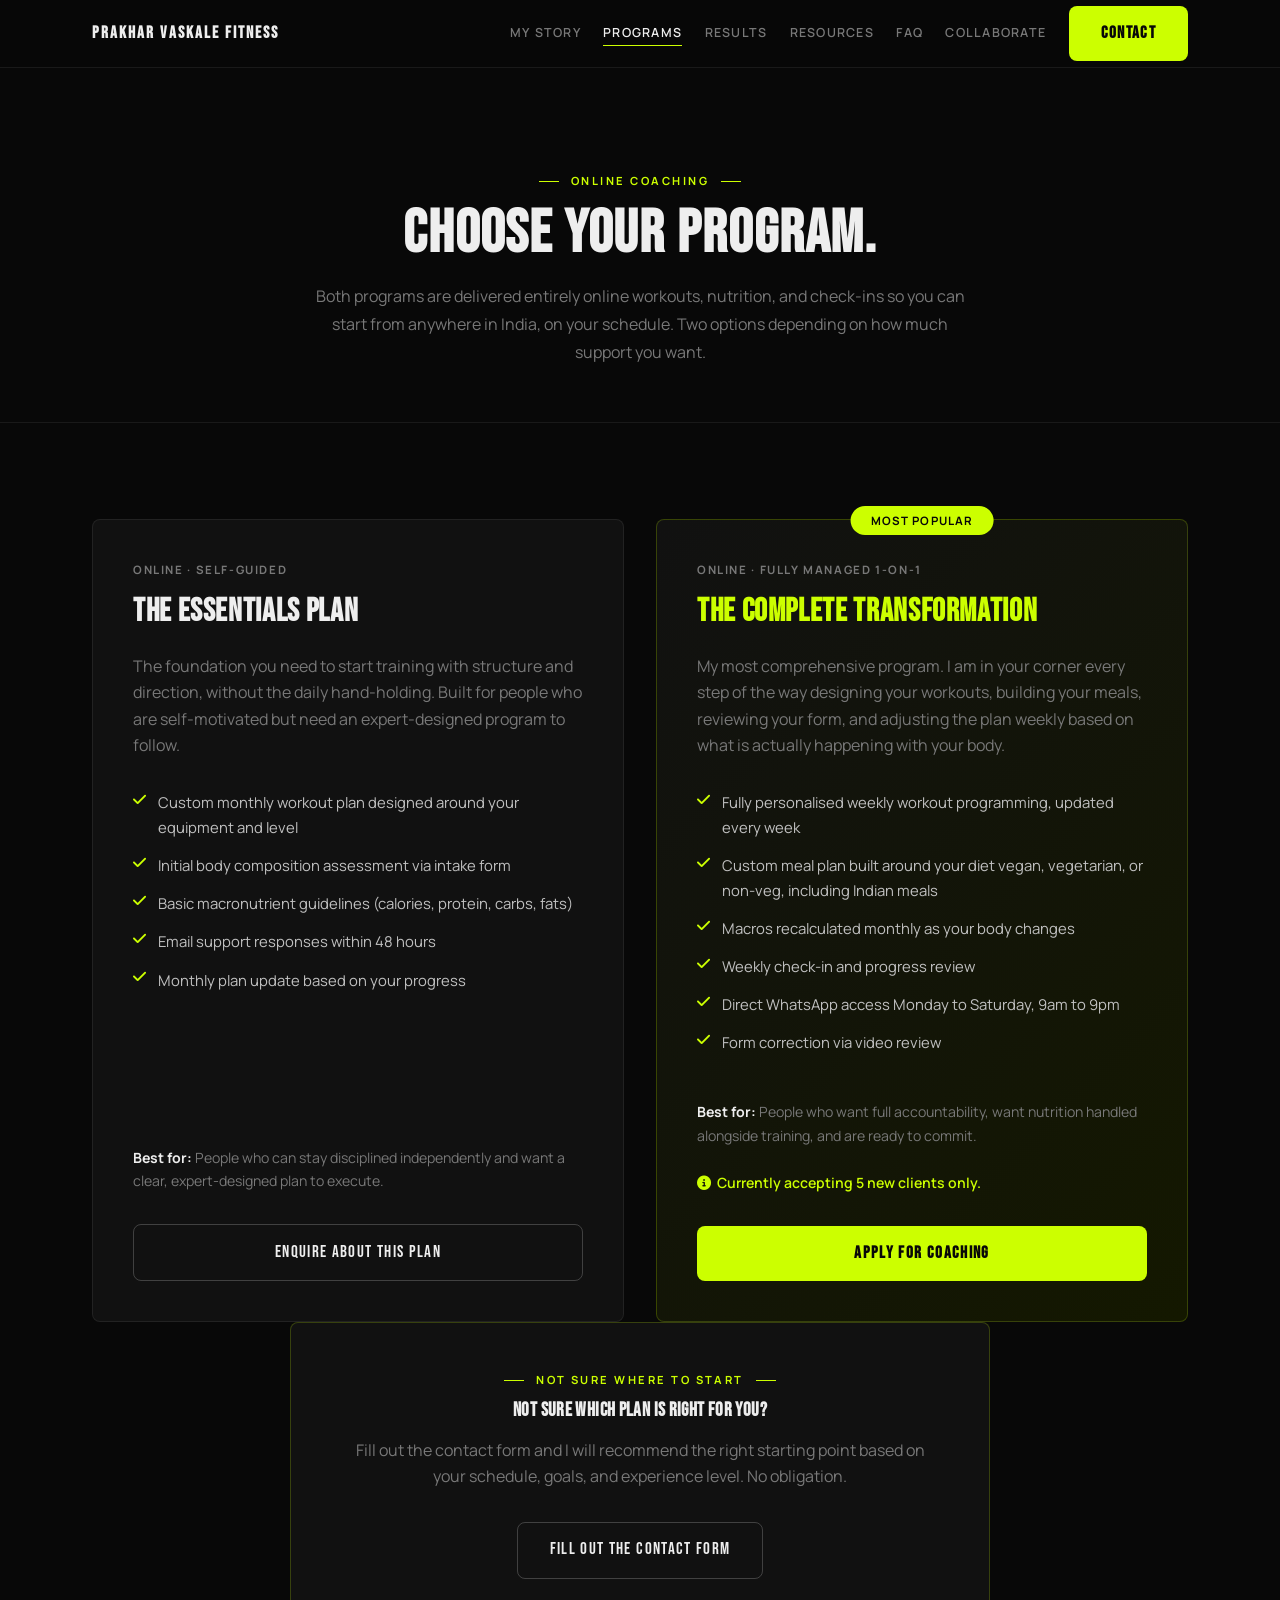
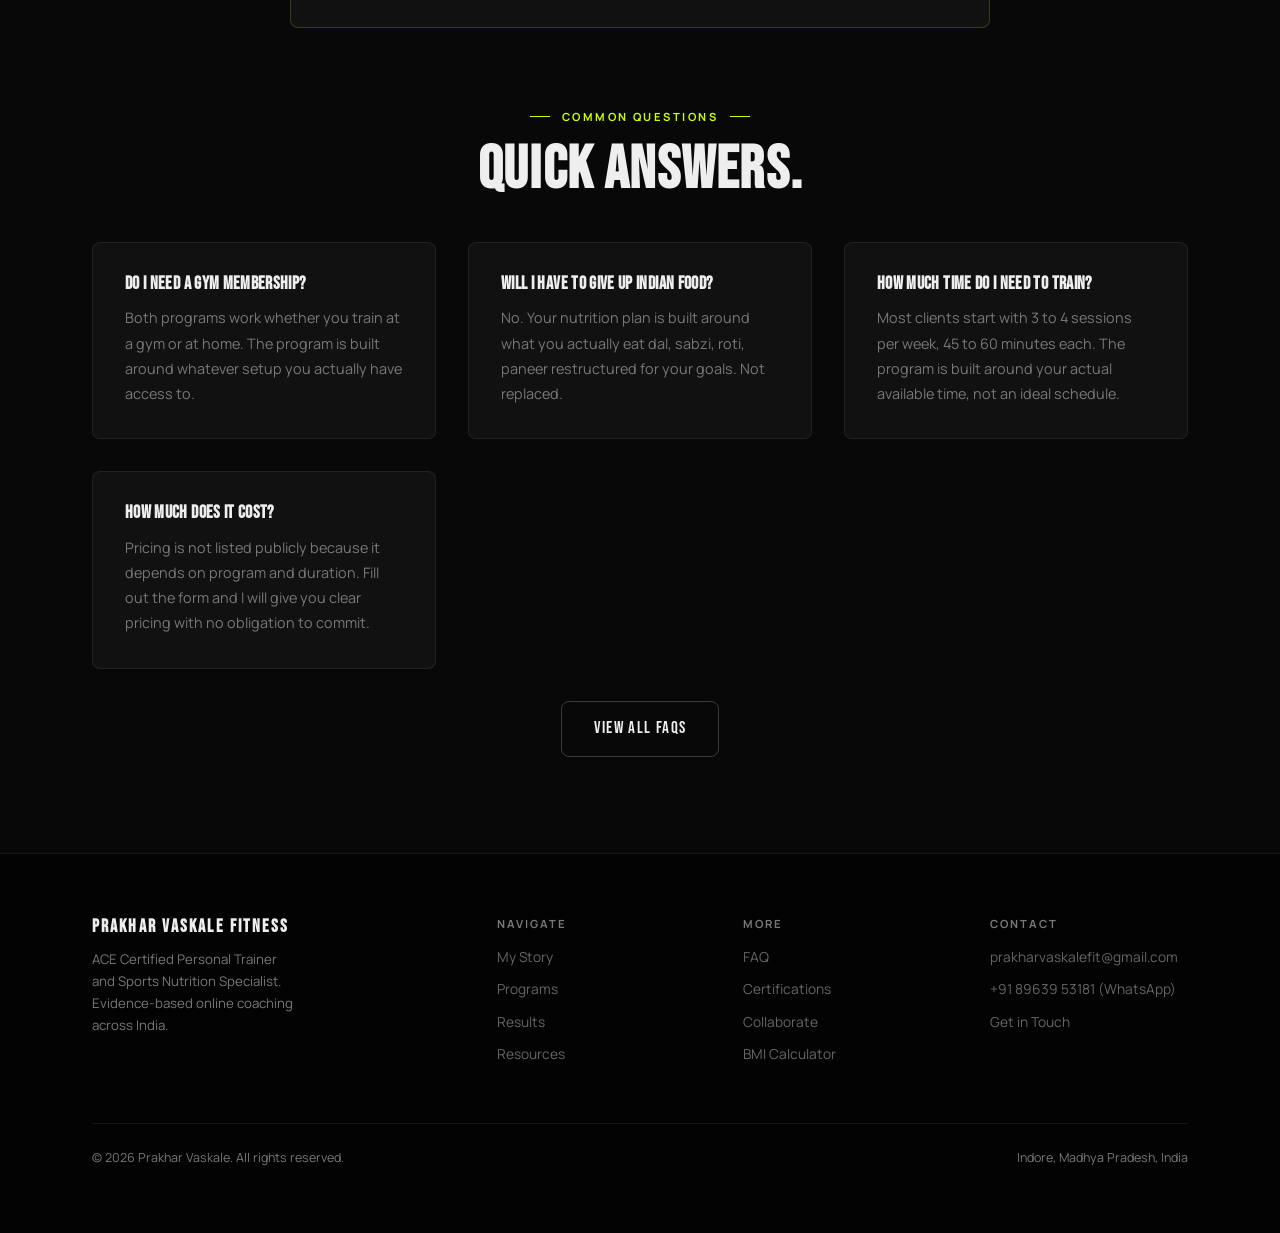
<file: programs.html>
<!DOCTYPE html>
<html lang="en">
<head>
    <meta charset="UTF-8">
    <meta name="viewport" content="width=device-width, initial-scale=1.0">
    <title>Programs | Prakhar Vaskale Fitness</title>
    <meta name="description" content="Online personal training programs from ACE Certified trainer Prakhar Vaskale. Self-guided or fully managed 1-on-1 coaching, delivered entirely online across India.">
    <link rel="preconnect" href="https://fonts.googleapis.com">
    <link rel="preconnect" href="https://fonts.gstatic.com" crossorigin>
    <link href="https://fonts.googleapis.com/css2?family=Bebas+Neue&family=Manrope:wght@400;500;600;700&display=swap" rel="stylesheet">
    <link rel="stylesheet" href="https://cdnjs.cloudflare.com/ajax/libs/font-awesome/6.4.0/css/all.min.css">
    <link rel="stylesheet" href="style.css">
</head>
<body>

    <nav class="navbar">
        <div class="nav-container">
            <a href="index.html" class="logo">PRAKHAR VASKALE FITNESS</a>
            <button class="nav-toggle" id="navToggle" aria-label="Toggle navigation" aria-expanded="false">
                <span></span><span></span><span></span>
            </button>
            <div class="nav-links" id="navLinks">
                <a href="story.html">My Story</a>
                <a href="programs.html" class="active">Programs</a>
                <a href="transformations.html">Results</a>
                <a href="resources.html">Resources</a>
                <a href="faq.html">FAQ</a>
                <a href="collaborations.html">Collaborate</a>
                <a href="contact.html" class="btn btn-accent">Contact</a>
            </div>
        </div>
    </nav>

    <header class="page-header">
        <div class="container">
            <p class="eyebrow">Online coaching</p>
            <h1 class="section-title">Choose Your Program.</h1>
            <p class="section-subtitle max-w-2xl mx-auto mt-4">Both programs are delivered entirely online   workouts, nutrition, and check-ins   so you can start from anywhere in India, on your schedule. Two options depending on how much support you want.</p>
        </div>
    </header>

    <main class="section dark-section">
        <div class="container">
            <div class="pricing-grid">

                <div class="pricing-card">
                    <p class="text-muted mb-4" style="font-size:0.72rem;text-transform:uppercase;letter-spacing:0.14em;font-weight:700;">Online &middot; Self-Guided</p>
                    <h2 class="mb-6" style="font-size:2rem;">The Essentials Plan</h2>
                    <p class="text-muted mb-8">The foundation you need to start training with structure and direction, without the daily hand-holding. Built for people who are self-motivated but need an expert-designed program to follow.</p>
                    <div class="feature-list">
                        <ul>
                            <li><i class="fa-solid fa-check"></i> Custom monthly workout plan designed around your equipment and level</li>
                            <li><i class="fa-solid fa-check"></i> Initial body composition assessment via intake form</li>
                            <li><i class="fa-solid fa-check"></i> Basic macronutrient guidelines (calories, protein, carbs, fats)</li>
                            <li><i class="fa-solid fa-check"></i> Email support   responses within 48 hours</li>
                            <li><i class="fa-solid fa-check"></i> Monthly plan update based on your progress</li>
                        </ul>
                    </div>
                    <p class="text-muted mb-8" style="font-size:0.88rem;"><strong style="color:var(--text-main);">Best for:</strong> People who can stay disciplined independently and want a clear, expert-designed plan to execute.</p>
                    <a href="contact.html?plan=essentials" class="btn btn-outline">Enquire About This Plan</a>
                </div>

                <div class="pricing-card premium">
                    <div class="premium-badge">Most Popular</div>
                    <p class="text-muted mb-4" style="font-size:0.72rem;text-transform:uppercase;letter-spacing:0.14em;font-weight:700;">Online &middot; Fully Managed 1-on-1</p>
                    <h2 class="mb-6 text-accent" style="font-size:2rem;">The Complete Transformation</h2>
                    <p class="text-muted mb-8">My most comprehensive program. I am in your corner every step of the way   designing your workouts, building your meals, reviewing your form, and adjusting the plan weekly based on what is actually happening with your body.</p>
                    <div class="feature-list">
                        <ul>
                            <li><i class="fa-solid fa-check"></i> Fully personalised weekly workout programming, updated every week</li>
                            <li><i class="fa-solid fa-check"></i> Custom meal plan built around your diet   vegan, vegetarian, or non-veg, including Indian meals</li>
                            <li><i class="fa-solid fa-check"></i> Macros recalculated monthly as your body changes</li>
                            <li><i class="fa-solid fa-check"></i> Weekly check-in and progress review</li>
                            <li><i class="fa-solid fa-check"></i> Direct WhatsApp access   Monday to Saturday, 9am to 9pm</li>
                            <li><i class="fa-solid fa-check"></i> Form correction via video review</li>
                        </ul>
                    </div>
                    <p class="text-muted mb-6" style="font-size:0.88rem;"><strong style="color:var(--text-main);">Best for:</strong> People who want full accountability, want nutrition handled alongside training, and are ready to commit.</p>
                    <p class="text-accent mb-8" style="font-size:0.88rem;font-weight:600;"><i class="fa-solid fa-circle-info" style="margin-right:0.4rem;"></i>Currently accepting 5 new clients only.</p>
                    <a href="contact.html?plan=transformation" class="btn btn-accent">Apply for Coaching</a>
                </div>

            </div>

            <div class="cta-box mt-12">
                <p class="eyebrow">Not sure where to start</p>
                <h3 class="mb-4">Not Sure Which Plan Is Right for You?</h3>
                <p class="text-muted mb-8">Fill out the contact form and I will recommend the right starting point based on your schedule, goals, and experience level. No obligation.</p>
                <a href="contact.html" class="btn btn-outline">Fill Out the Contact Form</a>
            </div>

            <div style="margin-top:5rem;">
                <div class="text-center mb-10">
                    <p class="eyebrow">Common questions</p>
                    <h2 class="section-title">Quick Answers.</h2>
                </div>
                <div class="grid-2">
                    <div style="background:var(--bg-card);border:1px solid var(--border);border-radius:var(--radius);padding:2rem;">
                        <h3 style="font-size:1.1rem;margin-bottom:0.75rem;">Do I need a gym membership?</h3>
                        <p class="text-muted" style="font-size:0.9rem;line-height:1.75;">Both programs work whether you train at a gym or at home. The program is built around whatever setup you actually have access to.</p>
                    </div>
                    <div style="background:var(--bg-card);border:1px solid var(--border);border-radius:var(--radius);padding:2rem;">
                        <h3 style="font-size:1.1rem;margin-bottom:0.75rem;">Will I have to give up Indian food?</h3>
                        <p class="text-muted" style="font-size:0.9rem;line-height:1.75;">No. Your nutrition plan is built around what you actually eat   dal, sabzi, roti, paneer   restructured for your goals. Not replaced.</p>
                    </div>
                    <div style="background:var(--bg-card);border:1px solid var(--border);border-radius:var(--radius);padding:2rem;">
                        <h3 style="font-size:1.1rem;margin-bottom:0.75rem;">How much time do I need to train?</h3>
                        <p class="text-muted" style="font-size:0.9rem;line-height:1.75;">Most clients start with 3 to 4 sessions per week, 45 to 60 minutes each. The program is built around your actual available time, not an ideal schedule.</p>
                    </div>
                    <div style="background:var(--bg-card);border:1px solid var(--border);border-radius:var(--radius);padding:2rem;">
                        <h3 style="font-size:1.1rem;margin-bottom:0.75rem;">How much does it cost?</h3>
                        <p class="text-muted" style="font-size:0.9rem;line-height:1.75;">Pricing is not listed publicly because it depends on program and duration. Fill out the form and I will give you clear pricing with no obligation to commit.</p>
                    </div>
                </div>
                <div class="text-center mt-8">
                    <a href="faq.html" class="btn btn-outline">View All FAQs</a>
                </div>
            </div>
        </div>
    </main>

    <footer class="footer">
        <div class="container">
            <div class="footer-grid">
                <div>
                    <div class="logo footer-logo">PRAKHAR VASKALE FITNESS</div>
                    <p class="footer-tagline">ACE Certified Personal Trainer and Sports Nutrition Specialist. Evidence-based online coaching across India.</p>
                </div>
                <div class="footer-col">
                    <h4>Navigate</h4>
                    <a href="story.html">My Story</a>
                    <a href="programs.html">Programs</a>
                    <a href="transformations.html">Results</a>
                    <a href="resources.html">Resources</a>
                </div>
                <div class="footer-col">
                    <h4>More</h4>
                    <a href="faq.html">FAQ</a>
                    <a href="certifications.html">Certifications</a>
                    <a href="collaborations.html">Collaborate</a>
                    <a href="calculator.html">BMI Calculator</a>
                </div>
                <div class="footer-col">
                    <h4>Contact</h4>
                    <a href="mailto:prakharvaskalefit@gmail.com">prakharvaskalefit@gmail.com</a>
                    <a href="https://wa.me/918963953181" target="_blank" rel="noopener">+91 89639 53181 (WhatsApp)</a>
                    <a href="contact.html">Get in Touch</a>
                </div>
            </div>
            <div class="footer-bottom">
                <span>&copy; 2026 Prakhar Vaskale. All rights reserved.</span>
                <span>Indore, Madhya Pradesh, India</span>
            </div>
        </div>
    </footer>

    <script>
    document.addEventListener('DOMContentLoaded', function() {
        // Navigation Scroll Behavior
        var nav = document.querySelector('.navbar');
        var lastY = 0, ticking = false;
        
        window.addEventListener('scroll', function() {
            if (!ticking) {
                window.requestAnimationFrame(function() {
                    var y = window.scrollY;
                    if (y > lastY && y > 90) { nav.classList.add('nav-up'); }
                    else { nav.classList.remove('nav-up'); }
                    nav.classList.toggle('nav-scrolled', y > 12);
                    lastY = y; ticking = false;
                });
                ticking = true;
            }
        }, { passive: true });

        // Mobile Hamburger Toggle
        var t = document.getElementById('navToggle');
        var l = document.getElementById('navLinks');
        
        if (t && l) {
            t.addEventListener('click', function(e) {
                e.stopPropagation();
                var isOpen = l.classList.contains('open');
                if (isOpen) {
                    l.classList.remove('open');
                    t.classList.remove('open');
                    t.setAttribute('aria-expanded', 'false');
                } else {
                    l.classList.add('open');
                    t.classList.add('open');
                    t.setAttribute('aria-expanded', 'true');
                }
            });

            l.querySelectorAll('a').forEach(function(a) {
                a.addEventListener('click', function() {
                    l.classList.remove('open');
                    t.classList.remove('open');
                    t.setAttribute('aria-expanded', 'false');
                });
            });

            document.addEventListener('click', function(e) {
                if (l.classList.contains('open') && !t.contains(e.target) && !l.contains(e.target)) {
                    l.classList.remove('open');
                    t.classList.remove('open');
                    t.setAttribute('aria-expanded', 'false');
                }
            });
        }

        // FAQ Dropdown Toggle
        var faqBtns = document.querySelectorAll('.faq-question-btn');
        if (faqBtns.length > 0) {
            faqBtns.forEach(function(btn) {
                btn.addEventListener('click', function() {
                    var expanded = this.getAttribute('aria-expanded') === 'true';
                    this.setAttribute('aria-expanded', !expanded);
                    var answer = this.nextElementSibling;
                    if (answer && answer.classList.contains('faq-answer')) {
                        if (!expanded) {
                            answer.classList.add('open');
                        } else {
                            answer.classList.remove('open');
                        }
                    }
                });
            });
        }
    });
    </script>
</body>
</html>
</file>
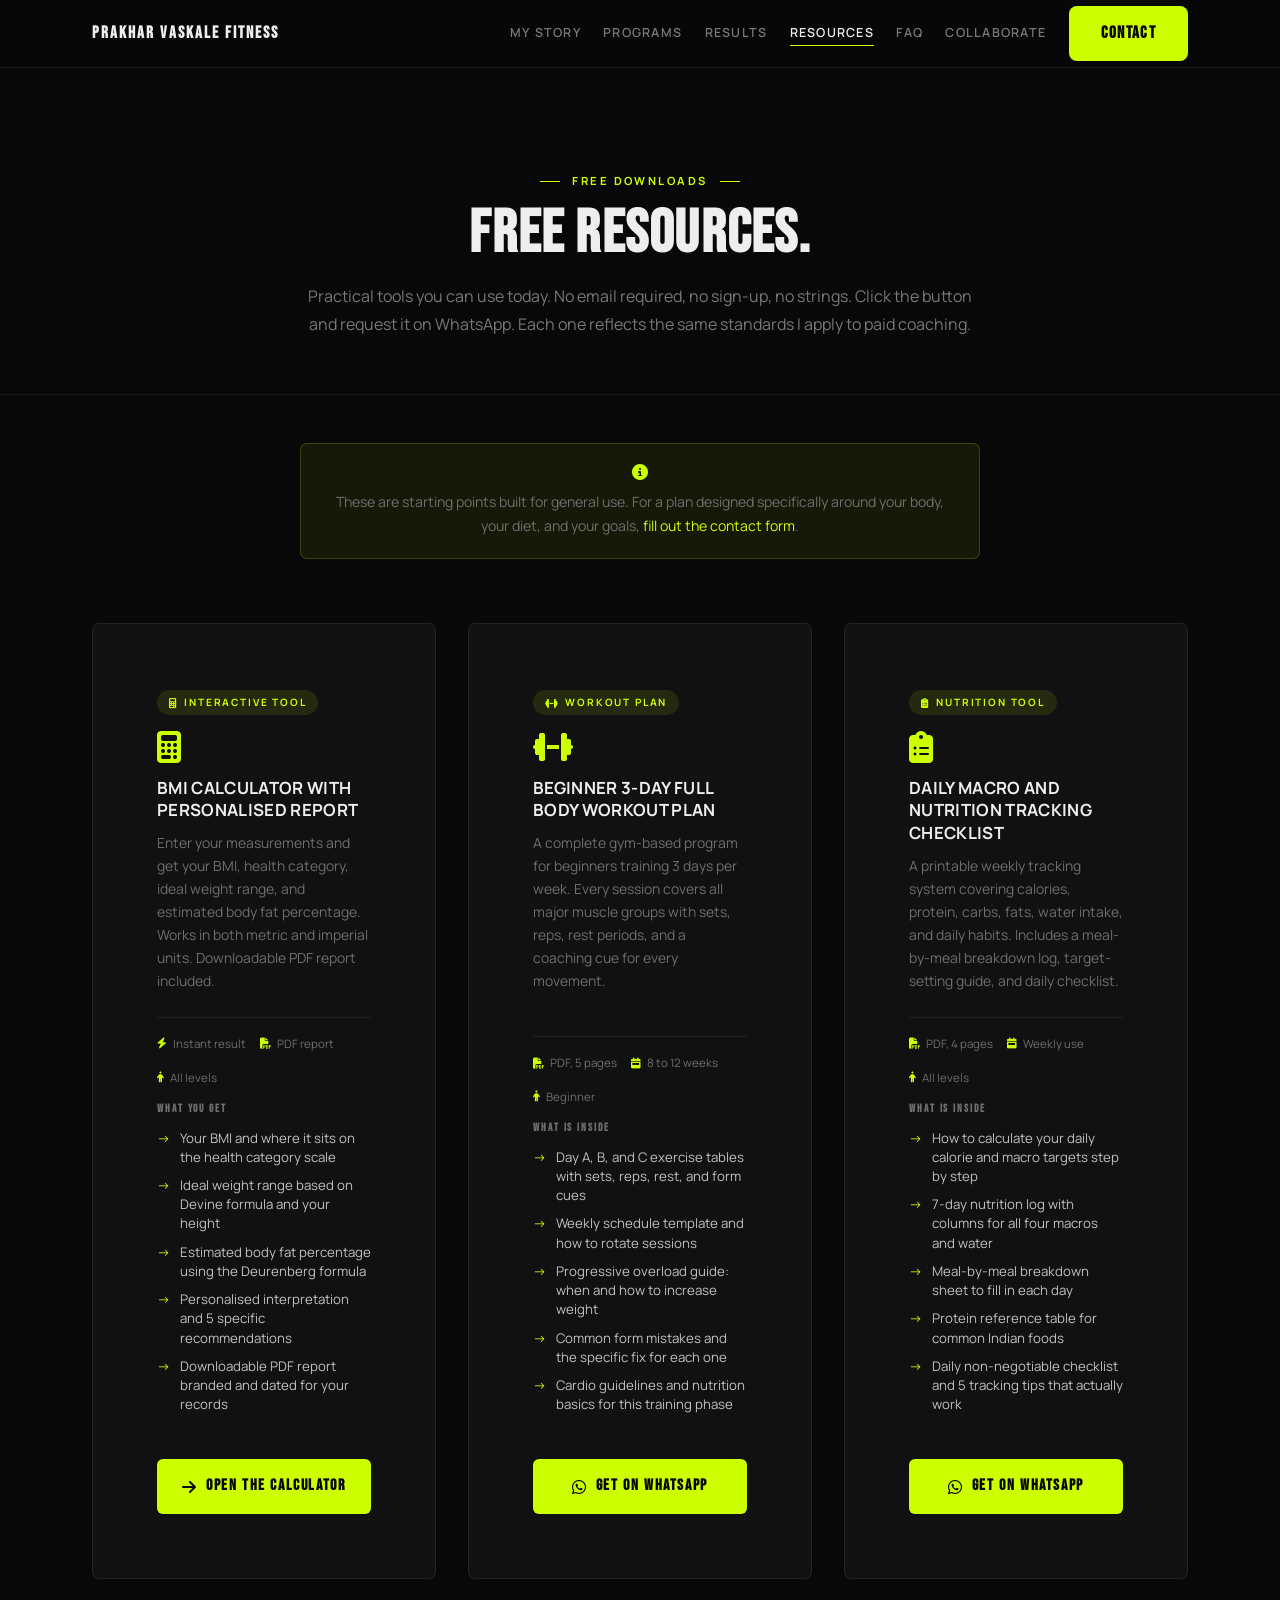
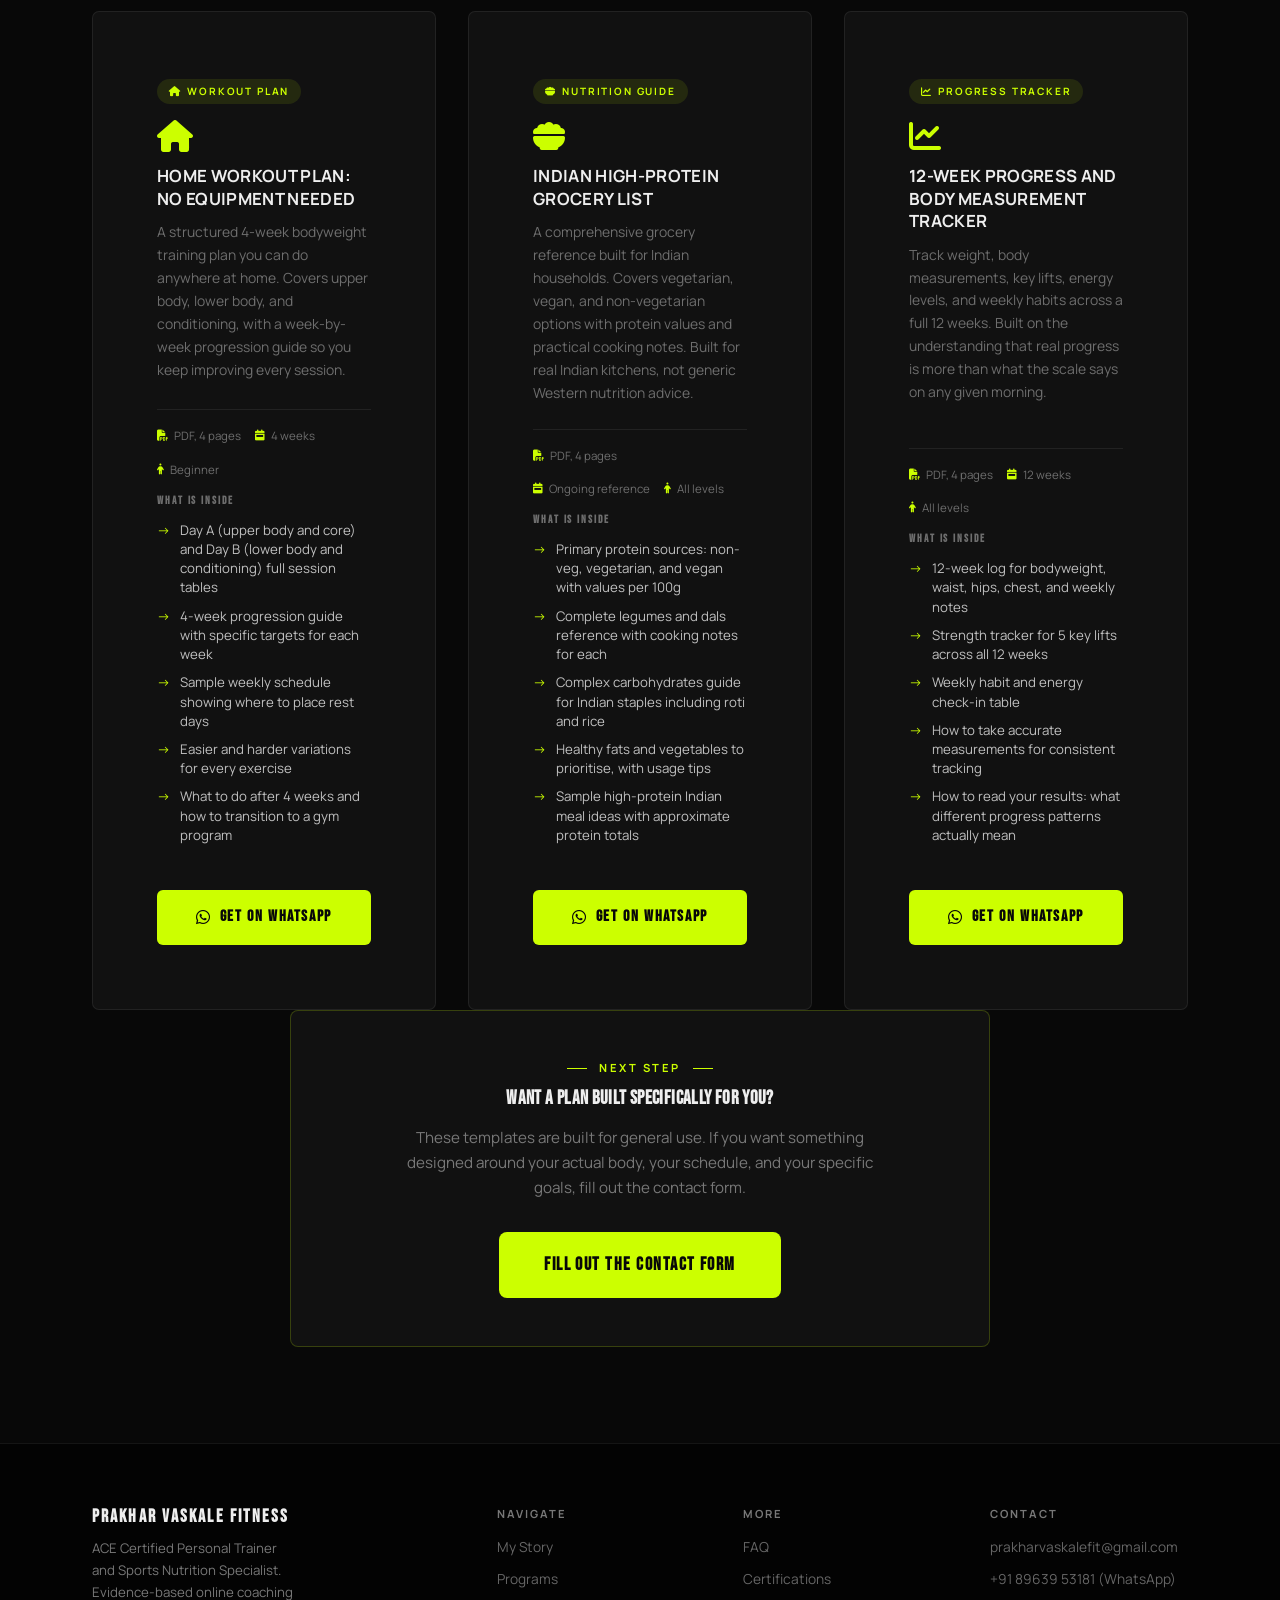
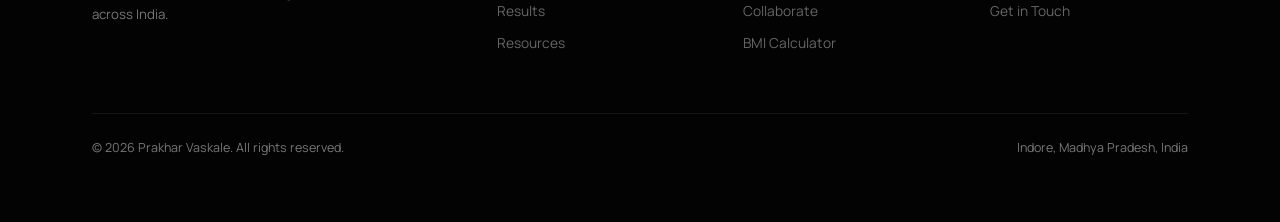
<file: resources.html>
<!DOCTYPE html>
<html lang="en">
<head>
    <meta charset="UTF-8">
    <meta name="viewport" content="width=device-width, initial-scale=1.0">
    <title>Free Resources | Prakhar Vaskale Fitness</title>
    <meta name="description" content="Free fitness and nutrition resources from ACE Certified trainer Prakhar Vaskale. Download workout plans, macro trackers, an Indian grocery list, and more.">
    <link rel="preconnect" href="https://fonts.googleapis.com">
    <link rel="preconnect" href="https://fonts.gstatic.com" crossorigin>
    <link href="https://fonts.googleapis.com/css2?family=Bebas+Neue&family=Manrope:wght@400;500;600;700&display=swap" rel="stylesheet">
    <link rel="stylesheet" href="https://cdnjs.cloudflare.com/ajax/libs/font-awesome/6.4.0/css/all.min.css">
    <link rel="stylesheet" href="style.css">
    <style>
        .resource-grid {
            display: grid;
            grid-template-columns: repeat(auto-fit, minmax(300px, 1fr));
            gap: 2rem;
        }
        .resource-card {
            background: var(--bg-card, #111);
            border: 1px solid rgba(255,255,255,0.07);
            border-radius: 7px;
            display: flex;
            flex-direction: column;
            overflow: hidden;
            transition: transform 0.35s cubic-bezier(0.22,1,0.36,1),
                        border-color 0.25s ease,
                        box-shadow 0.35s ease;
        }
        .resource-card:hover {
            transform: translateY(-5px);
            border-color: rgba(204,255,0,0.3);
            box-shadow: 0 18px 44px rgba(0,0,0,0.45);
        }
        .rc-top   { padding: 2rem 2rem 0; }
        .rc-body  { padding: 0 2rem 1.5rem; flex-grow: 1; }
        .rc-divider { height: 1px; background: rgba(255,255,255,0.07); margin: 0 2rem; }
        .rc-meta  { display: flex; gap: 0.9rem; flex-wrap: wrap; padding: 1rem 2rem; font-size: 0.72rem; color: #6e6e6e; }
        .rc-meta span { display: flex; align-items: center; gap: 0.35rem; }
        .rc-meta i { color: #ccff00; font-size: 0.68rem; }
        .rc-includes { padding: 0 2rem 1.25rem; }
        .rc-includes h4 {
            font-size: 0.66rem; font-weight: 700; text-transform: uppercase;
            letter-spacing: 0.18em; color: #6e6e6e; margin-bottom: 0.65rem;
        }
        .rc-includes ul { list-style: none; padding: 0; }
        .rc-includes li {
            font-size: 0.83rem; color: #c0c0c0;
            padding: 0.28rem 0; display: flex; gap: 0.6rem; line-height: 1.45;
        }
        .rc-includes li::before { content: '\2192'; color: #ccff00; flex-shrink: 0; }
        .resource-tag {
            display: inline-flex; align-items: center; gap: 0.35rem;
            background: rgba(204,255,0,0.1); color: #ccff00;
            font-size: 0.63rem; font-weight: 700; text-transform: uppercase;
            letter-spacing: 0.18em; padding: 0.25rem 0.75rem;
            border-radius: 20px; margin-bottom: 1rem;
        }
        .resource-icon { font-size: 2rem; color: #ccff00; margin-bottom: 0.85rem; display: block; }
        .resource-card h3 {
            font-family: 'Manrope', sans-serif; font-size: 1.05rem; font-weight: 700;
            line-height: 1.35; margin-bottom: 0.65rem; color: #eee;
        }
        .resource-card p { font-size: 0.87rem; color: #6e6e6e; line-height: 1.65; margin-bottom: 0; }
        .btn-dl {
            display: flex; align-items: center; justify-content: center; gap: 0.5rem;
            margin: 1.25rem 2rem 2rem; padding: 0.9rem 1.25rem;
            background: #ccff00; color: #080808; font-family: 'Bebas Neue', sans-serif;
            font-size: 1rem; text-transform: uppercase; letter-spacing: 0.1em; font-weight: 700;
            border-radius: 6px; text-decoration: none;
            transition: background 0.2s ease, transform 0.25s cubic-bezier(0.22,1,0.36,1);
        }
        .btn-dl:hover { background: #b8e600; transform: translateY(-2px); }
        .btn-dl-outline {
            background: transparent;
            border: 1px solid rgba(204,255,0,0.35);
            color: #ccff00;
        }
        .btn-dl-outline:hover { background: rgba(204,255,0,0.08); border-color: #ccff00; }
        .note-box {
            background: rgba(204,255,0,0.07); border: 1px solid rgba(204,255,0,0.2);
            border-radius: 7px; padding: 1.25rem 1.75rem;
            max-width: 680px; margin: 0 auto 4rem; text-align: center;
        }
        .note-box p { font-size: 0.88rem; color: #6e6e6e; margin: 0; line-height: 1.7; }
        .note-box a { color: #ccff00; }
        @media (max-width: 640px) { .resource-grid { grid-template-columns: 1fr; } }
    </style>
</head>
<body>

    <nav class="navbar">
        <div class="nav-container">
            <a href="index.html" class="logo">PRAKHAR VASKALE FITNESS</a>
            <button class="nav-toggle" id="navToggle" aria-label="Toggle navigation" aria-expanded="false">
                <span></span><span></span><span></span>
            </button>
            <div class="nav-links" id="navLinks">
                <a href="story.html">My Story</a>
                <a href="programs.html">Programs</a>
                <a href="transformations.html">Results</a>
                <a href="resources.html" class="active">Resources</a>
                <a href="faq.html">FAQ</a>
                <a href="collaborations.html">Collaborate</a>
                <a href="contact.html" class="btn btn-accent">Contact</a>
            </div>
        </div>
    </nav>

    <header class="page-header">
        <div class="container">
            <p class="eyebrow">Free downloads</p>
            <h1 class="section-title">Free Resources.</h1>
            <p class="section-subtitle max-w-2xl mx-auto mt-4">Practical tools you can use today. No email required, no sign-up, no strings. Click the button and request it on WhatsApp. Each one reflects the same standards I apply to paid coaching.</p>
        </div>
    </header>

    <main class="section dark-section" style="padding-top:3rem;">
        <div class="container">

            <div class="note-box">
                <i class="fa-solid fa-circle-info" style="color:#ccff00;font-size:1rem;margin-bottom:.6rem;display:block;"></i>
                <p>These are starting points built for general use. For a plan designed specifically around your body, your diet, and your goals, <a href="contact.html">fill out the contact form</a>.</p>
            </div>

            <div class="resource-grid">

                <div class="resource-card">
                    <div class="rc-top">
                        <span class="resource-tag"><i class="fa-solid fa-calculator"></i> Interactive Tool</span>
                        <i class="fa-solid fa-calculator resource-icon"></i>
                        <h3>BMI Calculator with Personalised Report</h3>
                    </div>
                    <div class="rc-body">
                        <p>Enter your measurements and get your BMI, health category, ideal weight range, and estimated body fat percentage. Works in both metric and imperial units. Downloadable PDF report included.</p>
                    </div>
                    <div class="rc-divider"></div>
                    <div class="rc-meta">
                        <span><i class="fa-solid fa-bolt"></i> Instant result</span>
                        <span><i class="fa-solid fa-file-pdf"></i> PDF report</span>
                        <span><i class="fa-solid fa-person"></i> All levels</span>
                    </div>
                    <div class="rc-includes">
                        <h4>What you get</h4>
                        <ul>
                            <li>Your BMI and where it sits on the health category scale</li>
                            <li>Ideal weight range based on Devine formula and your height</li>
                            <li>Estimated body fat percentage using the Deurenberg formula</li>
                            <li>Personalised interpretation and 5 specific recommendations</li>
                            <li>Downloadable PDF report branded and dated for your records</li>
                        </ul>
                    </div>
                    <a href="calculator.html" class="btn-dl">
                        <i class="fa-solid fa-arrow-right"></i> Open the Calculator
                    </a>
                </div>

                <div class="resource-card">
                    <div class="rc-top">
                        <span class="resource-tag"><i class="fa-solid fa-dumbbell"></i> Workout Plan</span>
                        <i class="fa-solid fa-dumbbell resource-icon"></i>
                        <h3>Beginner 3-Day Full Body Workout Plan</h3>
                    </div>
                    <div class="rc-body">
                        <p>A complete gym-based program for beginners training 3 days per week. Every session covers all major muscle groups with sets, reps, rest periods, and a coaching cue for every movement.</p>
                    </div>
                    <div class="rc-divider"></div>
                    <div class="rc-meta">
                        <span><i class="fa-solid fa-file-pdf"></i> PDF, 5 pages</span>
                        <span><i class="fa-solid fa-calendar-week"></i> 8 to 12 weeks</span>
                        <span><i class="fa-solid fa-person"></i> Beginner</span>
                    </div>
                    <div class="rc-includes">
                        <h4>What is inside</h4>
                        <ul>
                            <li>Day A, B, and C exercise tables with sets, reps, rest, and form cues</li>
                            <li>Weekly schedule template and how to rotate sessions</li>
                            <li>Progressive overload guide: when and how to increase weight</li>
                            <li>Common form mistakes and the specific fix for each one</li>
                            <li>Cardio guidelines and nutrition basics for this training phase</li>
                        </ul>
                    </div>
                    <a href="https://wa.me/918963953181?text=Hi%20Prakhar%21%20I%20found%20your%20website%20and%20would%20like%20to%20get%20the%20Beginner%203-Day%20Full%20Body%20Workout%20Plan.%20Could%20you%20please%20send%20it%20to%20me%3F%20Thank%20you%21" target="_blank" rel="noopener" class="btn-dl">
                        <i class="fa-brands fa-whatsapp"></i> Get on WhatsApp
                    </a>
                </div>

                <div class="resource-card">
                    <div class="rc-top">
                        <span class="resource-tag"><i class="fa-solid fa-clipboard-list"></i> Nutrition Tool</span>
                        <i class="fa-solid fa-clipboard-list resource-icon"></i>
                        <h3>Daily Macro and Nutrition Tracking Checklist</h3>
                    </div>
                    <div class="rc-body">
                        <p>A printable weekly tracking system covering calories, protein, carbs, fats, water intake, and daily habits. Includes a meal-by-meal breakdown log, target-setting guide, and daily checklist.</p>
                    </div>
                    <div class="rc-divider"></div>
                    <div class="rc-meta">
                        <span><i class="fa-solid fa-file-pdf"></i> PDF, 4 pages</span>
                        <span><i class="fa-solid fa-calendar-week"></i> Weekly use</span>
                        <span><i class="fa-solid fa-person"></i> All levels</span>
                    </div>
                    <div class="rc-includes">
                        <h4>What is inside</h4>
                        <ul>
                            <li>How to calculate your daily calorie and macro targets step by step</li>
                            <li>7-day nutrition log with columns for all four macros and water</li>
                            <li>Meal-by-meal breakdown sheet to fill in each day</li>
                            <li>Protein reference table for common Indian foods</li>
                            <li>Daily non-negotiable checklist and 5 tracking tips that actually work</li>
                        </ul>
                    </div>
                    <a href="https://wa.me/918963953181?text=Hi%20Prakhar%21%20I%20found%20your%20website%20and%20would%20like%20to%20get%20the%20Daily%20Macro%20and%20Nutrition%20Tracking%20Checklist.%20Could%20you%20please%20send%20it%20to%20me%3F%20Thank%20you%21" target="_blank" rel="noopener" class="btn-dl">
                        <i class="fa-brands fa-whatsapp"></i> Get on WhatsApp
                    </a>
                </div>

                <div class="resource-card">
                    <div class="rc-top">
                        <span class="resource-tag"><i class="fa-solid fa-house"></i> Workout Plan</span>
                        <i class="fa-solid fa-house resource-icon"></i>
                        <h3>Home Workout Plan: No Equipment Needed</h3>
                    </div>
                    <div class="rc-body">
                        <p>A structured 4-week bodyweight training plan you can do anywhere at home. Covers upper body, lower body, and conditioning, with a week-by-week progression guide so you keep improving every session.</p>
                    </div>
                    <div class="rc-divider"></div>
                    <div class="rc-meta">
                        <span><i class="fa-solid fa-file-pdf"></i> PDF, 4 pages</span>
                        <span><i class="fa-solid fa-calendar-week"></i> 4 weeks</span>
                        <span><i class="fa-solid fa-person"></i> Beginner</span>
                    </div>
                    <div class="rc-includes">
                        <h4>What is inside</h4>
                        <ul>
                            <li>Day A (upper body and core) and Day B (lower body and conditioning) full session tables</li>
                            <li>4-week progression guide with specific targets for each week</li>
                            <li>Sample weekly schedule showing where to place rest days</li>
                            <li>Easier and harder variations for every exercise</li>
                            <li>What to do after 4 weeks and how to transition to a gym program</li>
                        </ul>
                    </div>
                    <a href="https://wa.me/918963953181?text=Hi%20Prakhar%21%20I%20found%20your%20website%20and%20would%20like%20to%20get%20the%20Home%20Workout%20Plan%20%28No%20Equipment%20Needed%29.%20Could%20you%20please%20send%20it%20to%20me%3F%20Thank%20you%21" target="_blank" rel="noopener" class="btn-dl">
                        <i class="fa-brands fa-whatsapp"></i> Get on WhatsApp
                    </a>
                </div>

                <div class="resource-card">
                    <div class="rc-top">
                        <span class="resource-tag"><i class="fa-solid fa-bowl-food"></i> Nutrition Guide</span>
                        <i class="fa-solid fa-bowl-food resource-icon"></i>
                        <h3>Indian High-Protein Grocery List</h3>
                    </div>
                    <div class="rc-body">
                        <p>A comprehensive grocery reference built for Indian households. Covers vegetarian, vegan, and non-vegetarian options with protein values and practical cooking notes. Built for real Indian kitchens, not generic Western nutrition advice.</p>
                    </div>
                    <div class="rc-divider"></div>
                    <div class="rc-meta">
                        <span><i class="fa-solid fa-file-pdf"></i> PDF, 4 pages</span>
                        <span><i class="fa-solid fa-calendar-week"></i> Ongoing reference</span>
                        <span><i class="fa-solid fa-person"></i> All levels</span>
                    </div>
                    <div class="rc-includes">
                        <h4>What is inside</h4>
                        <ul>
                            <li>Primary protein sources: non-veg, vegetarian, and vegan with values per 100g</li>
                            <li>Complete legumes and dals reference with cooking notes for each</li>
                            <li>Complex carbohydrates guide for Indian staples including roti and rice</li>
                            <li>Healthy fats and vegetables to prioritise, with usage tips</li>
                            <li>Sample high-protein Indian meal ideas with approximate protein totals</li>
                        </ul>
                    </div>
                    <a href="https://wa.me/918963953181?text=Hi%20Prakhar%21%20I%20found%20your%20website%20and%20would%20like%20to%20get%20the%20Indian%20High-Protein%20Grocery%20List.%20Could%20you%20please%20send%20it%20to%20me%3F%20Thank%20you%21" target="_blank" rel="noopener" class="btn-dl">
                        <i class="fa-brands fa-whatsapp"></i> Get on WhatsApp
                    </a>
                </div>

                <div class="resource-card">
                    <div class="rc-top">
                        <span class="resource-tag"><i class="fa-solid fa-chart-line"></i> Progress Tracker</span>
                        <i class="fa-solid fa-chart-line resource-icon"></i>
                        <h3>12-Week Progress and Body Measurement Tracker</h3>
                    </div>
                    <div class="rc-body">
                        <p>Track weight, body measurements, key lifts, energy levels, and weekly habits across a full 12 weeks. Built on the understanding that real progress is more than what the scale says on any given morning.</p>
                    </div>
                    <div class="rc-divider"></div>
                    <div class="rc-meta">
                        <span><i class="fa-solid fa-file-pdf"></i> PDF, 4 pages</span>
                        <span><i class="fa-solid fa-calendar-week"></i> 12 weeks</span>
                        <span><i class="fa-solid fa-person"></i> All levels</span>
                    </div>
                    <div class="rc-includes">
                        <h4>What is inside</h4>
                        <ul>
                            <li>12-week log for bodyweight, waist, hips, chest, and weekly notes</li>
                            <li>Strength tracker for 5 key lifts across all 12 weeks</li>
                            <li>Weekly habit and energy check-in table</li>
                            <li>How to take accurate measurements for consistent tracking</li>
                            <li>How to read your results: what different progress patterns actually mean</li>
                        </ul>
                    </div>
                    <a href="https://wa.me/918963953181?text=Hi%20Prakhar%21%20I%20found%20your%20website%20and%20would%20like%20to%20get%20the%2012-Week%20Progress%20and%20Body%20Measurement%20Tracker.%20Could%20you%20please%20send%20it%20to%20me%3F%20Thank%20you%21" target="_blank" rel="noopener" class="btn-dl">
                        <i class="fa-brands fa-whatsapp"></i> Get on WhatsApp
                    </a>
                </div>

            </div>

            <div class="cta-box mt-12">
                <p class="eyebrow">Next step</p>
                <h3 class="mb-4">Want a Plan Built Specifically for You?</h3>
                <p class="text-muted mb-8" style="font-size:.95rem;max-width:500px;margin-left:auto;margin-right:auto;">These templates are built for general use. If you want something designed around your actual body, your schedule, and your specific goals, fill out the contact form.</p>
                <a href="contact.html" class="btn btn-accent btn-large">Fill Out the Contact Form</a>
            </div>

        </div>
    </main>

    <footer class="footer">
        <div class="container">
            <div class="footer-grid">
                <div>
                    <div class="logo footer-logo">PRAKHAR VASKALE FITNESS</div>
                    <p class="footer-tagline">ACE Certified Personal Trainer and Sports Nutrition Specialist. Evidence-based online coaching across India.</p>
                </div>
                <div class="footer-col">
                    <h4>Navigate</h4>
                    <a href="story.html">My Story</a>
                    <a href="programs.html">Programs</a>
                    <a href="transformations.html">Results</a>
                    <a href="resources.html">Resources</a>
                </div>
                <div class="footer-col">
                    <h4>More</h4>
                    <a href="faq.html">FAQ</a>
                    <a href="certifications.html">Certifications</a>
                    <a href="collaborations.html">Collaborate</a>
                    <a href="calculator.html">BMI Calculator</a>
                </div>
                <div class="footer-col">
                    <h4>Contact</h4>
                    <a href="mailto:prakharvaskalefit@gmail.com">prakharvaskalefit@gmail.com</a>
                    <a href="https://wa.me/918963953181" target="_blank" rel="noopener">+91 89639 53181 (WhatsApp)</a>
                    <a href="contact.html">Get in Touch</a>
                </div>
            </div>
            <div class="footer-bottom">
                <span>&copy; 2026 Prakhar Vaskale. All rights reserved.</span>
                <span>Indore, Madhya Pradesh, India</span>
            </div>
        </div>
    </footer>

    <script>
    document.addEventListener('DOMContentLoaded', function() {
        // Navigation Scroll Behavior
        var nav = document.querySelector('.navbar');
        var lastY = 0, ticking = false;
        
        window.addEventListener('scroll', function() {
            if (!ticking) {
                window.requestAnimationFrame(function() {
                    var y = window.scrollY;
                    if (y > lastY && y > 90) { nav.classList.add('nav-up'); }
                    else { nav.classList.remove('nav-up'); }
                    nav.classList.toggle('nav-scrolled', y > 12);
                    lastY = y; ticking = false;
                });
                ticking = true;
            }
        }, { passive: true });

        // Mobile Hamburger Toggle
        var t = document.getElementById('navToggle');
        var l = document.getElementById('navLinks');
        
        if (t && l) {
            t.addEventListener('click', function(e) {
                e.stopPropagation(); // Stops the document click listener from firing immediately
                var isOpen = l.classList.contains('open');
                if (isOpen) {
                    l.classList.remove('open');
                    t.classList.remove('open');
                    t.setAttribute('aria-expanded', 'false');
                } else {
                    l.classList.add('open');
                    t.classList.add('open');
                    t.setAttribute('aria-expanded', 'true');
                }
            });

            l.querySelectorAll('a').forEach(function(a) {
                a.addEventListener('click', function() {
                    l.classList.remove('open');
                    t.classList.remove('open');
                    t.setAttribute('aria-expanded', 'false');
                });
            });

            document.addEventListener('click', function(e) {
                if (l.classList.contains('open') && !t.contains(e.target) && !l.contains(e.target)) {
                    l.classList.remove('open');
                    t.classList.remove('open');
                    t.setAttribute('aria-expanded', 'false');
                }
            });
        }

        // FAQ Dropdown Toggle
        var faqBtns = document.querySelectorAll('.faq-question-btn');
        if (faqBtns.length > 0) {
            faqBtns.forEach(function(btn) {
                btn.addEventListener('click', function() {
                    var expanded = this.getAttribute('aria-expanded') === 'true';
                    this.setAttribute('aria-expanded', !expanded);
                    var answer = this.nextElementSibling;
                    if (answer && answer.classList.contains('faq-answer')) {
                        if (!expanded) {
                            answer.classList.add('open');
                        } else {
                            answer.classList.remove('open');
                        }
                    }
                });
            });
        }
    });
    </script>
</body>
</html>
</file>
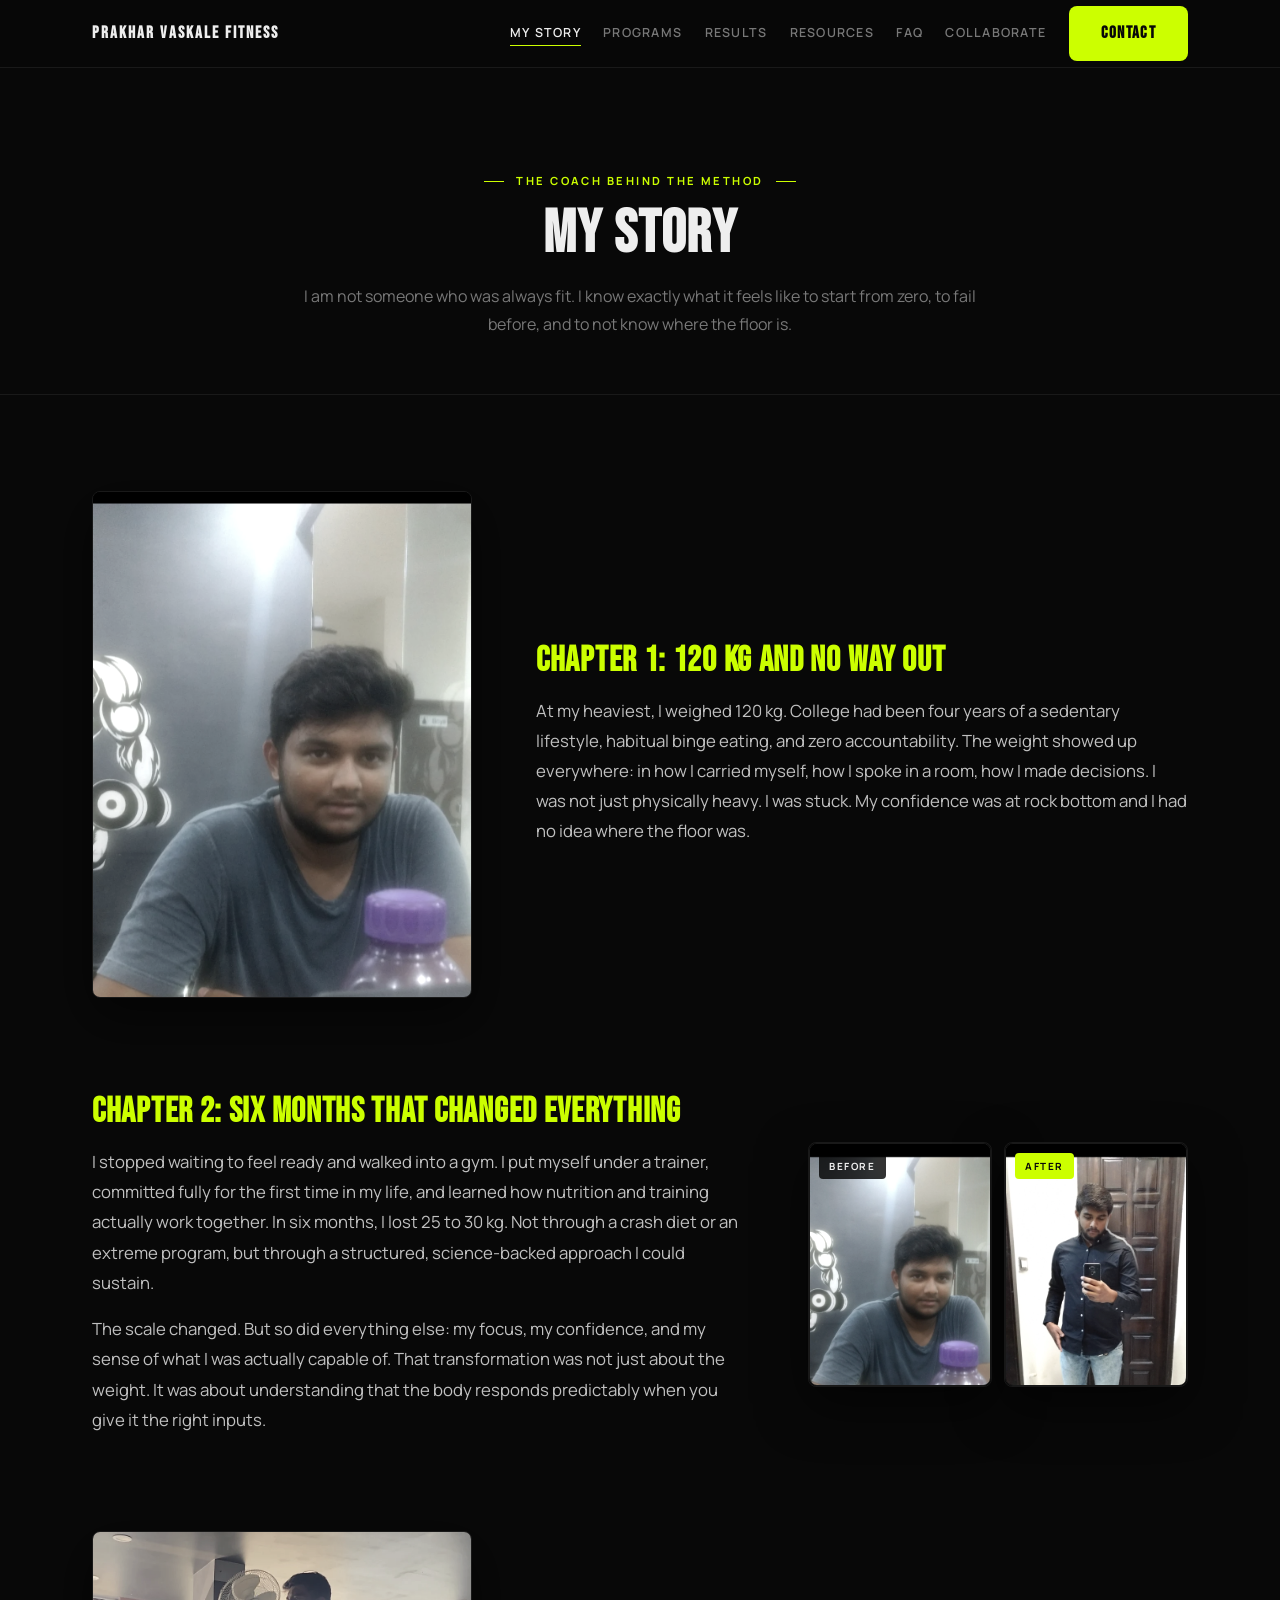
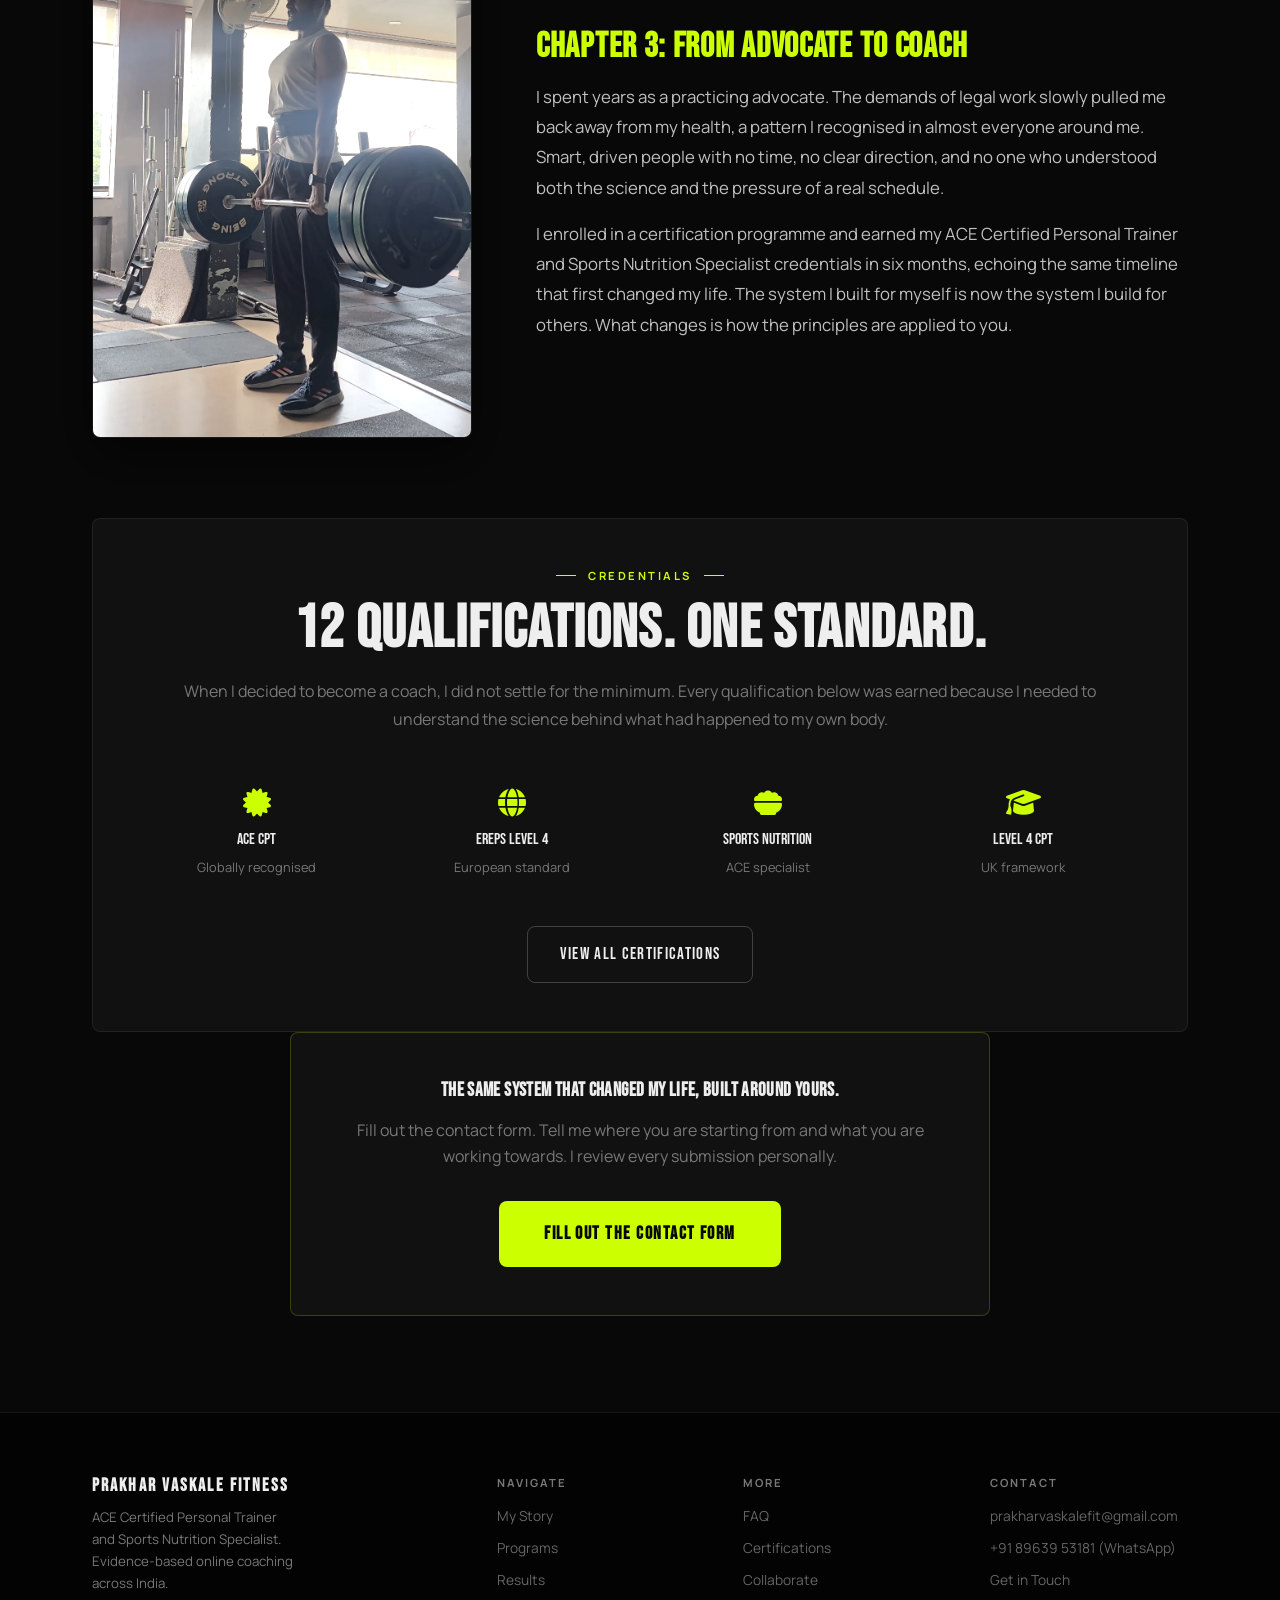
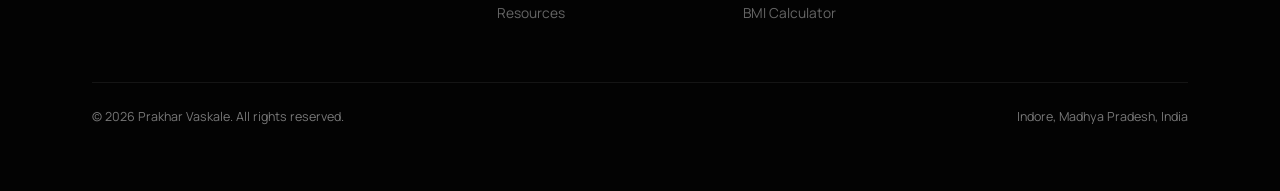
<file: story.html>
<!DOCTYPE html>
<html lang="en">
<head>
    <meta charset="UTF-8">
    <meta name="viewport" content="width=device-width, initial-scale=1.0">
    <title>My Story | Prakhar Vaskale Fitness</title>
    <meta name="description" content="How Prakhar Vaskale went from 120 kg and zero accountability to an ACE Certified Personal Trainer coaching clients across India. The story behind the coach.">
    <link rel="preconnect" href="https://fonts.googleapis.com">
    <link rel="preconnect" href="https://fonts.gstatic.com" crossorigin>
    <link href="https://fonts.googleapis.com/css2?family=Bebas+Neue&family=Manrope:wght@400;500;600;700&display=swap" rel="stylesheet">
    <link rel="stylesheet" href="https://cdnjs.cloudflare.com/ajax/libs/font-awesome/6.4.0/css/all.min.css">
    <link rel="stylesheet" href="style.css">
</head>
<body>

    <nav class="navbar">
        <div class="nav-container">
            <a href="index.html" class="logo">PRAKHAR VASKALE FITNESS</a>
            <button class="nav-toggle" id="navToggle" aria-label="Toggle navigation" aria-expanded="false">
                <span></span><span></span><span></span>
            </button>
            <div class="nav-links" id="navLinks">
                <a href="story.html" class="active">My Story</a>
                <a href="programs.html">Programs</a>
                <a href="transformations.html">Results</a>
                <a href="resources.html">Resources</a>
                <a href="faq.html">FAQ</a>
                <a href="collaborations.html">Collaborate</a>
                <a href="contact.html" class="btn btn-accent">Contact</a>
            </div>
        </div>
    </nav>

    <header class="page-header">
        <div class="container">
            <p class="eyebrow">The coach behind the method</p>
            <h1 class="section-title">My Story</h1>
            <p class="section-subtitle max-w-2xl mx-auto mt-4">I am not someone who was always fit. I know exactly what it feels like to start from zero, to fail before, and to not know where the floor is.</p>
        </div>
    </header>

    <main class="section dark-section">
        <div class="container">
            <div class="timeline">

                <div class="timeline-item">
                    <div class="timeline-img">
                        <img src="images/prakhar/before.webp" alt="Prakhar at 120 kg, before the transformation">
                    </div>
                    <div class="timeline-content">
                        <h3>Chapter 1: 120 kg and No Way Out</h3>
                        <p>At my heaviest, I weighed 120 kg. College had been four years of a sedentary lifestyle, habitual binge eating, and zero accountability. The weight showed up everywhere: in how I carried myself, how I spoke in a room, how I made decisions. I was not just physically heavy. I was stuck. My confidence was at rock bottom and I had no idea where the floor was.</p>
                    </div>
                </div>

                <div class="timeline-item reverse">
                    <div class="timeline-img">
                        <div class="timeline-ba">
                            <div class="timeline-ba-slot">
                                <img src="images/prakhar/before.webp" alt="Before: 120 kg">
                                <span class="timeline-ba-label">Before</span>
                            </div>
                            <div class="timeline-ba-slot">
                                <img src="images/prakhar/after.webp" alt="After: six months later, 30 kg lighter">
                                <span class="timeline-ba-label after">After</span>
                            </div>
                        </div>
                    </div>
                    <div class="timeline-content">
                        <h3>Chapter 2: Six Months That Changed Everything</h3>
                        <p>I stopped waiting to feel ready and walked into a gym. I put myself under a trainer, committed fully for the first time in my life, and learned how nutrition and training actually work together. In six months, I lost 25 to 30 kg. Not through a crash diet or an extreme program, but through a structured, science-backed approach I could sustain.</p>
                        <p style="margin-top:1rem;">The scale changed. But so did everything else: my focus, my confidence, and my sense of what I was actually capable of. That transformation was not just about the weight. It was about understanding that the body responds predictably when you give it the right inputs.</p>
                    </div>
                </div>

                <div class="timeline-item">
                    <div class="timeline-img">
                        <img src="images/prakhar/workout.webp" alt="Prakhar training as a certified personal trainer">
                    </div>
                    <div class="timeline-content">
                        <h3>Chapter 3: From Advocate to Coach</h3>
                        <p>I spent years as a practicing advocate. The demands of legal work slowly pulled me back away from my health, a pattern I recognised in almost everyone around me. Smart, driven people with no time, no clear direction, and no one who understood both the science and the pressure of a real schedule.</p>
                        <p style="margin-top:1rem;">I enrolled in a certification programme and earned my ACE Certified Personal Trainer and Sports Nutrition Specialist credentials in six months, echoing the same timeline that first changed my life. The system I built for myself is now the system I build for others. What changes is how the principles are applied to you.</p>
                    </div>
                </div>

            </div>

            <div style="margin-top:5rem;padding:3rem;background:var(--bg-card);border-radius:var(--radius);border:1px solid var(--border);">
                <div class="text-center mb-10">
                    <p class="eyebrow">Credentials</p>
                    <h2 class="section-title">12 Qualifications. One Standard.</h2>
                    <p class="section-subtitle mt-4">When I decided to become a coach, I did not settle for the minimum. Every qualification below was earned because I needed to understand the science behind what had happened to my own body.</p>
                </div>
                <div class="grid-4">
                    <div style="text-align:center;padding:1rem;">
                        <i class="fa-solid fa-certificate text-accent" style="font-size:1.75rem;margin-bottom:0.6rem;display:block;"></i>
                        <p style="font-family:var(--font-heading);font-size:1rem;margin-bottom:0.25rem;">ACE CPT</p>
                        <p class="text-muted" style="font-size:0.8rem;">Globally recognised</p>
                    </div>
                    <div style="text-align:center;padding:1rem;">
                        <i class="fa-solid fa-globe text-accent" style="font-size:1.75rem;margin-bottom:0.6rem;display:block;"></i>
                        <p style="font-family:var(--font-heading);font-size:1rem;margin-bottom:0.25rem;">EREPS Level 4</p>
                        <p class="text-muted" style="font-size:0.8rem;">European standard</p>
                    </div>
                    <div style="text-align:center;padding:1rem;">
                        <i class="fa-solid fa-bowl-food text-accent" style="font-size:1.75rem;margin-bottom:0.6rem;display:block;"></i>
                        <p style="font-family:var(--font-heading);font-size:1rem;margin-bottom:0.25rem;">Sports Nutrition</p>
                        <p class="text-muted" style="font-size:0.8rem;">ACE specialist</p>
                    </div>
                    <div style="text-align:center;padding:1rem;">
                        <i class="fa-solid fa-graduation-cap text-accent" style="font-size:1.75rem;margin-bottom:0.6rem;display:block;"></i>
                        <p style="font-family:var(--font-heading);font-size:1rem;margin-bottom:0.25rem;">Level 4 CPT</p>
                        <p class="text-muted" style="font-size:0.8rem;">UK framework</p>
                    </div>
                </div>
                <div class="text-center mt-8">
                    <a href="certifications.html" class="btn btn-outline">View All Certifications</a>
                </div>
            </div>

            <div class="cta-box mt-12">
                <h3 class="mb-4">The Same System That Changed My Life, Built Around Yours.</h3>
                <p class="text-muted mb-8">Fill out the contact form. Tell me where you are starting from and what you are working towards. I review every submission personally.</p>
                <a href="contact.html" class="btn btn-accent btn-large">Fill Out the Contact Form</a>
            </div>
        </div>
    </main>

    <footer class="footer">
        <div class="container">
            <div class="footer-grid">
                <div>
                    <div class="logo footer-logo">PRAKHAR VASKALE FITNESS</div>
                    <p class="footer-tagline">ACE Certified Personal Trainer and Sports Nutrition Specialist. Evidence-based online coaching across India.</p>
                </div>
                <div class="footer-col">
                    <h4>Navigate</h4>
                    <a href="story.html">My Story</a>
                    <a href="programs.html">Programs</a>
                    <a href="transformations.html">Results</a>
                    <a href="resources.html">Resources</a>
                </div>
                <div class="footer-col">
                    <h4>More</h4>
                    <a href="faq.html">FAQ</a>
                    <a href="certifications.html">Certifications</a>
                    <a href="collaborations.html">Collaborate</a>
                    <a href="calculator.html">BMI Calculator</a>
                </div>
                <div class="footer-col">
                    <h4>Contact</h4>
                    <a href="mailto:prakharvaskalefit@gmail.com">prakharvaskalefit@gmail.com</a>
                    <a href="https://wa.me/918963953181" target="_blank" rel="noopener">+91 89639 53181 (WhatsApp)</a>
                    <a href="contact.html">Get in Touch</a>
                </div>
            </div>
            <div class="footer-bottom">
                <span>&copy; 2026 Prakhar Vaskale. All rights reserved.</span>
                <span>Indore, Madhya Pradesh, India</span>
            </div>
        </div>
    </footer>

    <script>
    document.addEventListener('DOMContentLoaded', function() {
        // Navigation Scroll Behavior
        var nav = document.querySelector('.navbar');
        var lastY = 0, ticking = false;
        
        window.addEventListener('scroll', function() {
            if (!ticking) {
                window.requestAnimationFrame(function() {
                    var y = window.scrollY;
                    if (y > lastY && y > 90) { nav.classList.add('nav-up'); }
                    else { nav.classList.remove('nav-up'); }
                    nav.classList.toggle('nav-scrolled', y > 12);
                    lastY = y; ticking = false;
                });
                ticking = true;
            }
        }, { passive: true });

        // Mobile Hamburger Toggle
        var t = document.getElementById('navToggle');
        var l = document.getElementById('navLinks');
        
        if (t && l) {
            t.addEventListener('click', function(e) {
                e.stopPropagation();
                var isOpen = l.classList.contains('open');
                if (isOpen) {
                    l.classList.remove('open');
                    t.classList.remove('open');
                    t.setAttribute('aria-expanded', 'false');
                } else {
                    l.classList.add('open');
                    t.classList.add('open');
                    t.setAttribute('aria-expanded', 'true');
                }
            });

            l.querySelectorAll('a').forEach(function(a) {
                a.addEventListener('click', function() {
                    l.classList.remove('open');
                    t.classList.remove('open');
                    t.setAttribute('aria-expanded', 'false');
                });
            });

            document.addEventListener('click', function(e) {
                if (l.classList.contains('open') && !t.contains(e.target) && !l.contains(e.target)) {
                    l.classList.remove('open');
                    t.classList.remove('open');
                    t.setAttribute('aria-expanded', 'false');
                }
            });
        }

        // FAQ Dropdown Toggle
        var faqBtns = document.querySelectorAll('.faq-question-btn');
        if (faqBtns.length > 0) {
            faqBtns.forEach(function(btn) {
                btn.addEventListener('click', function() {
                    var expanded = this.getAttribute('aria-expanded') === 'true';
                    this.setAttribute('aria-expanded', !expanded);
                    var answer = this.nextElementSibling;
                    if (answer && answer.classList.contains('faq-answer')) {
                        if (!expanded) {
                            answer.classList.add('open');
                        } else {
                            answer.classList.remove('open');
                        }
                    }
                });
            });
        }
    });
    </script>
</body>
</html>
</file>
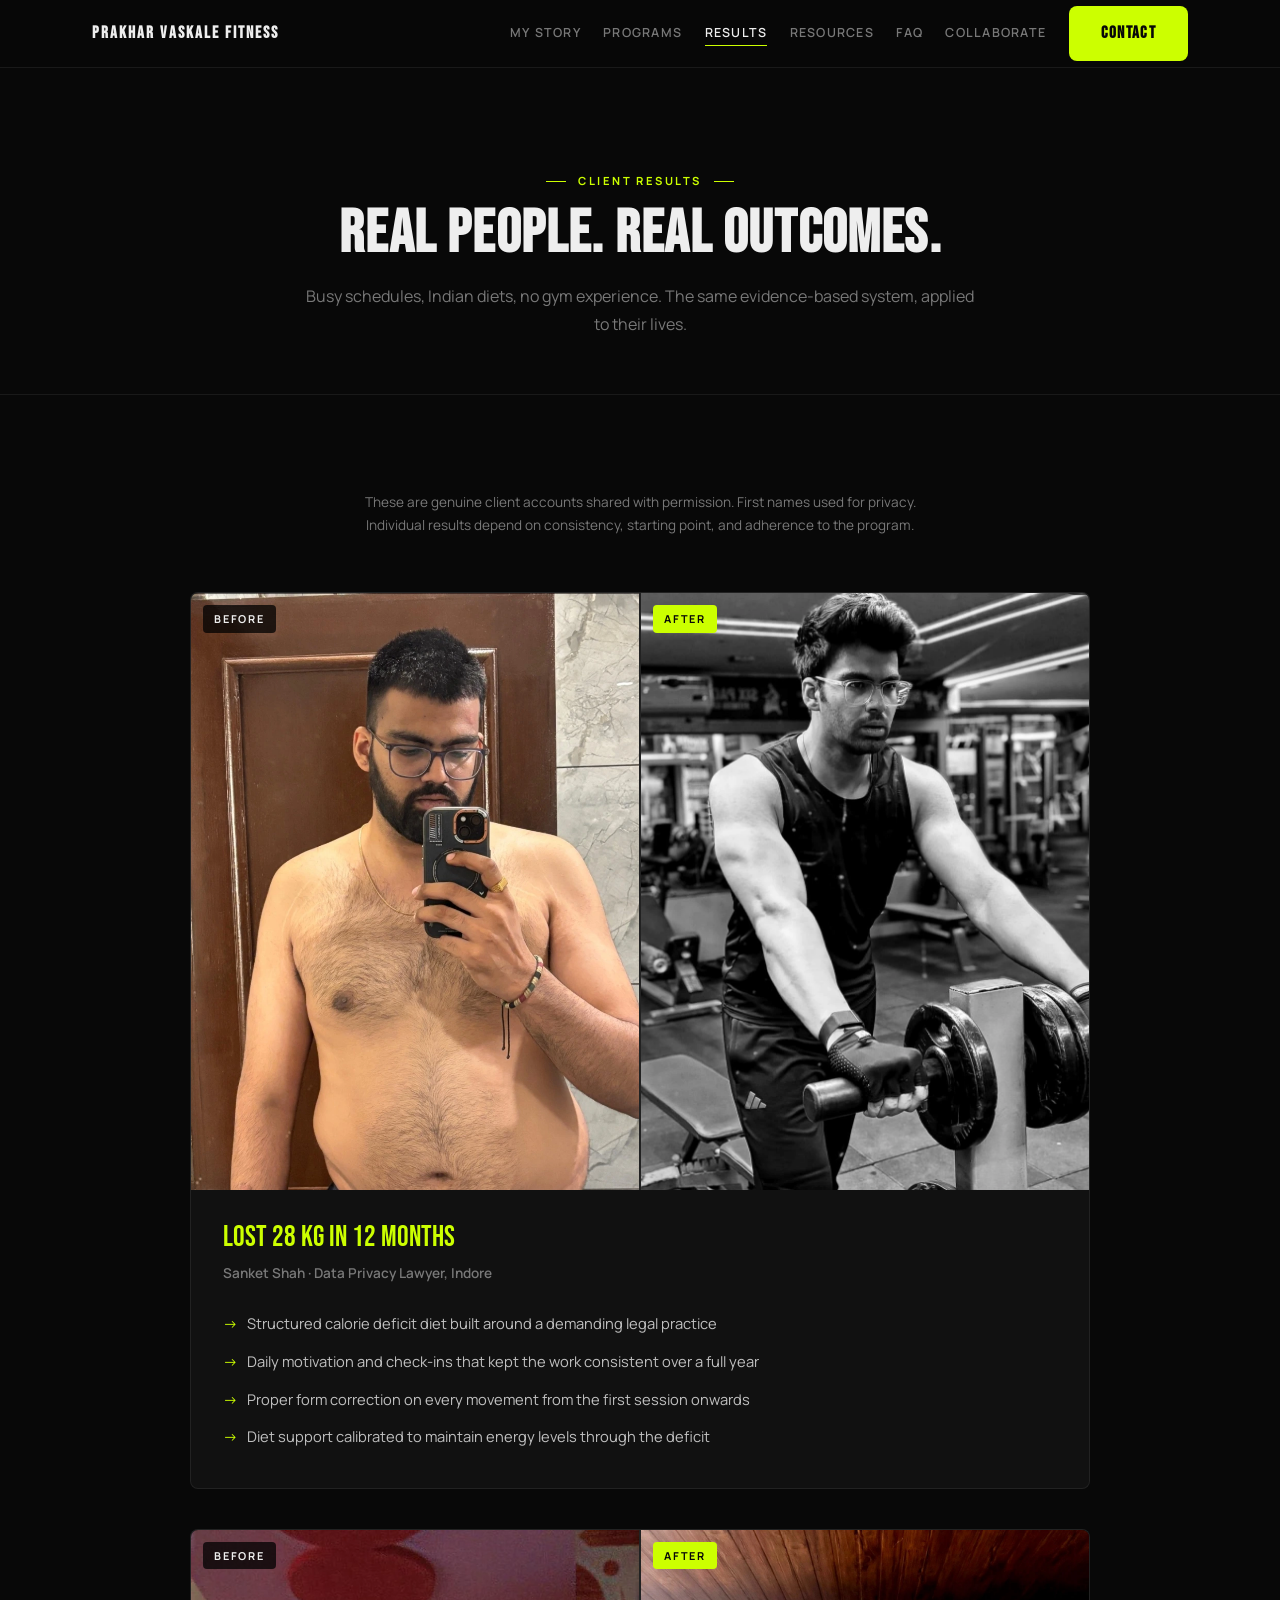
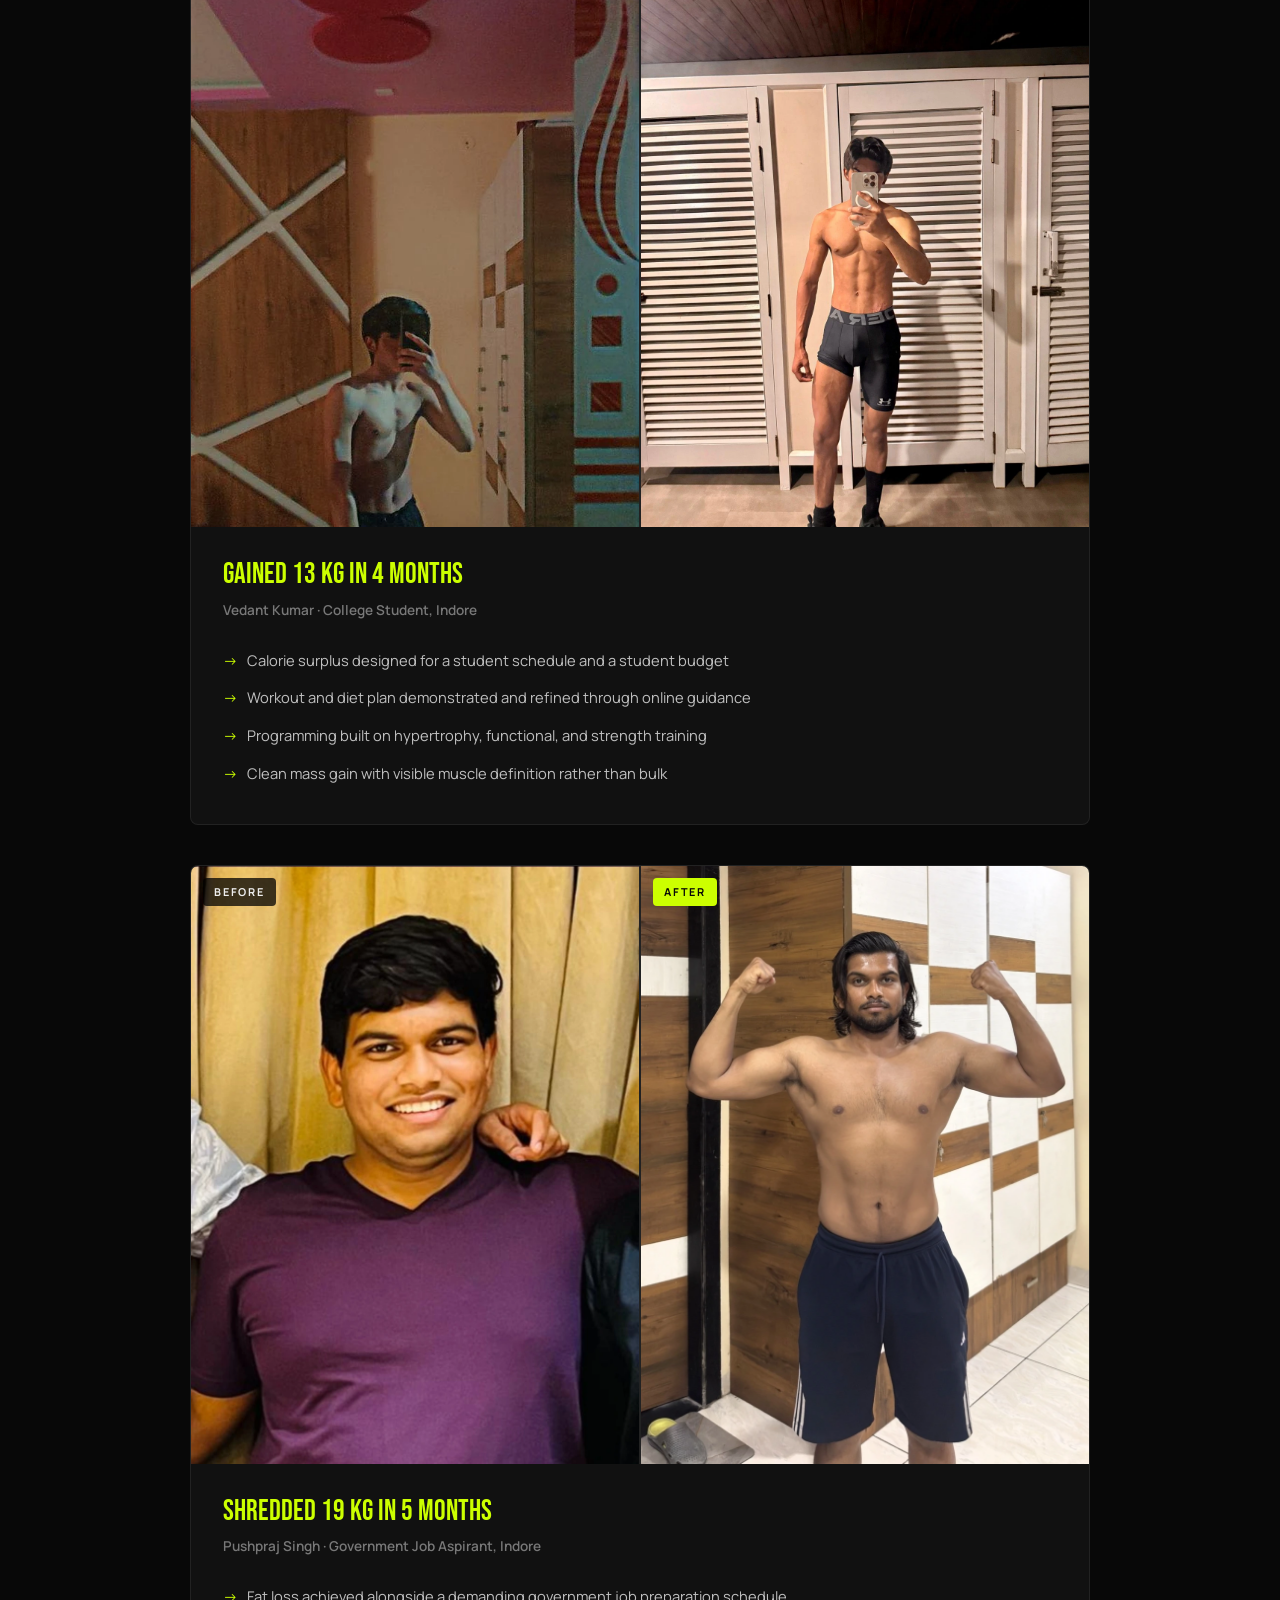
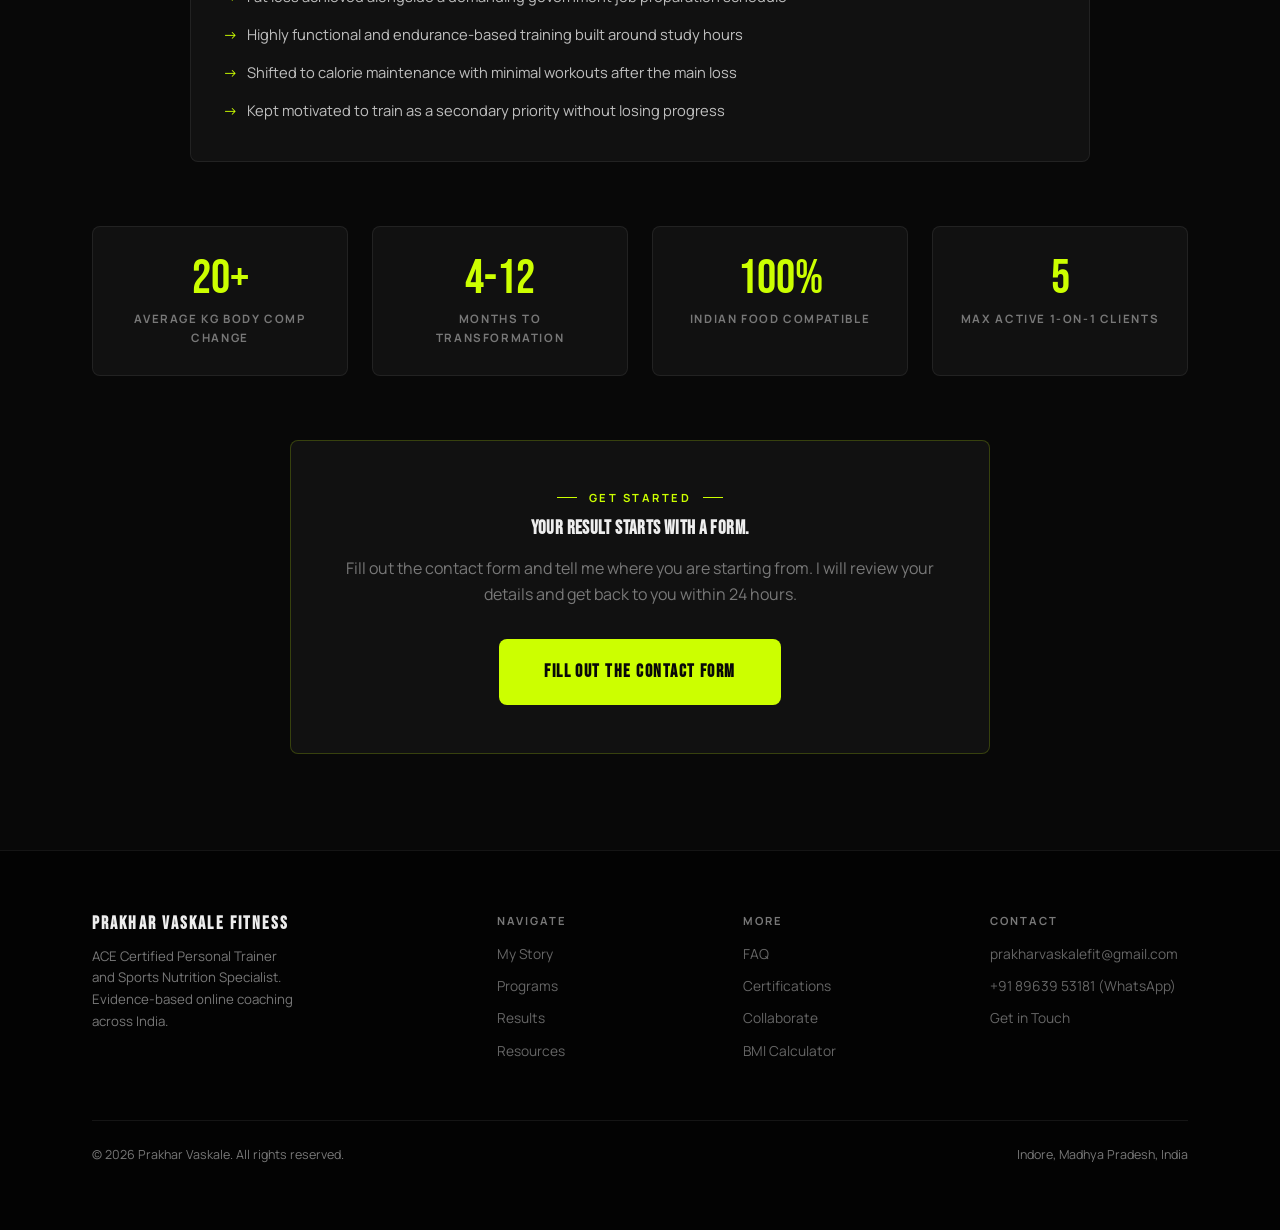
<file: transformations.html>
<!DOCTYPE html>
<html lang="en">
<head>
    <meta charset="UTF-8">
    <meta name="viewport" content="width=device-width, initial-scale=1.0">
    <title>Client Results | Prakhar Vaskale Fitness</title>
    <meta name="description" content="Real results from real clients of Prakhar Vaskale   ACE Certified Personal Trainer based in Indore. Fat loss, strength building, and complete lifestyle transformation.">
    <link rel="preconnect" href="https://fonts.googleapis.com">
    <link rel="preconnect" href="https://fonts.gstatic.com" crossorigin>
    <link href="https://fonts.googleapis.com/css2?family=Bebas+Neue&family=Manrope:wght@400;500;600;700&display=swap" rel="stylesheet">
    <link rel="stylesheet" href="https://cdnjs.cloudflare.com/ajax/libs/font-awesome/6.4.0/css/all.min.css">
    <link rel="stylesheet" href="style.css">
</head>
<body>

    <nav class="navbar">
        <div class="nav-container">
            <a href="index.html" class="logo">PRAKHAR VASKALE FITNESS</a>
            <button class="nav-toggle" id="navToggle" aria-label="Toggle navigation" aria-expanded="false">
                <span></span><span></span><span></span>
            </button>
            <div class="nav-links" id="navLinks">
                <a href="story.html">My Story</a>
                <a href="programs.html">Programs</a>
                <a href="transformations.html" class="active">Results</a>
                <a href="resources.html">Resources</a>
                <a href="faq.html">FAQ</a>
                <a href="collaborations.html">Collaborate</a>
                <a href="contact.html" class="btn btn-accent">Contact</a>
            </div>
        </div>
    </nav>

    <header class="page-header">
        <div class="container">
            <p class="eyebrow">Client results</p>
            <h1 class="section-title">Real People. Real Outcomes.</h1>
            <p class="section-subtitle max-w-2xl mx-auto mt-4">Busy schedules, Indian diets, no gym experience. The same evidence-based system, applied to their lives.</p>
        </div>
    </header>

    <main class="section dark-section">
        <div class="container">

            <p class="text-center text-muted mb-12" style="font-size:0.85rem;max-width:580px;margin-left:auto;margin-right:auto;">These are genuine client accounts shared with permission. First names used for privacy. Individual results depend on consistency, starting point, and adherence to the program.</p>

            <div class="transformation-grid">

                <div class="transformation-card">
                    <div class="ba-images">
                        <div class="ba-img">
                            <img src="images/testimonials/sanket-before.webp" alt="Sanket Shah before transformation" loading="lazy">
                            <span class="ba-label">Before</span>
                        </div>
                        <div class="ba-img">
                            <img src="images/testimonials/sanket-after.webp" alt="Sanket Shah after 28 kg loss" loading="lazy">
                            <span class="ba-label ba-label-after">After</span>
                        </div>
                    </div>
                    <div class="ba-body">
                        <p class="ba-headline">Lost 28 kg in 12 Months</p>
                        <p class="ba-person">Sanket Shah &middot; Data Privacy Lawyer, Indore</p>
                        <ul class="ba-points">
                            <li>Structured calorie deficit diet built around a demanding legal practice</li>
                            <li>Daily motivation and check-ins that kept the work consistent over a full year</li>
                            <li>Proper form correction on every movement from the first session onwards</li>
                            <li>Diet support calibrated to maintain energy levels through the deficit</li>
                        </ul>
                    </div>
                </div>

                <div class="transformation-card">
                    <div class="ba-images">
                        <div class="ba-img">
                            <img src="images/testimonials/vedant-before.webp" alt="Vedant Kumar before transformation" loading="lazy">
                            <span class="ba-label">Before</span>
                        </div>
                        <div class="ba-img">
                            <img src="images/testimonials/vedant-after.webp" alt="Vedant Kumar after 13 kg muscle gain" loading="lazy">
                            <span class="ba-label ba-label-after">After</span>
                        </div>
                    </div>
                    <div class="ba-body">
                        <p class="ba-headline">Gained 13 kg in 4 Months</p>
                        <p class="ba-person">Vedant Kumar &middot; College Student, Indore</p>
                        <ul class="ba-points">
                            <li>Calorie surplus designed for a student schedule and a student budget</li>
                            <li>Workout and diet plan demonstrated and refined through online guidance</li>
                            <li>Programming built on hypertrophy, functional, and strength training</li>
                            <li>Clean mass gain with visible muscle definition rather than bulk</li>
                        </ul>
                    </div>
                </div>

                <div class="transformation-card">
                    <div class="ba-images">
                        <div class="ba-img">
                            <img src="images/testimonials/pushpraj-before.webp" alt="Pushpraj Singh before transformation" loading="lazy">
                            <span class="ba-label">Before</span>
                        </div>
                        <div class="ba-img">
                            <img src="images/testimonials/pushpraj-after.webp" alt="Pushpraj Singh after 19 kg loss" loading="lazy">
                            <span class="ba-label ba-label-after">After</span>
                        </div>
                    </div>
                    <div class="ba-body">
                        <p class="ba-headline">Shredded 19 kg in 5 Months</p>
                        <p class="ba-person">Pushpraj Singh &middot; Government Job Aspirant, Indore</p>
                        <ul class="ba-points">
                            <li>Fat loss achieved alongside a demanding government job preparation schedule</li>
                            <li>Highly functional and endurance-based training built around study hours</li>
                            <li>Shifted to calorie maintenance with minimal workouts after the main loss</li>
                            <li>Kept motivated to train as a secondary priority without losing progress</li>
                        </ul>
                    </div>
                </div>

            </div>

            <div class="stat-grid" style="margin:4rem 0;">
                <div class="stat-card">
                    <div class="stat-number">20+</div>
                    <div class="stat-label">Average kg body comp change</div>
                </div>
                <div class="stat-card">
                    <div class="stat-number">4-12</div>
                    <div class="stat-label">Months to transformation</div>
                </div>
                <div class="stat-card">
                    <div class="stat-number">100%</div>
                    <div class="stat-label">Indian food compatible</div>
                </div>
                <div class="stat-card">
                    <div class="stat-number">5</div>
                    <div class="stat-label">Max active 1-on-1 clients</div>
                </div>
            </div>

            <div class="cta-box">
                <p class="eyebrow">Get started</p>
                <h3 class="mb-4">Your Result Starts with a Form.</h3>
                <p class="text-muted mb-8">Fill out the contact form and tell me where you are starting from. I will review your details and get back to you within 24 hours.</p>
                <a href="contact.html" class="btn btn-accent btn-large">Fill Out the Contact Form</a>
            </div>

        </div>
    </main>

    <footer class="footer">
        <div class="container">
            <div class="footer-grid">
                <div>
                    <div class="logo footer-logo">PRAKHAR VASKALE FITNESS</div>
                    <p class="footer-tagline">ACE Certified Personal Trainer and Sports Nutrition Specialist. Evidence-based online coaching across India.</p>
                </div>
                <div class="footer-col">
                    <h4>Navigate</h4>
                    <a href="story.html">My Story</a>
                    <a href="programs.html">Programs</a>
                    <a href="transformations.html">Results</a>
                    <a href="resources.html">Resources</a>
                </div>
                <div class="footer-col">
                    <h4>More</h4>
                    <a href="faq.html">FAQ</a>
                    <a href="certifications.html">Certifications</a>
                    <a href="collaborations.html">Collaborate</a>
                    <a href="calculator.html">BMI Calculator</a>
                </div>
                <div class="footer-col">
                    <h4>Contact</h4>
                    <a href="mailto:prakharvaskalefit@gmail.com">prakharvaskalefit@gmail.com</a>
                    <a href="https://wa.me/918963953181" target="_blank" rel="noopener">+91 89639 53181 (WhatsApp)</a>
                    <a href="contact.html">Get in Touch</a>
                </div>
            </div>
            <div class="footer-bottom">
                <span>&copy; 2026 Prakhar Vaskale. All rights reserved.</span>
                <span>Indore, Madhya Pradesh, India</span>
            </div>
        </div>
    </footer>

    <script>
    document.addEventListener('DOMContentLoaded', function() {
        // Navigation Scroll Behavior
        var nav = document.querySelector('.navbar');
        var lastY = 0, ticking = false;
        
        window.addEventListener('scroll', function() {
            if (!ticking) {
                window.requestAnimationFrame(function() {
                    var y = window.scrollY;
                    if (y > lastY && y > 90) { nav.classList.add('nav-up'); }
                    else { nav.classList.remove('nav-up'); }
                    nav.classList.toggle('nav-scrolled', y > 12);
                    lastY = y; ticking = false;
                });
                ticking = true;
            }
        }, { passive: true });

        // Mobile Hamburger Toggle
        var t = document.getElementById('navToggle');
        var l = document.getElementById('navLinks');
        
        if (t && l) {
            t.addEventListener('click', function(e) {
                e.stopPropagation();
                var isOpen = l.classList.contains('open');
                if (isOpen) {
                    l.classList.remove('open');
                    t.classList.remove('open');
                    t.setAttribute('aria-expanded', 'false');
                } else {
                    l.classList.add('open');
                    t.classList.add('open');
                    t.setAttribute('aria-expanded', 'true');
                }
            });

            l.querySelectorAll('a').forEach(function(a) {
                a.addEventListener('click', function() {
                    l.classList.remove('open');
                    t.classList.remove('open');
                    t.setAttribute('aria-expanded', 'false');
                });
            });

            document.addEventListener('click', function(e) {
                if (l.classList.contains('open') && !t.contains(e.target) && !l.contains(e.target)) {
                    l.classList.remove('open');
                    t.classList.remove('open');
                    t.setAttribute('aria-expanded', 'false');
                }
            });
        }

        // FAQ Dropdown Toggle
        var faqBtns = document.querySelectorAll('.faq-question-btn');
        if (faqBtns.length > 0) {
            faqBtns.forEach(function(btn) {
                btn.addEventListener('click', function() {
                    var expanded = this.getAttribute('aria-expanded') === 'true';
                    this.setAttribute('aria-expanded', !expanded);
                    var answer = this.nextElementSibling;
                    if (answer && answer.classList.contains('faq-answer')) {
                        if (!expanded) {
                            answer.classList.add('open');
                        } else {
                            answer.classList.remove('open');
                        }
                    }
                });
            });
        }
    });
    </script>
</body>
</html>
</file>
<file: style.css>
/* =========================================
   PRAKHAR VASKALE FITNESS — style.css
   Redesign: Editorial Bold Minimalism
   Fonts: Bebas Neue (headings) + Manrope (body)
   ========================================= */

:root {
    --bg-main:    #080808;
    --bg-card:    #111111;
    --bg-section: #0d0d0d;
    --bg-light:   #f0f0ee;
    --accent:     #ccff00;
    --accent-hover: #b8e600;
    --accent-dim: rgba(204,255,0,0.1);
    --accent-border: rgba(204,255,0,0.2);
    --text-main:  #eeeeee;
    --text-muted: #787878;
    --text-dark:  #111111;
    --text-on-accent: #080808;
    --border:     rgba(255,255,255,0.07);
    --font-heading: 'Bebas Neue', 'Oswald', sans-serif;
    --font-body:  'Manrope', 'Inter', sans-serif;
    --transition: all 0.25s ease;
    --radius:     8px;
    --nav-h:      68px;
}

/* ---- Reset ---- */
*, *::before, *::after { margin:0; padding:0; box-sizing:border-box; }
html { scroll-behavior:smooth; height:-webkit-fill-available; }
body {
    font-family: var(--font-body);
    background: var(--bg-main);
    color: var(--text-main);
    line-height: 1.65;
    -webkit-font-smoothing: antialiased;
    overflow-x: hidden;
    min-height: 100vh;
    min-height: -webkit-fill-available;
}
img { max-width:100%; height:auto; display:block; }
a { text-decoration:none; }

/* ---- Typography ---- */
h1,h2,h3,h4,.logo {
    font-family: var(--font-heading);
    text-transform: uppercase;
    line-height: 1.05;
    letter-spacing: 0.02em;
}

/* ---- Utility ---- */
.text-accent { color: var(--accent); }
.text-muted  { color: var(--text-muted); }
.text-dark   { color: var(--text-dark); }
.text-main   { color: var(--text-main); }
.text-center { text-align:center; }
.font-bold   { font-weight:700; }
.text-sm     { font-size:0.85rem; }
.text-lg     { font-size:1.1rem; }

.mb-2  { margin-bottom:0.5rem; }
.mb-4  { margin-bottom:1rem; }
.mb-6  { margin-bottom:1.5rem; }
.mb-8  { margin-bottom:2rem; }
.mb-10 { margin-bottom:2.5rem; }
.mb-12 { margin-bottom:3.5rem; }
.mt-4  { margin-top:1rem; }
.mt-6  { margin-top:1.5rem; }
.mt-8  { margin-top:2rem; }
.mt-12 { margin-top:3.5rem; }
.pb-24 { padding-bottom:6rem; }
.p-4   { padding:1rem; }

.max-w-2xl { max-width:42rem; }
.max-w-3xl { max-width:56rem; }
.mx-auto { margin-left:auto; margin-right:auto; }
.container { max-width:1160px; margin:0 auto; padding:0 2rem; width:100%; }
.container-narrow { max-width:840px; margin:0 auto; padding:0 2rem; width:100%; }
.flex { display:flex; }
.items-center { align-items:center; }
.justify-center { justify-content:center; }
.gap-4 { gap:1rem; }
.flex-wrap { flex-wrap:wrap; }
.w-full { width:100%; }
.mt-nav { margin-top:var(--nav-h); }
.text-dark-muted { color:#52525b; }

/* ---- Buttons ---- */
.btn {
    display:inline-flex; align-items:center; justify-content:center; gap:0.5rem;
    padding:0.85rem 2rem;
    font-family: var(--font-heading);
    font-size:1.05rem; text-transform:uppercase; letter-spacing:0.08em;
    transition:var(--transition); cursor:pointer;
    border:none; border-radius:var(--radius); text-align:center;
}
.btn-accent { background:var(--accent); color:var(--text-on-accent); font-weight:700; }
.btn-accent:hover { background:var(--accent-hover); transform:translateY(-2px); box-shadow:0 8px 24px rgba(204,255,0,0.2); }
.btn-large { padding:1.1rem 2.8rem; font-size:1.15rem; }
.btn-outline { background:transparent; border:1px solid rgba(255,255,255,0.2); color:var(--text-main); }
.btn-outline:hover { border-color:var(--accent); color:var(--accent); transform:translateY(-2px); }

/* ---- Navigation ---- */
.navbar {
    position:fixed; top:0; left:0; width:100%;
    height:var(--nav-h);
    background:rgba(8,8,8,0.97);
    backdrop-filter:blur(14px); -webkit-backdrop-filter:blur(14px);
    border-bottom:1px solid var(--border);
    z-index:9999; transform:translateZ(0);
}
.nav-container {
    display:flex; align-items:center; justify-content:space-between;
    height:100%; padding:0 2rem;
    max-width:1160px; margin:0 auto;
}
.logo {
    font-size:1.05rem; letter-spacing:0.12em;
    color:var(--text-main); font-weight:700; flex-shrink:0;
}
.logo span { color:var(--accent); }
.nav-links { display:flex; align-items:center; gap:1.4rem; }
.nav-links a:not(.btn) {
    color:var(--text-muted);
    font-family:var(--font-body); font-weight:600;
    font-size:0.78rem; text-transform:uppercase; letter-spacing:0.1em;
    transition:color 0.2s; position:relative; white-space:nowrap;
}
.nav-links a:not(.btn)::after {
    content:''; position:absolute; bottom:-2px; left:0;
    width:0; height:1px; background:var(--accent); transition:width 0.2s;
}
.nav-links a:not(.btn):hover,
.nav-links a:not(.btn).active { color:var(--text-main); }
.nav-links a:not(.btn):hover::after,
.nav-links a:not(.btn).active::after { width:100%; }

/* ---- Hamburger ---- */
.nav-toggle {
    display:none; flex-direction:column; justify-content:space-between;
    width:22px; height:14px; background:none; border:none;
    cursor:pointer; padding:0; z-index:1001;
}
.nav-toggle span {
    display:block; width:100%; height:1.5px;
    background:var(--text-main); border-radius:2px;
    transition:transform 0.3s ease, opacity 0.3s ease; transform-origin:center;
}
.nav-toggle.open span:nth-child(1) { transform:translateY(6.25px) rotate(45deg); }
.nav-toggle.open span:nth-child(2) { opacity:0; transform:scaleX(0); }
.nav-toggle.open span:nth-child(3) { transform:translateY(-6.25px) rotate(-45deg); }

/* ---- Hero ---- */
.hero {
    position:relative; min-height:100vh;
    display:flex; align-items:center; padding-top:var(--nav-h); overflow:hidden;
}
.hero-bg {
    position:absolute; inset:0;
    background-image:url('https://images.unsplash.com/photo-1534438327276-14e5300c3a48?q=80&w=1920&auto=format&fit=crop');
    background-size:cover; background-position:center;
    filter:brightness(0.22);
}
.hero-noise {
    position:absolute; inset:0;
    background: radial-gradient(ellipse 80% 60% at 50% 0%, rgba(204,255,0,0.04) 0%, transparent 70%);
    z-index:1;
}
.hero-content {
    position:relative; z-index:2;
    width:100%; padding:4rem 2rem;
    max-width:1160px; margin:0 auto;
}
.hero-eyebrow {
    font-family:var(--font-body); font-size:0.72rem; font-weight:700;
    text-transform:uppercase; letter-spacing:0.22em; color:var(--accent);
    margin-bottom:1.5rem;
    display:flex; align-items:center; gap:0.75rem;
}
.hero-eyebrow::before { content:''; display:inline-block; width:2rem; height:1px; background:var(--accent); }
.hero-title {
    font-size:clamp(3.8rem,10vw,8.5rem); line-height:0.92;
    margin-bottom:1.75rem; max-width:14ch;
}
.hero-title em { font-style:normal; color:var(--accent); display:block; }
.hero-desc {
    font-size:clamp(0.95rem,2vw,1.1rem); color:#b8b8b8;
    max-width:50ch; margin-bottom:2.5rem; line-height:1.8;
}
.hero-buttons { display:flex; gap:1rem; flex-wrap:wrap; }
.hero-stats { margin-top:4.5rem; display:flex; gap:3.5rem; flex-wrap:wrap; }
.hero-stat-number { font-family:var(--font-heading); font-size:3rem; color:var(--accent); line-height:1; margin-bottom:0.2rem; }
.hero-stat-label { font-size:0.7rem; text-transform:uppercase; letter-spacing:0.18em; color:var(--text-muted); font-weight:700; }

/* ---- Sections ---- */
.section { padding:6rem 0; width:100%; }
.section-sm { padding:4rem 0; }
.dark-section { background:var(--bg-main); }
.darker-section { background:var(--bg-section); }
.light-section { background:var(--bg-light); color:var(--text-dark); }
.black-section { background:#000; }
.border-y { border-top:1px solid var(--border); border-bottom:1px solid var(--border); }

.page-header {
    padding:6.5rem 2rem 3.5rem; text-align:center;
    background:var(--bg-main); border-bottom:1px solid var(--border);
    margin-top:var(--nav-h);
}

/* ---- Eyebrow + titles ---- */
.eyebrow {
    font-family:var(--font-body); font-size:0.7rem; font-weight:700;
    text-transform:uppercase; letter-spacing:0.22em; color:var(--accent);
    margin-bottom:0.75rem; display:flex; align-items:center; gap:0.75rem; justify-content:center;
}
.eyebrow::before,.eyebrow::after { content:''; display:inline-block; width:1.25rem; height:1px; background:var(--accent); }
.section-title { font-size:clamp(2.2rem,5vw,3.8rem); line-height:1.05; margin-bottom:0.5rem; }
.section-subtitle { font-size:1rem; color:var(--text-muted); line-height:1.75; font-weight:400; }

/* ---- Feature cards ---- */
.feature-card {
    background:var(--bg-card); padding:2.5rem 2rem;
    border-radius:var(--radius); border:1px solid var(--border);
    transition:var(--transition); display:flex; flex-direction:column;
}
.feature-card:hover { border-color:var(--accent-border); transform:translateY(-4px); box-shadow:0 16px 40px rgba(0,0,0,0.4); }
.feature-card h3 { font-size:1.4rem; margin-bottom:0.75rem; }
.text-4xl { font-size:2rem; }

/* ---- Grids ---- */
.grid-2 { display:grid; grid-template-columns:repeat(auto-fit,minmax(300px,1fr)); gap:2rem; }
.grid-3 { display:grid; grid-template-columns:repeat(auto-fit,minmax(280px,1fr)); gap:2rem; }
.grid-4 { display:grid; grid-template-columns:repeat(auto-fit,minmax(220px,1fr)); gap:1.5rem; }

/* ---- Pricing ---- */
.pricing-grid { display:grid; grid-template-columns:repeat(auto-fit,minmax(320px,1fr)); gap:2rem; }
.pricing-card {
    background:var(--bg-card); border:1px solid var(--border);
    border-radius:var(--radius); padding:2.5rem;
    display:flex; flex-direction:column; position:relative; transition:var(--transition);
}
.pricing-card.premium { border-color:var(--accent-border); background:linear-gradient(135deg,#111 0%,#141800 100%); }
.pricing-card:hover { transform:translateY(-4px); }
.premium-badge {
    position:absolute; top:-14px; left:50%; transform:translateX(-50%);
    background:var(--accent); color:var(--text-on-accent);
    padding:0.3rem 1.25rem; border-radius:20px;
    font-family:var(--font-body); font-weight:700; font-size:0.72rem;
    text-transform:uppercase; letter-spacing:0.1em; white-space:nowrap;
}
.feature-list { list-style:none; margin-bottom:2rem; flex-grow:1; text-align:left; }
.feature-list ul { list-style:none; }
.feature-list li { display:flex; align-items:flex-start; gap:0.75rem; color:#c0c0c0; margin-bottom:0.85rem; font-size:0.93rem; }
.feature-list li i { color:var(--accent); margin-top:0.18rem; flex-shrink:0; }

/* ---- Timeline (story page) ---- */
.timeline { display:flex; flex-direction:column; gap:6rem; }
.timeline-item { display:flex; flex-wrap:wrap; align-items:center; gap:4rem; }
.timeline-item.reverse { flex-direction:row-reverse; }
.timeline-img { flex:0 1 380px; min-width:280px; }
.timeline-content { flex:1 1 420px; }
.timeline-img img {
    width:100%; aspect-ratio:3/4; object-fit:cover; object-position:center 20%;
    border-radius:var(--radius); filter:grayscale(40%) contrast(1.05);
    transition:filter 0.4s, transform 0.4s; box-shadow:0 18px 50px rgba(0,0,0,0.55);
    border:1px solid var(--border);
}
.timeline-item:hover .timeline-img img { filter:grayscale(0%) contrast(1.1); transform:scale(1.01); }
.timeline-content h3 { font-size:2.2rem; color:var(--accent); margin-bottom:1rem; }
.timeline-content p { font-size:1.05rem; color:#c0c0c0; line-height:1.8; }

/* Before/after pair inside timeline (for the transformation chapter) */
.timeline-ba { display:grid; grid-template-columns:1fr 1fr; gap:0.75rem; }
.timeline-ba .timeline-ba-slot { position:relative; border-radius:var(--radius); overflow:hidden; border:1px solid var(--border); box-shadow:0 18px 50px rgba(0,0,0,0.55); }
.timeline-ba img { width:100%; aspect-ratio:3/4; object-fit:cover; object-position:center 15%; display:block; filter:grayscale(30%) contrast(1.05); transition:filter 0.4s; }
.timeline-ba-slot:hover img { filter:grayscale(0%) contrast(1.1); }
.timeline-ba-label { position:absolute; top:0.6rem; left:0.6rem; background:rgba(0,0,0,0.8); color:var(--text-main); font-family:var(--font-body); font-size:0.62rem; font-weight:700; text-transform:uppercase; letter-spacing:0.16em; padding:0.3rem 0.65rem; border-radius:4px; }
.timeline-ba-label.after { background:var(--accent); color:var(--text-on-accent); }

/* ---- Flowchart ---- */
.flowchart { display:flex; flex-wrap:wrap; align-items:stretch; }
.flow-step {
    flex:1 1 200px; background:#fff; padding:2rem 1.5rem;
    text-align:center; border-right:1px solid #e5e5e2;
    transition:var(--transition); position:relative;
}
.flow-step:last-child { border-right:none; }
.flow-step:hover { background:#f5f5f0; }
.flow-step.highlight { background:var(--bg-main); color:var(--text-main); border-right:none; }
.flow-step.highlight h4 { color:var(--accent); }
.flow-step.highlight p { color:var(--text-muted); }
.flow-icon {
    width:56px; height:56px; margin:0 auto 1.25rem;
    border-radius:50%; background:#f0f0ec;
    display:flex; align-items:center; justify-content:center;
    font-size:1.4rem; color:#333; transition:var(--transition);
}
.flow-step.highlight .flow-icon { background:var(--accent-dim); color:var(--accent); }
.flow-step:hover .flow-icon { background:var(--accent); color:var(--text-on-accent); }
.flow-step h4 { font-size:1rem; margin-bottom:0.5rem; color:var(--text-dark); line-height:1.3; }
.flow-step p { font-size:0.87rem; color:#666; line-height:1.65; }
.flow-arrow { display:none; }

/* ---- CTA box ---- */
.cta-box {
    padding:3rem; background:var(--bg-card);
    border-radius:var(--radius); border:1px solid var(--accent-border);
    text-align:center; max-width:700px; margin:0 auto;
}
.lead-magnet-card {
    background:var(--bg-card); padding:3rem;
    border-radius:var(--radius); border:1px solid var(--accent-border);
    box-shadow:0 10px 40px rgba(0,0,0,0.5);
}

/* ---- Contact ---- */
.contact-grid { display:grid; grid-template-columns:repeat(auto-fit,minmax(300px,1fr)); gap:4rem; align-items:start; }
.contact-form-wrapper { background:var(--bg-card); padding:2.5rem; border-radius:var(--radius); border:1px solid var(--border); }
.custom-form .form-group { margin-bottom:1.5rem; text-align:left; }
.custom-form label { display:block; margin-bottom:0.5rem; color:var(--text-muted); font-size:0.74rem; text-transform:uppercase; letter-spacing:0.14em; font-weight:700; }
.custom-form input,
.custom-form select,
.custom-form textarea {
    width:100%; padding:0.9rem 1rem;
    background:var(--bg-main); border:1px solid rgba(255,255,255,0.1);
    border-radius:6px; color:var(--text-main);
    font-family:var(--font-body); font-size:0.95rem; transition:border-color 0.2s;
}
.custom-form input:focus,
.custom-form select:focus,
.custom-form textarea:focus { outline:none; border-color:var(--accent); box-shadow:0 0 0 2px rgba(204,255,0,0.08); }

.process-steps { display:flex; flex-direction:column; gap:1.5rem; }
.process-step { display:flex; gap:1.25rem; align-items:flex-start; }
.step-number { font-family:var(--font-heading); font-size:2.5rem; color:var(--accent); line-height:1; min-width:2rem; margin-top:-0.15rem; }
.step-text strong { display:block; margin-bottom:0.25rem; font-size:1rem; }
.step-text p { font-size:0.88rem; color:var(--text-muted); margin:0; }

.contact-direct { display:flex; flex-direction:column; gap:0.8rem; }
.contact-btn { display:inline-flex; align-items:center; gap:0.75rem; padding:0.9rem 1.25rem; border-radius:6px; font-size:0.88rem; font-weight:600; transition:var(--transition); }
.contact-btn-email { background:rgba(204,255,0,0.08); border:1px solid rgba(204,255,0,0.25); color:var(--text-main); }
.contact-btn-email:hover { background:rgba(204,255,0,0.15); border-color:var(--accent); transform:translateY(-1px); }
.contact-btn-whatsapp { background:rgba(37,211,102,0.08); border:1px solid rgba(37,211,102,0.22); color:var(--text-main); }
.contact-btn-whatsapp:hover { background:rgba(37,211,102,0.15); transform:translateY(-1px); }
.contact-btn-instagram { background:linear-gradient(135deg, rgba(225,48,108,0.08), rgba(253,29,29,0.08), rgba(252,176,69,0.08)); border:1px solid rgba(225,48,108,0.28); color:var(--text-main); }
.contact-btn-instagram:hover { background:linear-gradient(135deg, rgba(225,48,108,0.18), rgba(253,29,29,0.18), rgba(252,176,69,0.18)); border-color:rgba(225,48,108,0.5); transform:translateY(-1px); }
.contact-btn-instagram i { background:linear-gradient(45deg,#f09433,#e6683c,#dc2743,#cc2366,#bc1888); -webkit-background-clip:text; -webkit-text-fill-color:transparent; background-clip:text; }

.divider-label { display:flex; align-items:center; gap:1rem; margin:3rem 0 2rem; }
.divider-label::before,.divider-label::after { content:''; flex:1; height:1px; background:var(--border); }
.divider-label span { font-family:var(--font-body); font-size:0.72rem; font-weight:700; letter-spacing:0.18em; color:var(--text-muted); text-transform:uppercase; white-space:nowrap; }

.calendly-wrapper { background:var(--bg-card); border-radius:var(--radius); max-width:900px; margin:0 auto; border:1px solid var(--border); overflow:hidden; min-height:780px; }
.calendly-inline-widget { min-height:780px; }

/* ---- Transformation Cards (Before/After) ---- */
.transformation-grid { display:grid; grid-template-columns:1fr; gap:2.5rem; max-width:900px; margin:0 auto; }
.transformation-card { background:var(--bg-card); border:1px solid var(--border); border-radius:var(--radius); overflow:hidden; transition:var(--transition); }
.transformation-card:hover { border-color:var(--accent-border); transform:translateY(-3px); box-shadow:0 18px 40px rgba(0,0,0,0.4); }
.ba-images { display:grid; grid-template-columns:1fr 1fr; gap:2px; background:var(--border); }
.ba-img { position:relative; background:var(--bg-main); aspect-ratio:3/4; overflow:hidden; }
.ba-img img { width:100%; height:100%; object-fit:cover; object-position:center top; display:block; }
.ba-label { position:absolute; top:0.75rem; left:0.75rem; background:rgba(0,0,0,0.75); color:var(--text-main); font-family:var(--font-body); font-size:0.68rem; font-weight:700; text-transform:uppercase; letter-spacing:0.16em; padding:0.3rem 0.7rem; border-radius:4px; }
.ba-label-after { background:var(--accent); color:var(--text-on-accent); }
.ba-body { padding:2rem; }
.ba-headline { font-family:var(--font-heading); font-size:1.8rem; color:var(--accent); line-height:1.1; margin-bottom:0.5rem; }
.ba-person { font-size:0.85rem; color:var(--text-muted); font-weight:600; margin-bottom:1.25rem; }
.ba-points { list-style:none; padding:0; margin:0; }
.ba-points li { font-size:0.92rem; color:#c0c0c0; line-height:1.7; padding:0.4rem 0 0.4rem 1.5rem; position:relative; }
.ba-points li::before { content:'\2192'; color:var(--accent); position:absolute; left:0; top:0.4rem; }

/* Compact card for homepage */
.transformation-card.compact .ba-img { aspect-ratio:1/1.2; }
.transformation-card.compact .ba-body { padding:1.5rem; text-align:center; }
.transformation-card.compact .ba-headline { font-size:1.4rem; }
.transformation-card.compact .ba-person { margin-bottom:0; font-size:0.8rem; }

/* ---- Coach Photo (homepage) ---- */
.coach-photo-wrap { position:relative; max-width:480px; margin:0 auto; }
.coach-photo { width:100%; aspect-ratio:4/5; object-fit:cover; object-position:center top; border-radius:var(--radius); border:1px solid var(--border); filter:grayscale(5%) contrast(1.05); transition:var(--transition); box-shadow:0 18px 50px rgba(0,0,0,0.5); }
.coach-photo-wrap:hover .coach-photo { filter:grayscale(0%) contrast(1.08); }
.coach-photo-badge { position:absolute; bottom:1.5rem; left:1.5rem; background:var(--accent); color:var(--text-on-accent); padding:1rem 1.25rem; border-radius:6px; box-shadow:0 10px 30px rgba(0,0,0,0.35); display:flex; flex-direction:column; gap:0.15rem; }
.coach-badge-num { font-family:var(--font-heading); font-size:2rem; line-height:1; }
.coach-badge-lbl { font-size:0.68rem; font-weight:700; text-transform:uppercase; letter-spacing:0.14em; }

/* ---- FAQ ---- */
.faq-item { background:var(--bg-card); border:1px solid var(--border); border-radius:var(--radius); margin-bottom:0.75rem; overflow:hidden; transition:border-color 0.2s; }
.faq-item:hover { border-color:var(--accent-border); }
.faq-question-btn { width:100%; background:none; border:none; padding:1.25rem 1.5rem; text-align:left; cursor:pointer; display:flex; justify-content:space-between; align-items:center; gap:1rem; color:var(--text-main); font-family:var(--font-body); font-weight:600; font-size:0.97rem; line-height:1.4; }
.faq-question-btn .icon { color:var(--accent); flex-shrink:0; transition:transform 0.3s; font-size:0.9rem; }
.faq-question-btn[aria-expanded="true"] .icon { transform:rotate(45deg); }
.faq-answer { display:none; padding:0 1.5rem 1.5rem; color:var(--text-muted); line-height:1.75; font-size:0.95rem; }
.faq-answer.open { display:block; }
.faq-answer p { margin-bottom:0.75rem; }
.faq-answer p:last-child { margin-bottom:0; }
.faq-answer strong { color:var(--text-main); }
.faq-answer a { color:var(--accent); }
.faq-section-title { font-family:var(--font-body); font-size:0.72rem; font-weight:700; text-transform:uppercase; letter-spacing:0.2em; color:var(--accent); margin-bottom:1rem; margin-top:3rem; padding-bottom:0.5rem; border-bottom:1px solid var(--accent-border); }
.faq-nav { display:flex; flex-wrap:wrap; gap:0.6rem; justify-content:center; margin-bottom:3rem; }
.faq-nav a { padding:0.45rem 1.1rem; border:1px solid rgba(255,255,255,0.1); border-radius:20px; color:var(--text-muted); font-size:0.78rem; font-weight:600; transition:var(--transition); }
.faq-nav a:hover { border-color:var(--accent); color:var(--accent); }

/* ---- Resources ---- */
.resource-grid { display:grid; grid-template-columns:repeat(auto-fit,minmax(280px,1fr)); gap:2rem; }
.resource-card { background:var(--bg-card); border:1px solid var(--border); border-radius:var(--radius); padding:2rem; display:flex; flex-direction:column; transition:var(--transition); }
.resource-card:hover { border-color:var(--accent-border); transform:translateY(-4px); }
.resource-tag { display:inline-block; background:var(--accent-dim); color:var(--accent); font-size:0.66rem; font-weight:700; text-transform:uppercase; letter-spacing:0.16em; padding:0.25rem 0.75rem; border-radius:20px; margin-bottom:1rem; }
.resource-icon { font-size:2rem; color:var(--accent); margin-bottom:1rem; }
.resource-card h3 { font-size:1.1rem; margin-bottom:0.65rem; line-height:1.35; }
.resource-card p { color:var(--text-muted); font-size:0.88rem; flex-grow:1; margin-bottom:1.25rem; line-height:1.65; }
.resource-meta { display:flex; gap:0.9rem; flex-wrap:wrap; margin-bottom:1.25rem; font-size:0.76rem; color:var(--text-muted); }
.resource-meta span { display:flex; align-items:center; gap:0.35rem; }
.resource-meta i { color:var(--accent); font-size:0.7rem; }
.btn-download { display:inline-flex; align-items:center; justify-content:center; gap:0.5rem; padding:0.85rem 1.25rem; background:var(--accent); color:var(--text-on-accent); font-family:var(--font-heading); font-size:0.95rem; text-transform:uppercase; letter-spacing:0.08em; border-radius:6px; transition:var(--transition); width:100%; font-weight:700; }
.btn-download:hover { background:var(--accent-hover); transform:translateY(-2px); }
.resources-note { background:var(--accent-dim); border:1px solid var(--accent-border); border-radius:var(--radius); padding:1.5rem 2rem; max-width:700px; margin:0 auto 4rem; text-align:center; }

/* ---- Certifications ---- */
.cert-card { background:var(--bg-card); border:1px solid var(--border); border-radius:var(--radius); padding:2rem; text-align:center; transition:var(--transition); }
.cert-card:hover { border-color:var(--accent-border); transform:translateY(-4px); }
.cert-card i { font-size:2.2rem; color:var(--accent); margin-bottom:1rem; display:block; }
.cert-card h3 { font-size:1.2rem; margin-bottom:0.5rem; }
.cert-card p { font-size:0.87rem; color:var(--text-muted); line-height:1.65; }

/* ---- Collaborations ---- */
.collab-grid { display:grid; grid-template-columns:repeat(auto-fit,minmax(260px,1fr)); gap:1.75rem; }
.collab-card { background:var(--bg-card); border:1px solid var(--border); border-radius:var(--radius); padding:2rem; transition:var(--transition); }
.collab-card:hover { border-color:var(--accent-border); transform:translateY(-4px); }
.collab-card h3 { font-size:1.2rem; margin-bottom:0.75rem; }
.collab-card p { color:var(--text-muted); font-size:0.92rem; line-height:1.65; }
.collab-icon { font-size:1.75rem; color:var(--accent); margin-bottom:1rem; }
.stat-grid { display:grid; grid-template-columns:repeat(auto-fit,minmax(150px,1fr)); gap:1.5rem; margin:3rem 0; }
.stat-card { background:var(--bg-card); border:1px solid var(--border); border-radius:var(--radius); padding:1.75rem 1.5rem; text-align:center; }
.stat-number { font-family:var(--font-heading); font-size:3rem; color:var(--accent); line-height:1; margin-bottom:0.35rem; }
.stat-label { font-size:0.72rem; color:var(--text-muted); text-transform:uppercase; letter-spacing:0.14em; font-weight:700; }
.values-list { list-style:none; display:grid; grid-template-columns:repeat(auto-fit,minmax(280px,1fr)); gap:1rem; }
.values-list li { display:flex; align-items:flex-start; gap:1rem; background:var(--bg-card); border:1px solid var(--border); border-radius:var(--radius); padding:1.25rem; font-size:0.92rem; color:var(--text-muted); line-height:1.65; }
.values-list li i { color:var(--accent); margin-top:0.15rem; flex-shrink:0; }
.pitch-form-wrapper { background:var(--bg-card); border:1px solid var(--accent-border); border-radius:var(--radius); padding:3rem; max-width:700px; margin:0 auto; }
.what-i-wont { background:rgba(255,60,60,0.04); border:1px solid rgba(255,60,60,0.15); border-radius:var(--radius); padding:1.25rem 1.5rem; margin-top:2rem; }
.what-i-wont p { color:var(--text-muted); font-size:0.9rem; margin:0; }
.what-i-wont strong { color:#ff7070; }
.audience-table { width:100%; border-collapse:collapse; }
.audience-table th { background:var(--bg-card); color:var(--accent); font-family:var(--font-body); font-size:0.74rem; font-weight:700; text-transform:uppercase; letter-spacing:0.12em; padding:1rem 1.25rem; text-align:left; border-bottom:1px solid var(--border); }
.audience-table td { padding:0.9rem 1.25rem; border-bottom:1px solid rgba(255,255,255,0.03); font-size:0.92rem; color:var(--text-muted); }
.audience-table tr:nth-child(even) td { background:rgba(255,255,255,0.015); }
.audience-table td:first-child { font-weight:600; color:var(--text-main); width:35%; }

/* ---- Calculator ---- */
.calc-wrapper { background:var(--bg-card); border:1px solid var(--border); border-radius:var(--radius); padding:3rem; max-width:700px; margin:0 auto; }
.calc-result-panel { display:none; margin-top:2rem; padding-top:2rem; border-top:1px solid var(--border); }
.bmi-number { font-family:var(--font-heading); font-size:5rem; color:var(--accent); line-height:1; margin-bottom:0.2rem; }
.bmi-category { font-family:var(--font-heading); font-size:1.8rem; margin-bottom:1.5rem; }
.bmi-scale { height:8px; border-radius:4px; background:linear-gradient(to right,#3b82f6 0%,#22c55e 25%,#f59e0b 55%,#ef4444 80%,#7f1d1d 100%); position:relative; margin:1rem 0 0.5rem; }
.bmi-marker { position:absolute; top:-5px; width:18px; height:18px; background:#fff; border-radius:50%; border:2px solid var(--bg-main); transform:translateX(-50%); transition:left 0.6s cubic-bezier(0.34,1.56,0.64,1); }
.bmi-scale-labels { display:flex; justify-content:space-between; font-size:0.68rem; color:var(--text-muted); margin-top:0.35rem; }
.result-grid { display:grid; grid-template-columns:repeat(auto-fit,minmax(130px,1fr)); gap:1rem; margin-top:1.5rem; }
.result-box { background:var(--bg-main); padding:1.25rem 1rem; border-radius:6px; text-align:center; border:1px solid var(--accent-border); }
.result-number { font-family:var(--font-heading); font-size:1.8rem; color:var(--text-main); }
.result-label { font-size:0.68rem; color:var(--text-muted); text-transform:uppercase; letter-spacing:0.12em; margin-top:0.2rem; }
.unit-toggle { display:flex; gap:0; border:1px solid var(--border); border-radius:6px; overflow:hidden; margin-bottom:1.5rem; }
.unit-btn { flex:1; padding:0.6rem 1rem; background:transparent; border:none; color:var(--text-muted); cursor:pointer; font-family:var(--font-body); font-size:0.82rem; font-weight:700; text-transform:uppercase; letter-spacing:0.08em; transition:var(--transition); }
.unit-btn.active { background:var(--accent); color:var(--text-on-accent); }
.inline-pair { display:grid; grid-template-columns:1fr 1fr; gap:1rem; }
#calc-interp { font-size:0.92rem; color:#c0c0c0; line-height:1.75; margin-top:1.25rem; }
#calc-recs { margin-top:1.25rem; }
#calc-recs li { font-size:0.9rem; color:var(--text-muted); margin-bottom:0.5rem; display:flex; gap:0.6rem; }
#calc-recs li::before { content:'→'; color:var(--accent); flex-shrink:0; }
#fs-success-msg,#fs-error-msg { display:none; }

/* ---- Footer ---- */
.footer { background:#030303; padding:4rem 0; border-top:1px solid var(--border); }
.footer-grid { display:grid; grid-template-columns:1.8fr 1fr 1fr 1fr; gap:3rem; margin-bottom:3rem; }
.footer-logo { font-size:1.1rem; letter-spacing:0.12em; margin-bottom:0.75rem; }
.footer-tagline { font-size:0.83rem; color:var(--text-muted); line-height:1.65; max-width:26ch; }
.footer-col h4 { font-family:var(--font-body); font-size:0.7rem; font-weight:700; text-transform:uppercase; letter-spacing:0.18em; color:var(--text-muted); margin-bottom:1rem; }
.footer-col a { display:block; color:#666; font-size:0.86rem; transition:color 0.2s; margin-bottom:0.6rem; }
.footer-col a:hover { color:var(--text-main); }
.footer-bottom { display:flex; justify-content:space-between; align-items:center; flex-wrap:wrap; gap:1rem; padding-top:1.5rem; border-top:1px solid var(--border); font-size:0.78rem; color:var(--text-muted); }

/* ---- Responsive ---- */
@media (max-width:1000px) {
    .nav-container { padding:0 1.5rem; }
    .nav-toggle { display:flex; }
    
    /* Fixed Mobile Nav Visibility */
    .nav-links { 
        position:fixed; top:var(--nav-h); left:0; right:0; 
        background:rgba(8,8,8,0.98); border-top:1px solid var(--border); 
        flex-direction:column; align-items:stretch; gap:0; padding:0; 
        max-height:0; overflow-y:hidden; visibility:hidden; opacity:0; 
        pointer-events:none; transition:max-height 0.4s ease, opacity 0.3s ease, padding 0.3s ease; 
        z-index:998; 
    }
    .nav-links.open { 
        max-height:calc(100vh - var(--nav-h)); 
        padding:0.5rem 0 1rem;
        overflow-y:auto; visibility:visible; opacity:1; 
        pointer-events:auto; 
    }
    
    .nav-links a:not(.btn) { display:block; padding:0.9rem 1.5rem; border-bottom:1px solid var(--border); font-size:0.85rem; }
    .nav-links a:not(.btn)::after { display:none; }
    .nav-links .btn { margin:0.75rem 1.5rem 0; text-align:center; }
    .footer-grid { grid-template-columns:1fr 1fr; }
    .timeline-item.reverse { flex-direction:column; }
}

@media (max-width:640px) {
    .section { padding:4rem 0; }
    .container,.container-narrow { padding:0 1.25rem; }
    .hero-title { font-size:clamp(3rem,14vw,5rem); }
    .hero-stats { gap:2rem; }
    .contact-form-wrapper { padding:1.5rem; }
    .calc-wrapper { padding:1.5rem; }
    .pitch-form-wrapper { padding:1.5rem; }
    .lead-magnet-card { padding:2rem 1.5rem; }
    .footer-grid { grid-template-columns:1fr; gap:2rem; }
    .hero-content { padding:3rem 1.25rem; }
    .inline-pair { grid-template-columns:1fr; }
    .ba-body { padding:1.5rem; }
    .ba-headline { font-size:1.5rem; }
    .transformation-card.compact .ba-img { aspect-ratio:3/4; }
    .coach-photo-badge { bottom:1rem; left:1rem; padding:0.75rem 1rem; }
    .coach-badge-num { font-size:1.5rem; }
    .timeline { gap:4rem; }
    .timeline-item, .timeline-item.reverse { flex-direction:column; gap:2rem; }
    .timeline-img { flex:1 1 auto; width:100%; max-width:420px; margin:0 auto; }
    .timeline-content { flex:1 1 auto; }
    .timeline-content h3 { font-size:1.8rem; }
    .timeline-ba { gap:0.5rem; }
    .timeline-ba-label { font-size:0.58rem; padding:0.25rem 0.55rem; }
    .flow-step { border-right:none; border-bottom:1px solid #e5e5e2; }
    .flow-step:last-child { border-bottom:none; }
}
</file>
